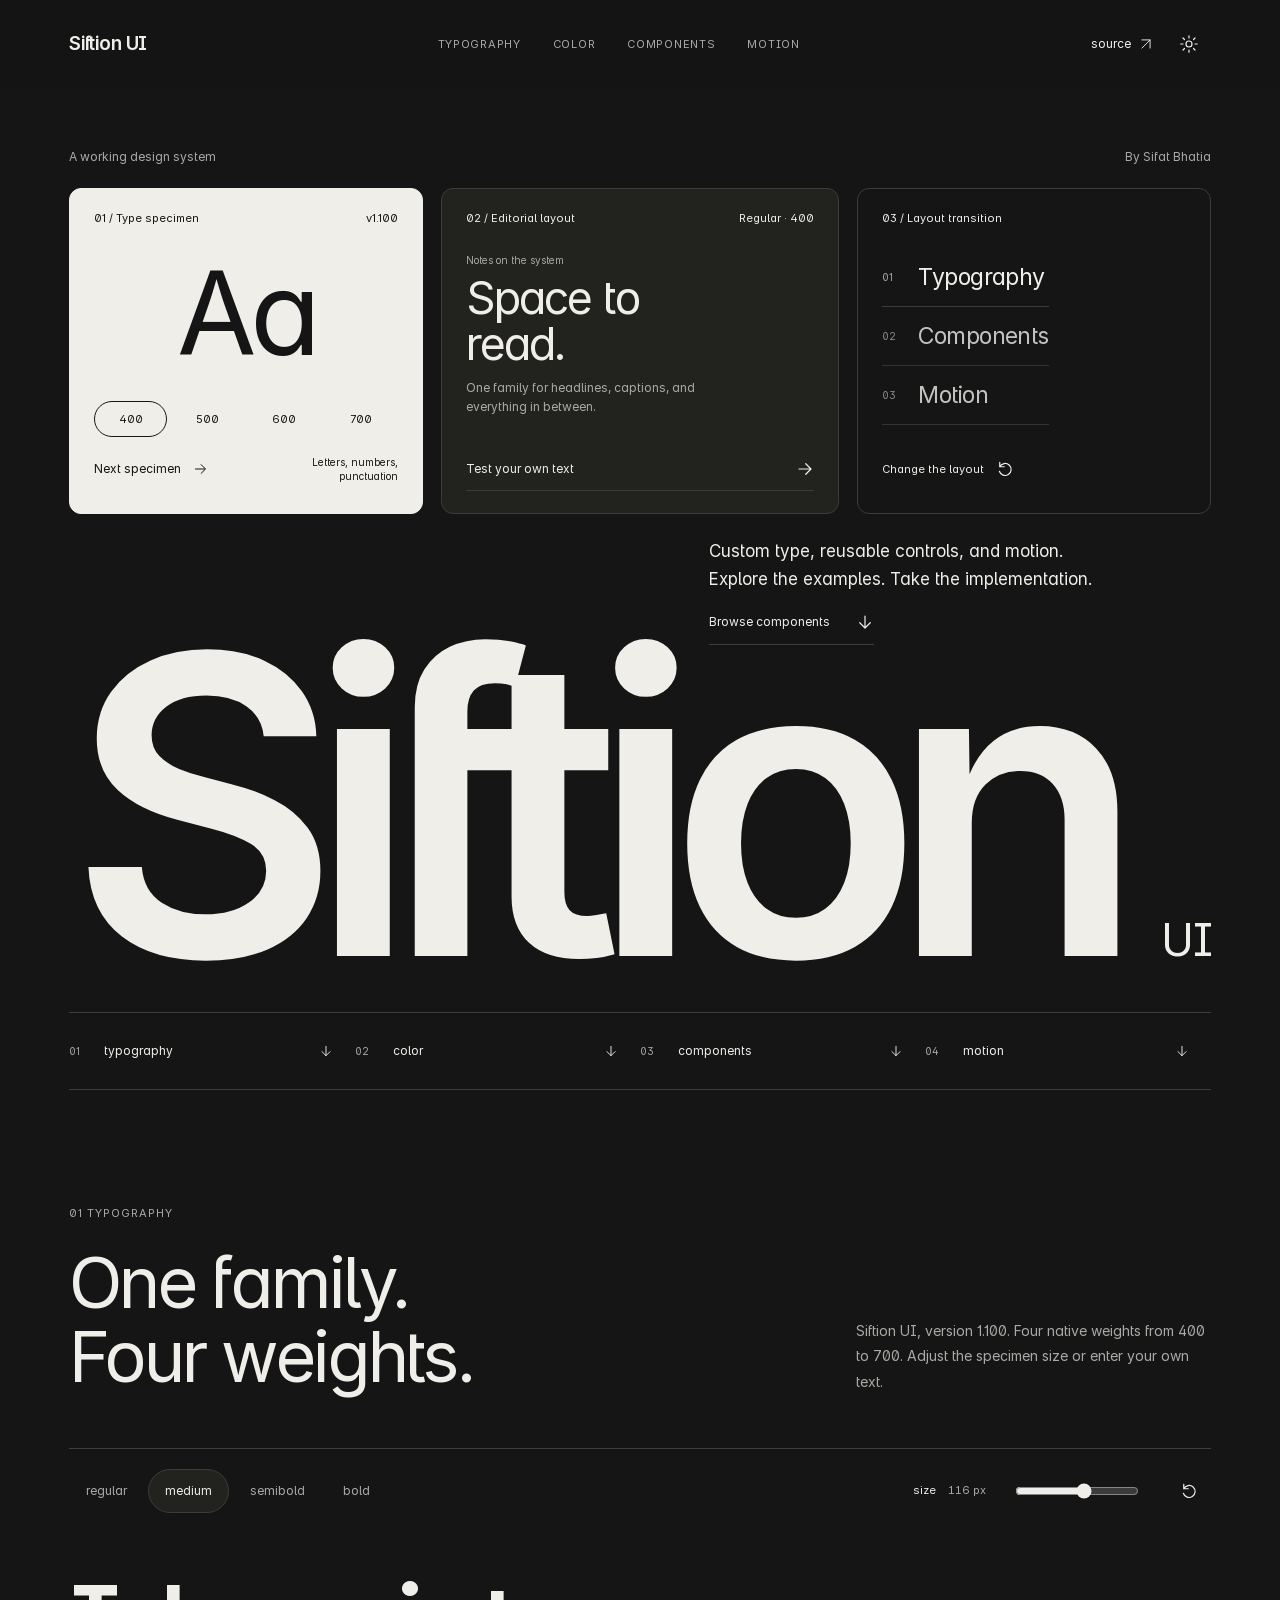
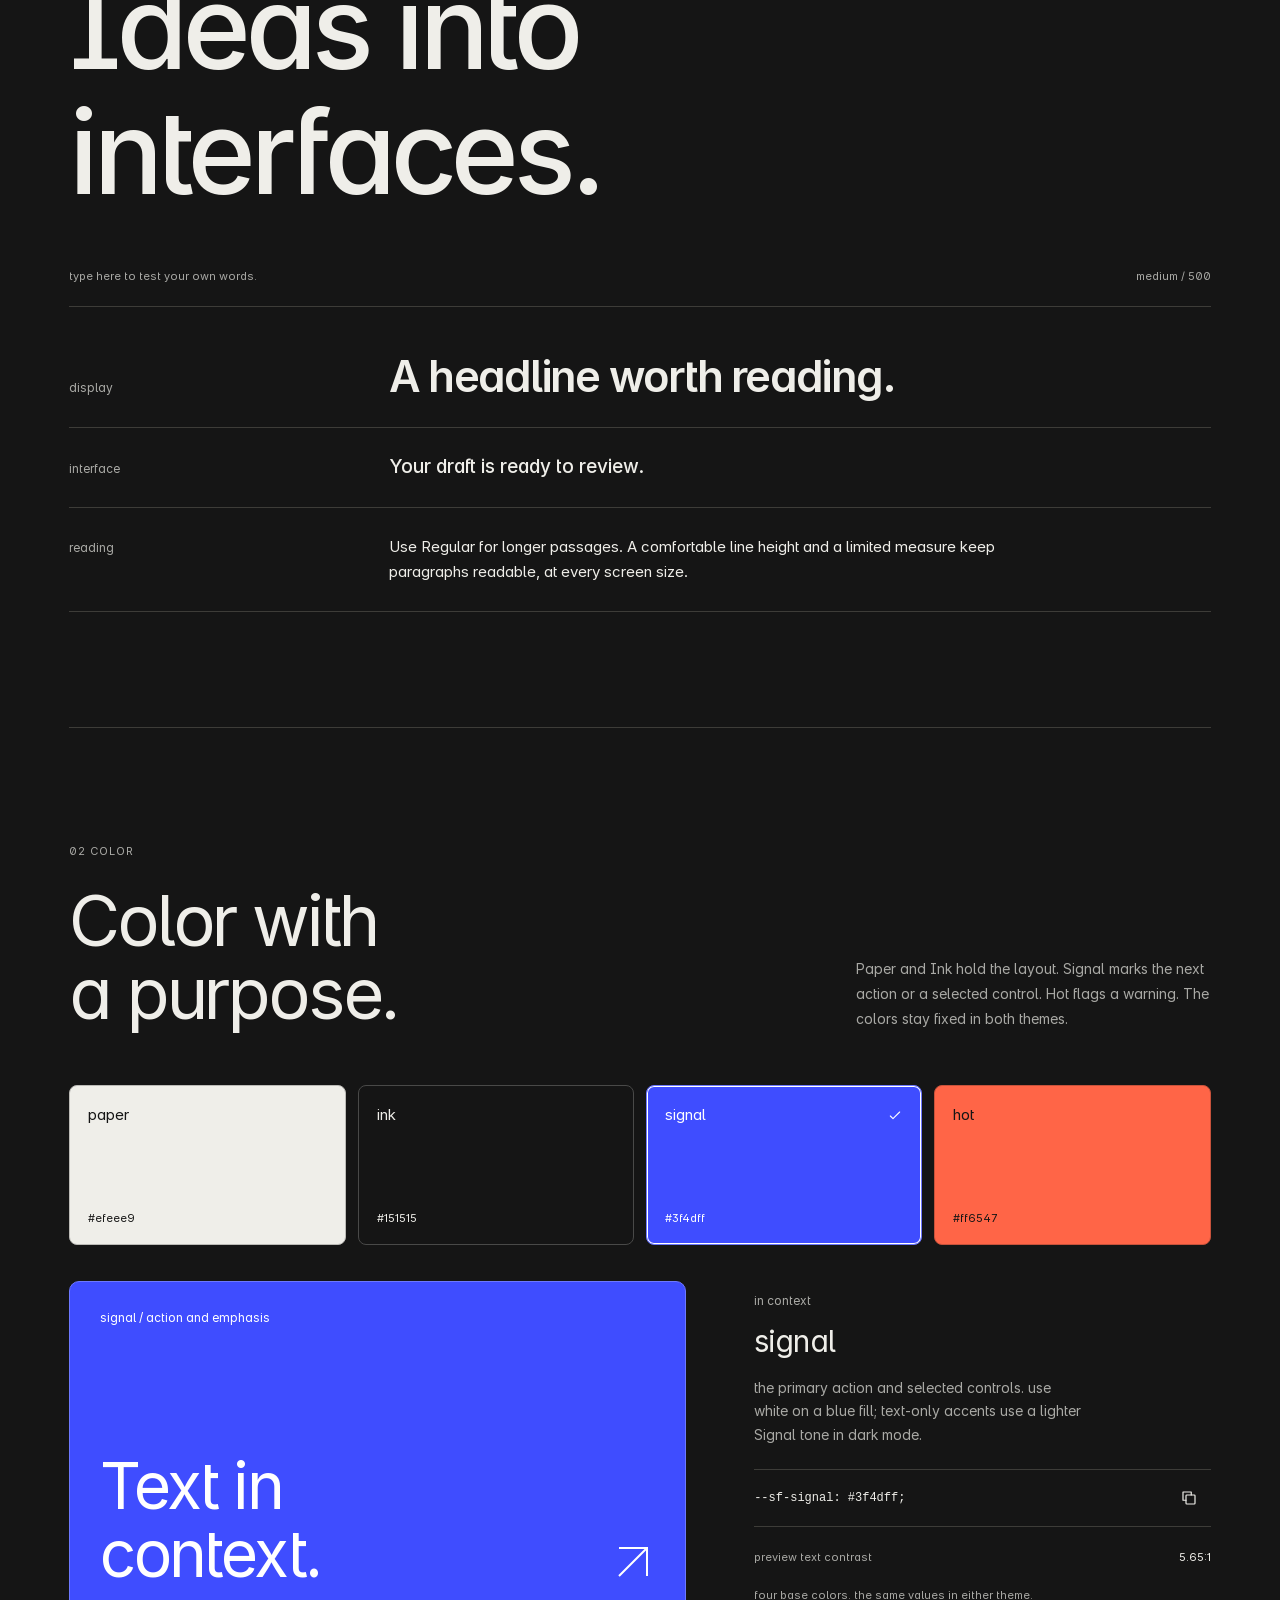
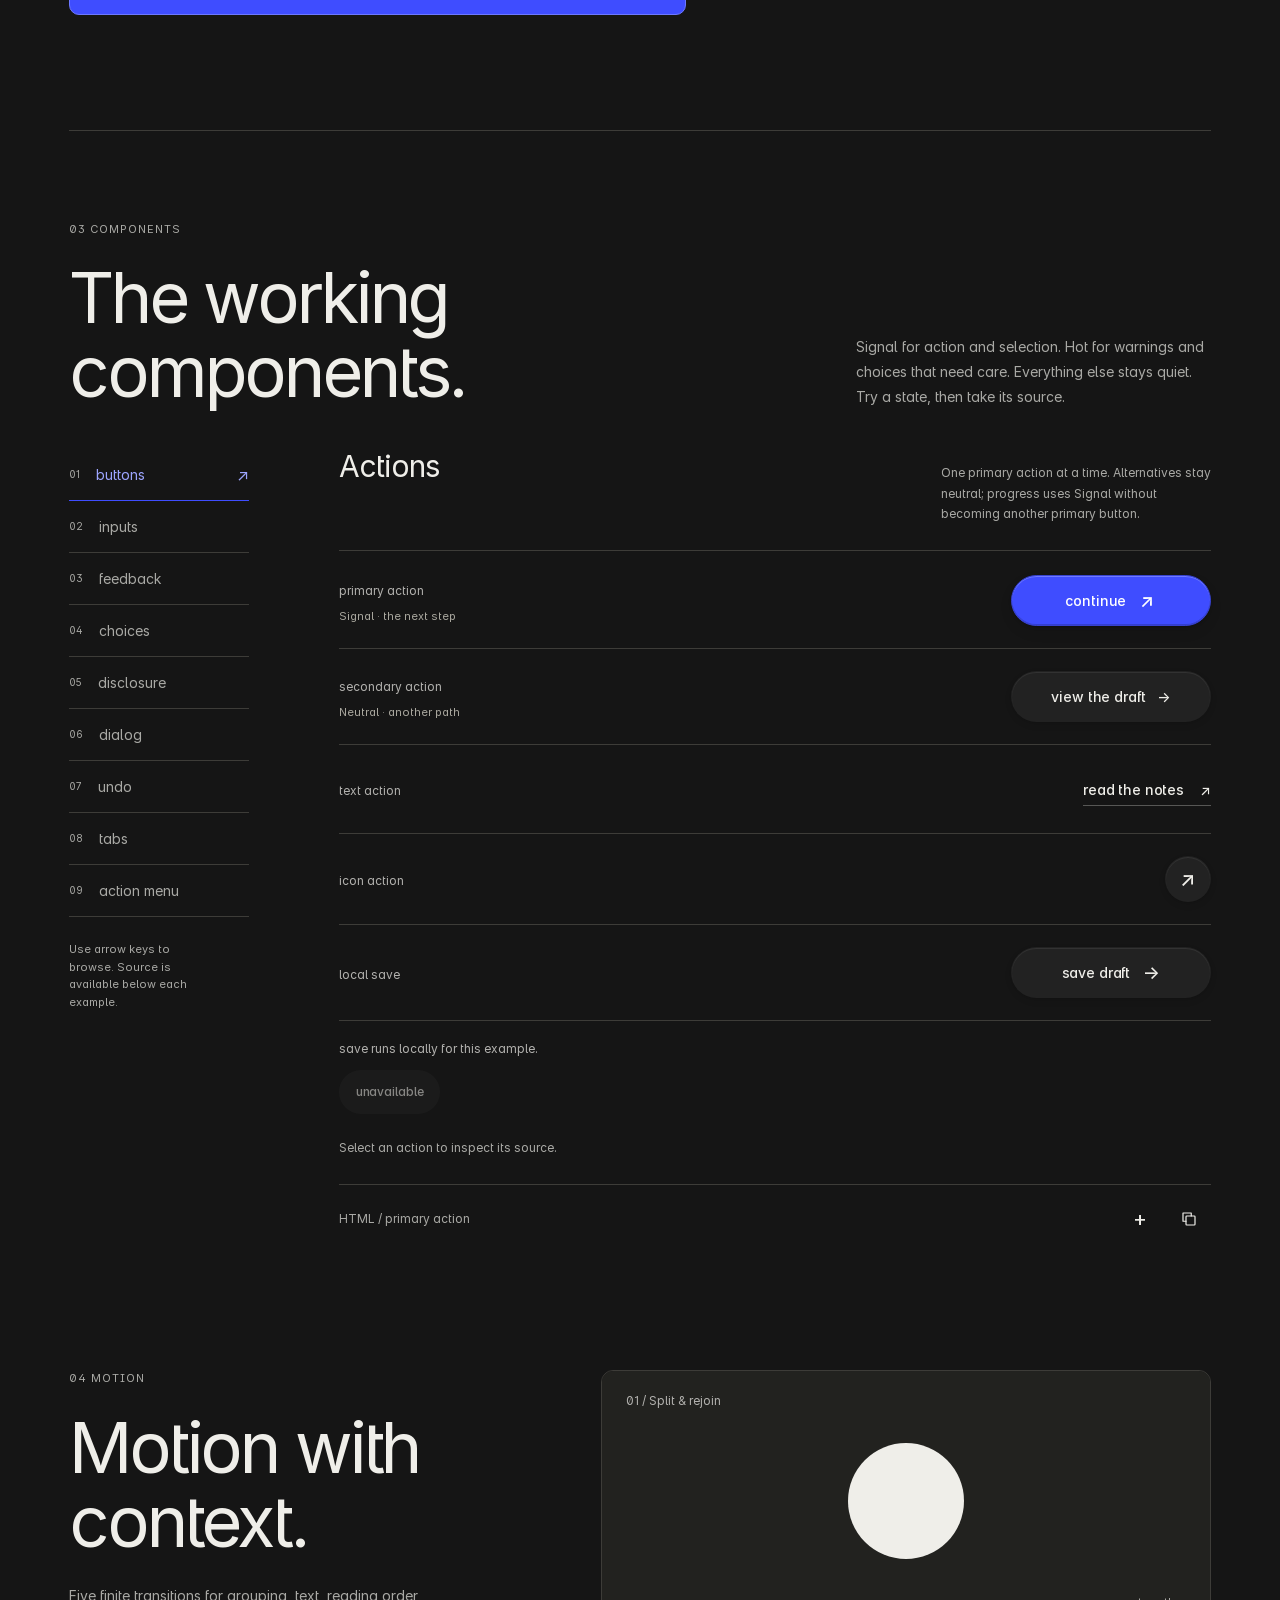
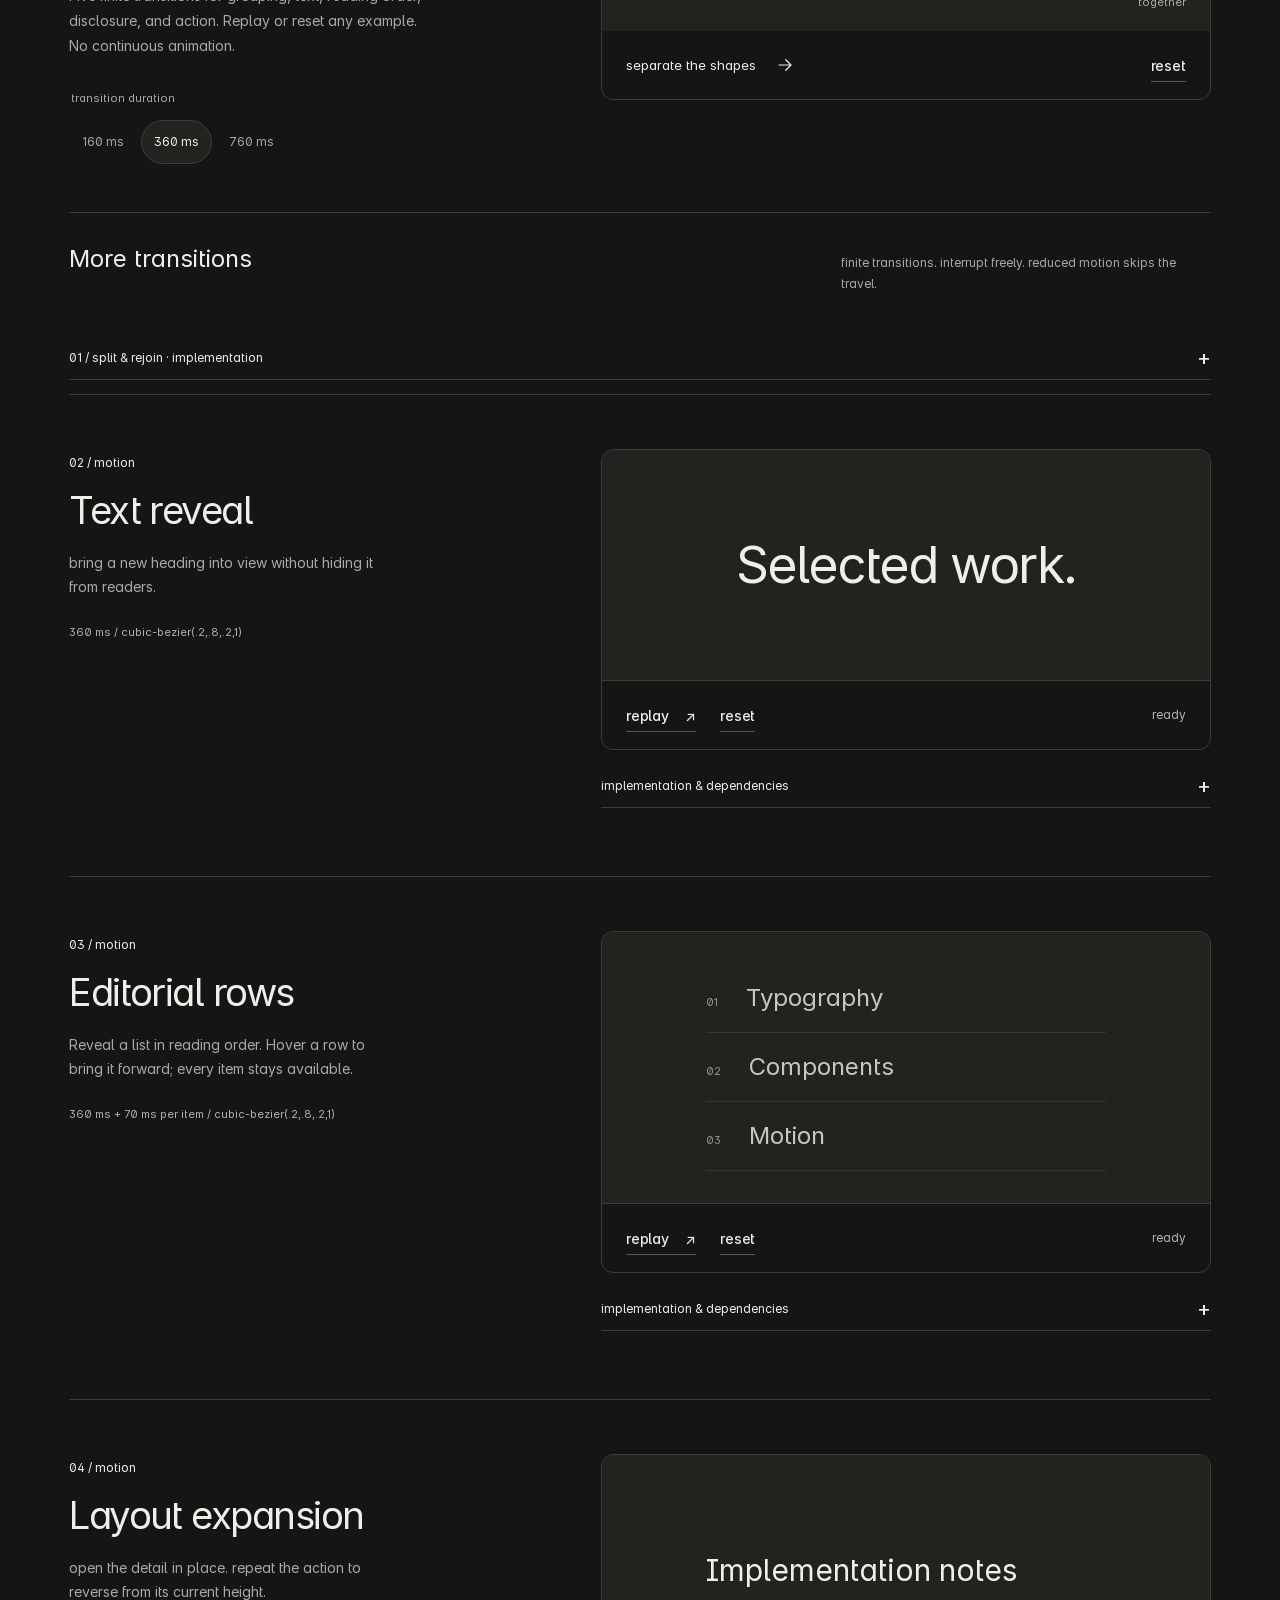
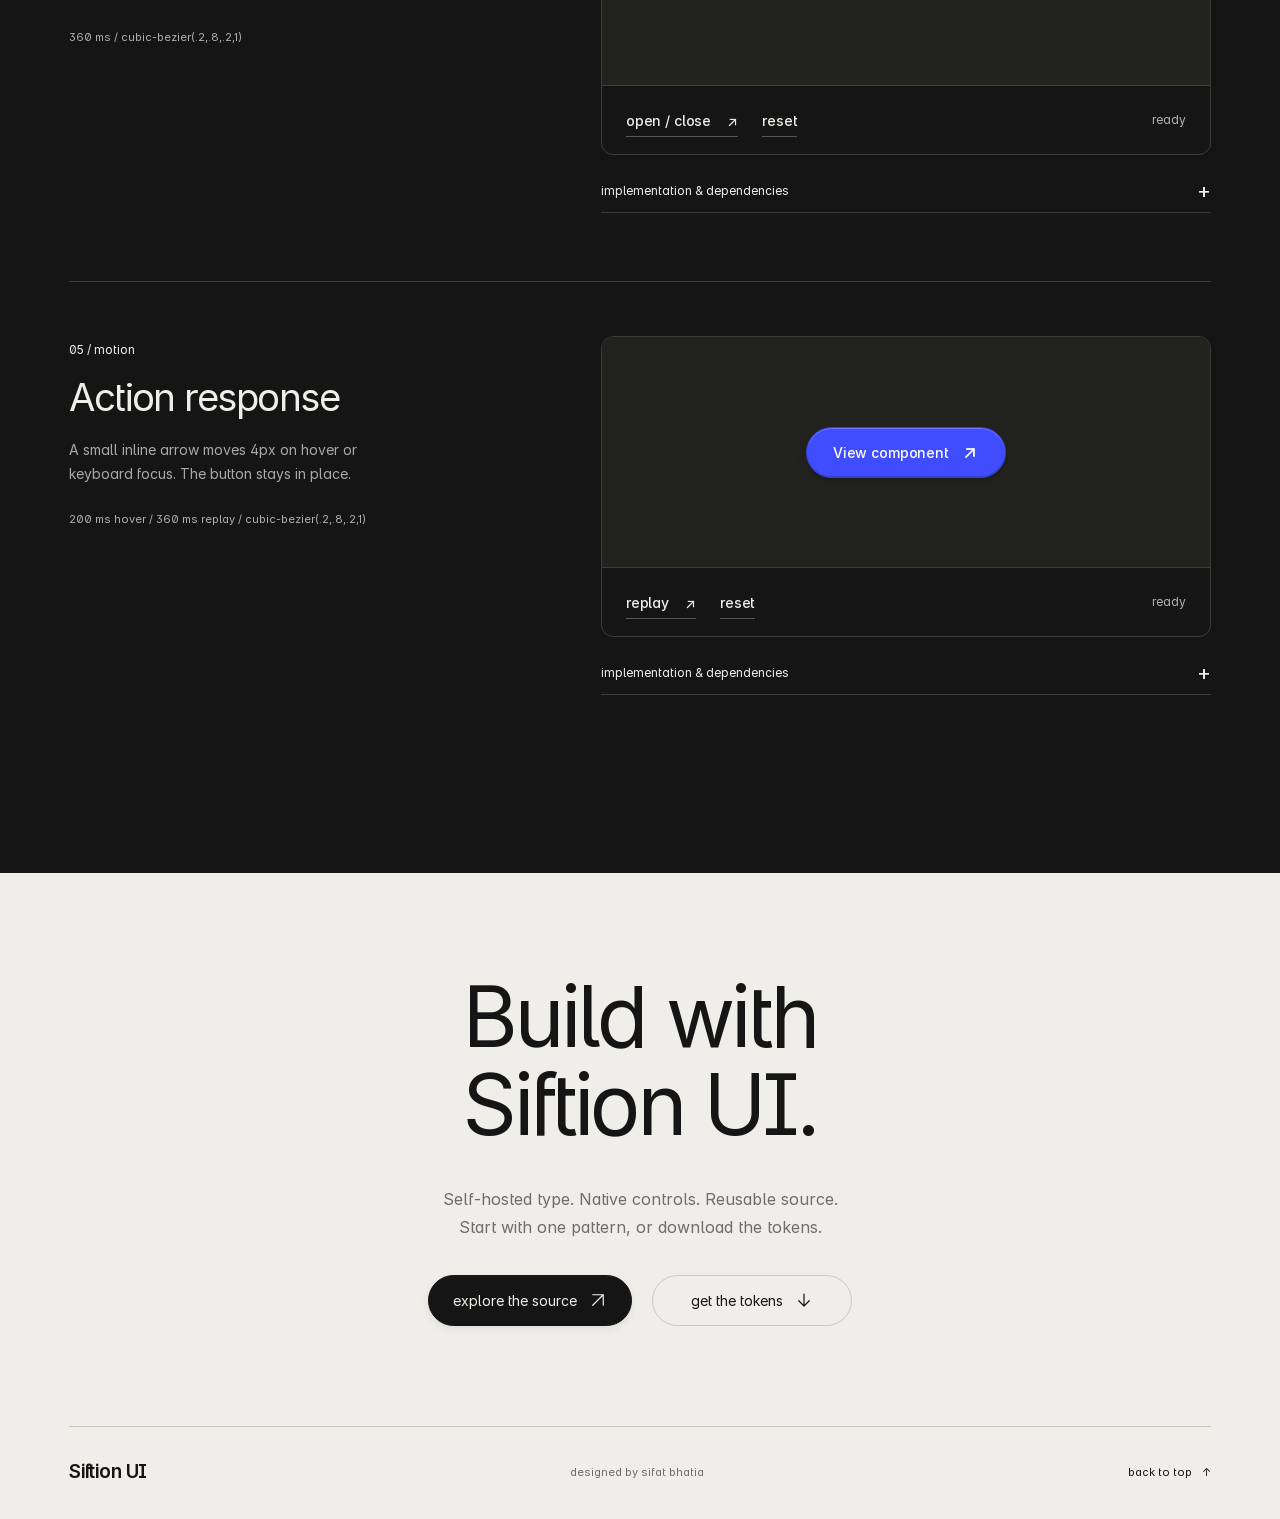
<file: index.html>
<!doctype html>
<html lang="en" data-mode="night">
  <head>
    <meta charset="utf-8" />
    <meta name="viewport" content="width=device-width, initial-scale=1" />
    <meta
      name="description"
      content="Siftion UI: custom type, four colors, and a working library of controls and motion. Try the examples and copy their implementation."
    />
    <meta name="theme-color" content="#151515" />
    <title>Siftion UI | Type, components &amp; motion</title>
    <link rel="icon" href="assets/favicon.svg" type="image/svg+xml" />
    <meta
      property="og:title"
      content="Siftion UI | Type, components &amp; motion"
    />
    <meta
      property="og:description"
      content="A working design system by Sifat Bhatia. Test the type, explore the components, and copy the source."
    />
    <meta property="og:type" content="website" />
    <meta property="og:image" content="assets/social-card.png" />
    <meta property="og:image:width" content="1200" />
    <meta property="og:image:height" content="630" />
    <meta name="twitter:card" content="summary_large_image" />
    <meta name="twitter:image" content="assets/social-card.png" />
    <script>
      (() => {
        let saved;
        try {
          saved = localStorage.getItem('siftion-showcase:mode');
        } catch (_) {
          /* Optional persistence. */
        }
        const mode = ['light', 'night'].includes(saved) ? saved : 'night';
        document.documentElement.dataset.mode = mode;
      })();
    </script>
    <link rel="stylesheet" href="styles/tokens.css" />
    <link rel="stylesheet" href="styles/components.css" />
    <link rel="stylesheet" href="styles/showcase.css" />
    <link rel="stylesheet" href="styles/library.css" />
    <link rel="stylesheet" href="styles/navigation.css" />
    <script src="scripts/library.js" defer></script>
    <script src="scripts/navigation.js" defer></script>
    <script src="scripts/showcase.js" defer></script>
  </head>
  <body class="sx-page">
    <a class="sx-skip" href="#main">skip to content</a>
    <svg
      class="sx-sprite"
      aria-hidden="true"
      xmlns="http://www.w3.org/2000/svg"
    >
      <symbol id="sx-arrow" viewBox="0 0 24 24">
        <path d="M4 12h15M13 5l7 7-7 7" />
      </symbol>
      <symbol id="sx-diagonal" viewBox="0 0 24 24">
        <path d="M5 19 19 5M5 5h14v14" />
      </symbol>
      <symbol id="sx-down" viewBox="0 0 24 24">
        <path d="M12 4v16M5 13l7 7 7-7" />
      </symbol>
      <symbol id="sx-replay" viewBox="0 0 24 24">
        <path d="M5 9a8 8 0 1 1-.5 6M5 3v6h6" />
      </symbol>
      <symbol id="sx-copy" viewBox="0 0 24 24">
        <rect x="8" y="8" width="12" height="12" rx="1" />
        <path d="M15 8V4H4v11h4" />
      </symbol>
      <symbol id="sx-check" viewBox="0 0 24 24">
        <path d="m5 12 4 4L19 6" />
      </symbol>
      <symbol id="sx-sun" viewBox="0 0 24 24">
        <circle cx="12" cy="12" r="4" />
        <path
          d="M12 1v3m0 16v3M1 12h3m16 0h3M4 4l2 2m12 12 2 2M20 4l-2 2M6 18l-2 2"
        />
      </symbol>
      <symbol id="sx-moon" viewBox="0 0 24 24">
        <path d="M20 14.5A9 9 0 0 1 9.5 4a9 9 0 1 0 10.5 10.5Z" />
      </symbol>
      <symbol id="sx-menu" viewBox="0 0 24 24">
        <g fill="currentColor" stroke="none">
          <circle cx="5" cy="5" r="1.7" />
          <circle cx="12" cy="5" r="1.7" />
          <circle cx="19" cy="5" r="1.7" />
          <circle cx="5" cy="12" r="1.7" />
          <circle cx="12" cy="12" r="1.7" />
          <circle cx="19" cy="12" r="1.7" />
          <circle cx="5" cy="19" r="1.7" />
          <circle cx="12" cy="19" r="1.7" />
          <circle cx="19" cy="19" r="1.7" />
        </g>
      </symbol>
      <symbol id="sx-close" viewBox="0 0 24 24">
        <path d="m5 5 14 14M5 19 19 5" />
      </symbol>
    </svg>

    <header class="sx-header">
      <div class="sx-shell sx-header-inner">
        <a class="sx-brand" href="#top" aria-label="Siftion UI home"
          >Siftion UI</a
        >
        <nav class="sx-nav" id="site-nav" aria-label="Main navigation">
          <a href="#typography">typography</a><a href="#color">color</a
          ><a href="#components">components</a><a href="#motion">motion</a>
        </nav>
        <div class="sx-header-actions">
          <a
            class="sx-source-link"
            href="https://github.com/sifatbhatia/sifton-design-system"
            >source
            <svg class="sx-icon" aria-hidden="true">
              <use href="#sx-diagonal" /></svg
          ></a>
          <button
            class="sx-icon-button"
            type="button"
            data-theme-toggle
            aria-label="Use dark theme"
            aria-pressed="false"
          >
            <svg class="sx-icon" aria-hidden="true">
              <use href="#sx-moon" />
            </svg>
          </button>
          <button
            class="sx-icon-button sx-menu-button"
            type="button"
            data-menu-toggle
            aria-label="Open navigation"
            aria-expanded="false"
            aria-controls="site-nav"
          >
            <svg class="sx-icon" aria-hidden="true">
              <use href="#sx-menu" />
            </svg>
          </button>
        </div>
      </div>
    </header>

    <main id="main" tabindex="-1">
      <section class="sx-shell sx-hero" id="top" aria-labelledby="hero-title">
        <div class="sx-hero-eyebrow">
          <p>A working design system</p>
          <span>By Sifat Bhatia</span>
        </div>
        <div
          class="sx-hero-specimens"
          aria-label="Interactive system specimens"
        >
          <article class="sx-glyph-tile sx-rail-item">
            <div class="sx-tile-top">
              <span>01 / Type specimen</span><span>v1.100</span>
            </div>
            <span class="sx-hero-glyph" data-hero-glyph aria-hidden="true"
              >Aa</span
            >
            <fieldset class="sx-hero-weights">
              <legend class="sx-sr-only">Hero specimen weight</legend>
              <label
                ><input
                  type="radio"
                  name="hero-weight"
                  value="400"
                  checked
                /><span>400</span></label
              >
              <label
                ><input type="radio" name="hero-weight" value="500" /><span
                  >500</span
                ></label
              >
              <label
                ><input type="radio" name="hero-weight" value="600" /><span
                  >600</span
                ></label
              >
              <label
                ><input type="radio" name="hero-weight" value="700" /><span
                  >700</span
                ></label
              >
            </fieldset>
            <div class="sx-hero-action-wrap">
              <button class="sx-specimen-next" type="button" data-hero-action>
                Next specimen
                <svg class="sx-icon" aria-hidden="true">
                  <use href="#sx-arrow" />
                </svg></button
              ><span class="sx-small" data-hero-feedback aria-live="polite"
                >Letters, numbers, punctuation</span
              >
            </div>
          </article>
          <article class="sx-reading-tile sx-rail-item">
            <div class="sx-tile-top">
              <span>02 / Editorial layout</span><span>Regular · 400</span>
            </div>
            <div class="sx-reading-preview">
              <span class="sx-small">Notes on the system</span>
              <h2>Space to<br />read.</h2>
              <p>
                One family for headlines, captions, and everything in between.
              </p>
            </div>
            <a class="sx-text-link" href="#typography"
              >Test your own text
              <svg class="sx-icon" aria-hidden="true">
                <use href="#sx-arrow" /></svg
            ></a>
          </article>
          <button
            class="sx-shape-tile sx-rail-item"
            type="button"
            data-rearrange
            aria-pressed="false"
            aria-label="Rearrange the composition"
          >
            <span class="sx-tile-top">03 / Layout transition</span>
            <span class="sx-layout-preview"
              ><span><small>01</small>Typography</span
              ><span><small>02</small>Components</span
              ><span><small>03</small>Motion</span></span
            >
            <span class="sx-tile-bottom"
              ><span data-rearrange-label>Change the layout</span
              ><svg class="sx-icon" aria-hidden="true">
                <use href="#sx-replay" /></svg
            ></span>
          </button>
        </div>
        <div class="sx-hero-intro">
          <p>
            Custom type, reusable controls, and motion.<br />Explore the
            examples. Take the implementation.
          </p>
          <a class="sx-text-link" href="#components"
            >Browse components
            <svg class="sx-icon" aria-hidden="true"><use href="#sx-down" /></svg
          ></a>
        </div>
        <div class="sx-masthead">
          <h1 id="hero-title">Siftion<span class="sx-sr-only"> UI</span></h1>
          <span class="sx-ui-stamp" aria-hidden="true">UI</span>
        </div>
        <nav class="sx-chapter-nav" aria-label="Explore the design system">
          <a href="#typography"
            ><span>01</span>typography<svg class="sx-icon" aria-hidden="true">
              <use href="#sx-down" /></svg
          ></a>
          <a href="#color"
            ><span>02</span>color<svg class="sx-icon" aria-hidden="true">
              <use href="#sx-down" /></svg
          ></a>
          <a href="#components"
            ><span>03</span>components<svg class="sx-icon" aria-hidden="true">
              <use href="#sx-down" /></svg
          ></a>
          <a href="#motion"
            ><span>04</span>motion<svg class="sx-icon" aria-hidden="true">
              <use href="#sx-down" /></svg
          ></a>
        </nav>
      </section>

      <section
        class="sx-shell sx-section sx-type-section"
        id="typography"
        aria-labelledby="type-title"
      >
        <div class="sx-section-heading">
          <div>
            <p class="sx-eyebrow">01 typography</p>
            <h2 id="type-title">One family.<br />Four weights.</h2>
          </div>
          <p class="sx-description">
            Siftion UI, version 1.100. Four native weights from 400 to 700.
            Adjust the specimen size or enter your own text.
          </p>
        </div>
        <div class="sx-type-lab">
          <div class="sx-type-toolbar">
            <fieldset class="sx-segmented">
              <legend class="sx-sr-only">specimen font weight</legend>
              <label
                ><input type="radio" name="type-weight" value="400" /><span
                  >regular</span
                ></label
              ><label
                ><input
                  type="radio"
                  name="type-weight"
                  value="500"
                  checked
                /><span>medium</span></label
              ><label
                ><input type="radio" name="type-weight" value="600" /><span
                  >semibold</span
                ></label
              ><label
                ><input type="radio" name="type-weight" value="700" /><span
                  >bold</span
                ></label
              >
            </fieldset>
            <label class="sx-size-control" for="type-size"
              ><span
                >size
                <output id="type-size-output" for="type-size"
                  >116 px</output
                ></span
              ><input
                id="type-size"
                type="range"
                min="32"
                max="180"
                value="116"
                step="1"
            /></label>
            <button
              class="sx-icon-button"
              type="button"
              data-reset-type
              aria-label="Reset the type specimen"
            >
              <svg class="sx-icon" aria-hidden="true">
                <use href="#sx-replay" />
              </svg>
            </button>
          </div>
          <label class="sx-sr-only" for="type-specimen"
            >edit the type specimen</label
          >
          <textarea
            class="sx-type-input"
            id="type-specimen"
            rows="2"
            maxlength="180"
            spellcheck="false"
            autocapitalize="off"
            aria-describedby="type-help"
          >
Ideas into
interfaces.</textarea
          >
          <div class="sx-type-baseline">
            <span id="type-help">type here to test your own words.</span
            ><span data-type-weight-label>medium / 500</span>
          </div>
        </div>
        <div class="sx-type-roles">
          <div>
            <span class="sx-small">display</span>
            <p class="sx-role-display">A headline worth reading.</p>
          </div>
          <div>
            <span class="sx-small">interface</span>
            <p class="sx-role-interface">Your draft is ready to review.</p>
          </div>
          <div>
            <span class="sx-small">reading</span>
            <p class="sx-role-reading">
              Use Regular for longer passages. A comfortable line height and a
              limited measure keep paragraphs readable, at every screen size.
            </p>
          </div>
        </div>
      </section>

      <section
        class="sx-color-section"
        id="color"
        aria-labelledby="color-title"
      >
        <div class="sx-shell sx-section">
          <div class="sx-section-heading">
            <div>
              <p class="sx-eyebrow">02 color</p>
              <h2 id="color-title">Color with<br />a purpose.</h2>
            </div>
            <p class="sx-description">
              Paper and Ink hold the layout. Signal marks the next action or a
              selected control. Hot flags a warning. The colors stay fixed in
              both themes.
            </p>
          </div>
          <fieldset class="sx-swatches">
            <legend class="sx-sr-only">
              preview a color from the base palette
            </legend>
            <label
              class="sx-swatch"
              style="--swatch: #efeee9; --swatch-ink: #151515"
              ><input type="radio" name="palette" value="paper" /><span
                class="sx-swatch-face"
                ><span
                  >paper<svg class="sx-icon" aria-hidden="true">
                    <use href="#sx-check" /></svg></span
                ><span>#efeee9</span></span
              ></label
            >
            <label
              class="sx-swatch"
              style="--swatch: #151515; --swatch-ink: #efeee9"
              ><input type="radio" name="palette" value="ink" /><span
                class="sx-swatch-face"
                ><span
                  >ink<svg class="sx-icon" aria-hidden="true">
                    <use href="#sx-check" /></svg></span
                ><span>#151515</span></span
              ></label
            >
            <label
              class="sx-swatch"
              style="--swatch: #3f4dff; --swatch-ink: #ffffff"
              ><input type="radio" name="palette" value="signal" checked /><span
                class="sx-swatch-face"
                ><span
                  >signal<svg class="sx-icon" aria-hidden="true">
                    <use href="#sx-check" /></svg></span
                ><span>#3f4dff</span></span
              ></label
            >
            <label
              class="sx-swatch"
              style="--swatch: #ff6547; --swatch-ink: #151515"
              ><input type="radio" name="palette" value="hot" /><span
                class="sx-swatch-face"
                ><span
                  >hot<svg class="sx-icon" aria-hidden="true">
                    <use href="#sx-check" /></svg></span
                ><span>#ff6547</span></span
              ></label
            >
          </fieldset>
          <div class="sx-color-context">
            <div class="sx-color-stage" data-color-stage>
              <span class="sx-small" data-color-role
                >signal / action &amp; emphasis</span
              >
              <p>Text in<br />context.</p>
              <svg class="sx-stage-arrow" aria-hidden="true">
                <use href="#sx-diagonal" />
              </svg>
            </div>
            <div class="sx-color-details">
              <div>
                <p class="sx-small">in context</p>
                <h3 data-color-name>signal</h3>
                <p data-color-description>
                  blue for the next action. pair it with white text, not ink, at
                  small sizes.
                </p>
              </div>
              <div class="sx-token-code">
                <code data-color-code>--sf-signal: #3f4dff;</code
                ><button
                  class="sx-icon-button"
                  type="button"
                  data-copy-color
                  aria-label="Copy the selected color token"
                >
                  <svg class="sx-icon" aria-hidden="true">
                    <use href="#sx-copy" />
                  </svg>
                </button>
              </div>
              <div class="sx-color-footnote">
                <span>preview text contrast</span
                ><span data-color-contrast></span>
              </div>
              <p class="sx-fine-print">
                four base colors. the same values in either theme.
              </p>
            </div>
          </div>
        </div>
      </section>

      <section
        class="sx-shell sx-section"
        id="components"
        aria-labelledby="components-title"
      >
        <div class="sx-section-heading">
          <div>
            <p class="sx-eyebrow">03 components</p>
            <h2 id="components-title">The working<br />components.</h2>
          </div>
          <p class="sx-description">
            Signal for action and selection. Hot for warnings and choices that
            need care. Everything else stays quiet. Try a state, then take its
            source.
          </p>
        </div>
        <div class="sx-component-board" data-component-workspace data-sf-tabs>
          <div class="sx-board-toolbar">
            <div
              class="sx-tabs"
              role="tablist"
              aria-label="Component examples"
              aria-orientation="vertical"
             data-sf-tablist>
              <button
                id="tab-buttons"
                type="button"
                role="tab"
                aria-selected="true"
                aria-controls="panel-buttons"
                data-tab="buttons"
               data-sf-tab>
                buttons</button
              ><button
                id="tab-inputs"
                type="button"
                role="tab"
                aria-selected="false"
                aria-controls="panel-inputs"
                tabindex="-1"
                data-tab="inputs"
               data-sf-tab>
                inputs</button
              ><button
                id="tab-states"
                type="button"
                role="tab"
                aria-selected="false"
                aria-controls="panel-states"
                tabindex="-1"
                data-tab="states"
               data-sf-tab>
                feedback</button
              ><button
                id="tab-choices"
                type="button"
                role="tab"
                aria-selected="false"
                aria-controls="panel-choices"
                tabindex="-1"
                data-tab="choices"
               data-sf-tab>
                choices</button
              ><button
                id="tab-disclosure"
                type="button"
                role="tab"
                aria-selected="false"
                aria-controls="panel-disclosure"
                tabindex="-1"
                data-tab="disclosure"
               data-sf-tab>
                disclosure</button
              ><button
                id="tab-dialog"
                type="button"
                role="tab"
                aria-selected="false"
                aria-controls="panel-dialog"
                tabindex="-1"
                data-tab="dialog"
               data-sf-tab>
                dialog</button
              ><button
                id="tab-undo"
                type="button"
                role="tab"
                aria-selected="false"
                aria-controls="panel-undo"
                tabindex="-1"
                data-tab="undo"
               data-sf-tab>
                undo
              </button>
              <button id="tab-tabs" type="button" role="tab" aria-selected="false" aria-controls="panel-tabs" tabindex="-1" data-tab="tabs" data-sf-tab>tabs</button>

              <button id="tab-menu" type="button" role="tab" aria-selected="false" aria-controls="panel-menu" tabindex="-1" data-tab="menu" data-sf-tab>action menu</button>
</div>
            <span class="sx-small sx-board-note"
              >Use arrow keys to browse. Source is available below each
              example.</span
            >
          </div>
          <div class="sx-component-body">
            <div class="sx-component-preview">
              <div
                id="panel-buttons"
                class="sx-tab-panel"
                role="tabpanel"
                aria-labelledby="tab-buttons"
                tabindex="0"
               data-sf-tabpanel>
                <div class="sx-component-intro">
                  <h3>Actions</h3>
                  <p>
                    One primary action at a time. Alternatives stay neutral;
                    progress uses Signal without becoming another primary
                    button.
                  </p>
                </div>
                <div class="sf-action-sheet" data-sf-example>
                  <div class="sf-action-row">
                    <div>
                      <span class="sf-caption">primary action</span>
                      <p class="sf-action-guidance">Signal · the next step</p>
                    </div>
                    <button
                      class="sf-button sf-button--primary"
                      type="button"
                      data-demo-button="primary"
                    >
                      <span>continue</span
                      ><span class="sf-button__cap" aria-hidden="true">↗</span>
                    </button>
                  </div>
                  <div class="sf-action-row">
                    <div>
                      <span class="sf-caption">secondary action</span>
                      <p class="sf-action-guidance">Neutral · another path</p>
                    </div>
                    <button
                      class="sf-button sf-button--secondary"
                      type="button"
                      data-demo-button="signal"
                    >
                      <span>view the draft</span
                      ><span aria-hidden="true">→</span>
                    </button>
                  </div>
                  <div class="sf-action-row">
                    <div><span class="sf-caption">text action</span></div>
                    <button
                      class="sf-button sf-button--ghost"
                      type="button"
                      data-demo-button="ghost"
                    >
                      <span>read the notes</span
                      ><span aria-hidden="true">↗</span>
                    </button>
                  </div>
                  <div class="sf-action-row">
                    <div><span class="sf-caption">icon action</span></div>
                    <button
                      class="sf-button sf-button--icon"
                      type="button"
                      data-demo-button="icon"
                      aria-label="inspect icon action"
                    >
                      <span aria-hidden="true">↗</span>
                    </button>
                  </div>
                  <div class="sf-action-row">
                    <div><span class="sf-caption">local save</span></div>
                    <button
                      class="sf-button sf-button--async"
                      type="button"
                      data-sf-async
                      data-demo-button="async"
                    >
                      <span data-sf-async-label>save draft</span
                      ><span class="sf-button__cap" aria-hidden="true">→</span>
                    </button>
                  </div>
                  <p class="sf-caption" role="status" data-sf-async-status>
                    save runs locally for this example.
                  </p>
                  <button class="sf-button" type="button" disabled>
                    unavailable
                  </button>
                </div>
                <p
                  class="sx-example-caption"
                  data-button-feedback
                  aria-live="polite"
                >
                  Select an action to inspect its source.
                </p>
              </div>
              <div
                id="panel-inputs"
                class="sx-tab-panel"
                role="tabpanel"
                aria-labelledby="tab-inputs"
                tabindex="0"
               data-sf-tabpanel>
                <div class="sx-component-intro">
                  <h3>Input</h3>
                  <p>
                    Signal shows focus. Hot marks what needs fixing, with a
                    message that explains why.
                  </p>
                </div>
                <form class="sx-example-form sf-form" data-sf-example data-sf-form data-example-form novalidate>
  <div class="sf-field">
    <label class="sf-field__label" for="example-name">draft title</label>
    <input
      id="example-name"
      name="title"
      data-sf-input
      type="text"
      placeholder="a working title"
      maxlength="64"
      aria-describedby="example-help example-error"
      required
    />
    <p id="example-help" class="sf-field__help">required. up to 64 characters.</p>
    <p id="example-error" class="sf-field__error" data-sf-error role="alert" hidden>add a title before saving this example.</p>
  </div>

  <fieldset class="sf-field-group">
    <legend>draft details</legend>
    <div class="sf-field-grid">
      <div class="sf-field">
        <label class="sf-field__label" for="example-kind">draft type</label>
        <select id="example-kind" name="kind" aria-describedby="example-kind-help">
          <option value="note">note</option>
          <option value="article">article</option>
          <option value="project">project</option>
        </select>
        <p id="example-kind-help" class="sf-field__help">choose the format that fits your draft.</p>
      </div>
      <div class="sf-field">
        <label class="sf-field__label" for="example-destination">destination <span class="sf-field__optional">read-only</span></label>
        <input id="example-destination" name="destination" type="text" value="local example" readonly aria-describedby="example-destination-help" />
        <p id="example-destination-help" class="sf-field__help">no account or server is connected.</p>
      </div>
    </div>
    <div class="sf-field">
      <label class="sf-field__label" for="example-description">description <span class="sf-field__optional">optional</span></label>
      <textarea
        id="example-description"
        name="description"
        rows="3"
        maxlength="320"
        placeholder="what is this draft about?"
        aria-describedby="example-description-help"
      ></textarea>
      <p id="example-description-help" class="sf-field__help">up to 320 characters. resize the field if you need more room.</p>
    </div>
  </fieldset>

  <div class="sf-form__footer">
    <div class="sf-controls">
      <button class="sf-button sf-button--primary" type="submit">save example <span class="sf-button__cap" aria-hidden="true">↗</span></button>
      <button class="sf-button sf-button--ghost" type="reset">reset fields</button>
    </div>
    <p class="sf-caption">local example only. nothing is sent or kept after reload.</p>
    <p data-form-feedback data-sf-form-status role="status" aria-live="polite" aria-atomic="true"></p>
  </div>
</form>
              </div>
              <div
                id="panel-states"
                class="sx-tab-panel"
                role="tabpanel"
                aria-labelledby="tab-states"
                tabindex="0"
               data-sf-tabpanel>
                <div class="sf-feedback-demo" data-sf-example data-sf-feedback>
                  <div class="sf-setting">
                    <h3>Feedback</h3>
                    <p class="sf-caption">
                      Confirmation stays neutral. Hot is reserved for a warning,
                      never a decoration.
                    </p>
                  </div>
                  <span
                    class="sf-status sx-status-example"
                    data-state-preview
                    data-sf-feedback-status
                    data-state="saved"
                    role="status"
                    >saved locally</span
                  >
                  <p class="sf-caption" data-sf-feedback-detail>
                    The local example is up to date. No further action needed.
                  </p>
                  <fieldset class="sx-segmented sx-state-options sf-segment">
                    <legend class="sx-sr-only">preview a feedback state</legend>
                    <label
                      ><input
                        type="radio"
                        name="feedback-state"
                        value="saved"
                        checked
                      /><span>saved</span></label
                    ><label
                      ><input
                        type="radio"
                        name="feedback-state"
                        value="attention"
                      /><span>attention</span></label
                    ><label
                      ><input
                        type="radio"
                        name="feedback-state"
                        value="waiting"
                      /><span>waiting</span></label
                    >
                  </fieldset>
                </div>
              </div>
              <div
                id="panel-choices"
                class="sx-tab-panel"
                role="tabpanel"
                aria-labelledby="tab-choices"
                tabindex="0"
               data-sf-tabpanel>
                <div class="sf-preferences" data-sf-example>
                  <div class="sf-setting">
                    <div>
                      <h3>reading preferences</h3>
                      <p class="sf-caption">
                        native choices. use space to toggle, arrow keys to
                        select.
                      </p>
                    </div>
                  </div>
                  <label class="sf-switch"
                    ><span>email me reading reminders</span
                    ><input type="checkbox" role="switch" /><span
                      class="sf-switch__track"
                      aria-hidden="true"
                    ></span
                  ></label>
                  <label class="sf-switch"
                    ><span
                      >team reminders
                      <small>unavailable in this demo</small></span
                    ><input type="checkbox" role="switch" disabled /><span
                      class="sf-switch__track"
                      aria-hidden="true"
                    ></span
                  ></label>
                  <fieldset class="sf-choices">
                    <legend>include in the reading list</legend>
                    <label
                      ><input type="checkbox" value="essays" checked /><span
                        >essays</span
                      ></label
                    ><label
                      ><input type="checkbox" value="notes" /><span
                        >notes</span
                      ></label
                    ><label
                      ><input type="checkbox" value="interviews" /><span
                        >interviews</span
                      ></label
                    >
                  </fieldset>
                  <fieldset class="sf-segment">
                    <legend>list density</legend>
                    <div class="sf-segment__track">
                      <label
                        ><input
                          type="radio"
                          name="density"
                          value="comfortable"
                          checked
                        /><span>comfortable</span></label
                      ><label
                        ><input
                          type="radio"
                          name="density"
                          value="compact"
                        /><span>compact</span></label
                      >
                    </div>
                  </fieldset>
                </div>
              </div>
              <div
                id="panel-disclosure"
                class="sx-tab-panel"
                role="tabpanel"
                aria-labelledby="tab-disclosure"
                tabindex="0"
               data-sf-tabpanel>
                <div class="sf-disclosures" data-sf-example>
                  <details class="sf-disclosure" open>
                    <summary>what comes with a pattern?</summary>
                    <div>
                      <p>
                        the markup in this panel, shared styles, and a small
                        initializer for behaviors that need javascript. native
                        choices and disclosures need no script.
                      </p>
                    </div>
                  </details>
                  <details class="sf-disclosure">
                    <summary>can i use more than one?</summary>
                    <div>
                      <p>
                        yes. give each instance unique ids and radio names. call
                        SiftionUI.init(container) after adding it. existing
                        controls will not bind twice.
                      </p>
                    </div>
                  </details>
                  <details class="sf-disclosure">
                    <summary>what happens without motion?</summary>
                    <div>
                      <p>
                        the same state change, without the travel. no
                        information depends on an animation finishing.
                      </p>
                    </div>
                  </details>
                </div>
              </div>
              <div
                id="panel-dialog"
                class="sx-tab-panel"
                role="tabpanel"
                aria-labelledby="tab-dialog"
                tabindex="0"
               data-sf-tabpanel>
                <div
                  class="sf-dialog-demo"
                  data-sf-example
                  data-sf-dialog-group
                >
                  <h3>review before closing</h3>
                  <p class="sf-caption">
                    a native modal keeps focus inside. escape closes it and
                    returns you here.
                  </p>
                  <button
                    class="sf-button sf-button--primary"
                    type="button"
                    data-sf-dialog-open
                  >
                    <span>review draft</span
                    ><span class="sf-button__cap" aria-hidden="true">↗</span>
                  </button>
                  <dialog
                    class="sf-dialog"
                    aria-labelledby="draft-dialog-title"
                  >
                    <form method="dialog">
                      <span class="sf-caption">local example</span>
                      <h2 id="draft-dialog-title">leave this draft?</h2>
                      <p>
                        this only closes the preview. your field example stays
                        as it is.
                      </p>
                      <div class="sf-controls">
                        <button
                          class="sf-button sf-button--primary"
                          value="keep"
                          autofocus
                        >
                          keep editing</button
                        ><button
                          class="sf-button sf-button--ghost"
                          value="close"
                        >
                          close preview
                        </button>
                      </div>
                    </form>
                  </dialog>
                </div>
              </div>
              <div
                id="panel-undo"
                class="sx-tab-panel"
                role="tabpanel"
                aria-labelledby="tab-undo"
                tabindex="0"
               data-sf-tabpanel>
                <div class="sx-component-intro">
                  <h3>Reversible removal</h3>
                  <p>Remove a note, then bring it back. Undo stays available until you dismiss the receipt. Nothing changes outside this example.</p>
                </div>
                <div class="sf-undo-demo" data-sf-example data-sf-undo>
  <article class="sf-undo__row" data-sf-undo-item aria-labelledby="undo-entry-title">
    <div class="sf-undo__content">
      <p class="sf-undo__eyebrow">reading list / 01</p>
      <h3 id="undo-entry-title" class="sf-undo__title" data-sf-undo-title>a note on spacing</h3>
      <p class="sf-undo__meta"><span>design notes</span><span>saved in this example</span></p>
    </div>
    <div class="sf-undo__actions">
      <button class="sf-button sf-button--ghost sf-undo__remove" type="button" data-sf-remove aria-label="remove a note on spacing">remove</button>
    </div>
  </article>

  <div class="sf-undo__receipt" data-sf-receipt hidden>
    <div class="sf-undo__content">
      <p class="sf-undo__eyebrow">removed from reading list</p>
      <h3 class="sf-undo__title">a note on spacing</h3>
      <p class="sf-undo__meta">undo stays available until you restore the entry or dismiss this receipt.</p>
    </div>
    <div class="sf-undo__actions">
      <button class="sf-button sf-button--primary" type="button" data-sf-restore aria-label="undo removal of a note on spacing">undo removal</button>
      <button class="sf-button sf-button--ghost sf-undo__dismiss" type="button" data-sf-dismiss>dismiss receipt</button>
    </div>
  </div>

  <div class="sf-undo__empty" data-sf-undo-empty hidden>
    <p>the reading list is empty.</p>
    <p>the entry is still removed. reset the example to bring it back.</p>
  </div>

  <div class="sf-undo__footer">
    <p data-sf-undo-status role="status" aria-live="polite" aria-atomic="true"></p>
    <button class="sf-button sf-button--ghost" type="button" data-sf-undo-reset hidden>reset example</button>
  </div>
  <p class="sf-caption">this only changes the example. your files and saved reading lists are not affected.</p>
</div>
              </div>
              <div id="panel-tabs" class="sx-tab-panel" role="tabpanel" aria-labelledby="tab-tabs" tabindex="0" data-sf-tabpanel>
                <div class="sx-component-intro"><h3>Content tabs</h3><p>Keep related content together. Each section has its own keyboard-accessible tab; without JavaScript, every section remains readable.</p></div>
                <!-- standalone component fragment, not a page shell.
load styles/tokens.css and styles/navigation.css.
load scripts/navigation.js, then call SiftionNavigation.init(root).
no showcase assets required. give every copied instance unique ids. -->
<div class="sf-tabs" data-sf-example data-sf-tabs>
  <div class="sf-tabs__list" data-sf-tablist role="tablist" aria-label="draft details" aria-orientation="horizontal">
    <button class="sf-tabs__tab" id="draft-tab-overview" type="button" role="tab" data-sf-tab="overview" aria-controls="draft-panel-overview" aria-selected="true">overview</button>
    <button class="sf-tabs__tab" id="draft-tab-notes" type="button" role="tab" data-sf-tab="notes" aria-controls="draft-panel-notes" aria-selected="false">notes</button>
    <button class="sf-tabs__tab" id="draft-tab-history" type="button" role="tab" data-sf-tab="history" aria-controls="draft-panel-history" aria-selected="false">history</button>
  </div>
  <section class="sf-tabs__panel" id="draft-panel-overview" data-sf-tabpanel="overview" role="tabpanel" aria-labelledby="draft-tab-overview" tabindex="0">
    <h3>a note on spacing</h3>
    <p>an example draft with its supporting notes and revision history. switch sections without leaving the draft.</p>
    <ul class="sf-nav-rows">
      <li><span>working title</span><small>a note on spacing</small></li>
      <li><span>format</span><small>short essay</small></li>
    </ul>
  </section>
  <section class="sf-tabs__panel" id="draft-panel-notes" data-sf-tabpanel="notes" role="tabpanel" aria-labelledby="draft-tab-notes" tabindex="0">
    <h3>notes for the next revision</h3>
    <p>these are sample notes, not a connected editing service.</p>
    <ul class="sf-nav-rows">
      <li><span>shorten the opening paragraph</span><small>writing</small></li>
      <li><span>keep the reading measure consistent</span><small>layout</small></li>
    </ul>
  </section>
  <section class="sf-tabs__panel" id="draft-panel-history" data-sf-tabpanel="history" role="tabpanel" aria-labelledby="draft-tab-history" tabindex="0">
    <h3>example revision history</h3>
    <p>illustrative entries for this draft. no edits are recorded here.</p>
    <ol class="sf-nav-rows">
      <li><span>first outline</span><small>revision 01</small></li>
      <li><span>reading notes added</span><small>revision 02</small></li>
    </ol>
  </section>
  <p class="sf-navigation-note">left and right arrow keys select a section. home and end select the first and last. without javascript, all sections remain readable.</p>
</div>
              </div>

              <div id="panel-menu" class="sx-tab-panel" role="tabpanel" aria-labelledby="tab-menu" tabindex="0" data-sf-tabpanel>
                <div class="sx-component-intro"><h3>Action menu</h3><p>Contextual actions for an example reading list. Duplicate, archive, and restore change this local list only.</p></div>
                <!-- standalone component fragment, not a page shell.
load styles/tokens.css and styles/navigation.css.
load scripts/navigation.js, then call SiftionNavigation.init(root).
no showcase assets required. data-sf-menu-local opts into this DOM-only demo.
give every copied instance unique ids. -->
<div class="sf-menu" data-sf-example data-sf-menu data-sf-menu-local>
  <div class="sf-menu__heading">
    <h3>reading list actions</h3>
    <p>duplicate or archive the original note in this example list. restore brings it back. nothing is sent or kept after reload.</p>
  </div>
  <details class="sf-menu__disclosure" data-sf-menu-disclosure>
    <summary class="sf-menu__trigger" id="reading-menu-trigger" data-sf-menu-trigger aria-haspopup="menu" aria-controls="reading-menu-panel">note actions <span aria-hidden="true">↓</span></summary>
    <div class="sf-menu__panel" id="reading-menu-panel" data-sf-menu-panel role="menu" aria-labelledby="reading-menu-trigger" tabindex="-1">
      <button class="sf-menu__item" type="button" role="menuitem" data-sf-menu-item="duplicate">duplicate original</button>
      <button class="sf-menu__item sf-menu__item--caution" type="button" role="menuitem" data-sf-menu-item="archive">archive original</button>
      <button class="sf-menu__item" type="button" role="menuitem" data-sf-menu-item="restore" aria-disabled="true">restore original</button>
      <hr class="sf-menu__separator" role="separator" />
      <button class="sf-menu__item" type="button" role="menuitem" data-sf-menu-item="share" aria-disabled="true">share note <small>not connected in this local example</small></button>
    </div>
  </details>
  <ul class="sf-nav-rows" data-sf-menu-list aria-label="example reading list">
    <li data-sf-menu-record><span data-sf-menu-record-title>a note on spacing</span><small>example draft</small></li>
  </ul>
  <p class="sf-menu__status" role="status" aria-live="polite" aria-atomic="true" data-sf-menu-status>changes affect this example list only.</p>
  <button class="sf-menu__reset" type="button" data-sf-menu-reset>reset example list <span aria-hidden="true">↺</span></button>
  <p class="sf-navigation-note">arrow keys browse available actions. escape closes the menu. without javascript, note actions opens as a disclosure; list changes require javascript.</p>
</div>
              </div>
</div>
            <div class="sx-code-panel">
              <div class="sx-source-toolbar">
                <details class="sx-component-source">
                  <summary>
                    <span class="sx-small" data-snippet-label
                      >html / primary button</span
                    ><span aria-hidden="true">+</span>
                  </summary>
                  <pre><code data-component-code></code></pre>
                  <p class="sx-small" data-component-dependencies>
                    load tokens.css, components.css, library.css, and library.js. initialize with SiftionUI.init(root).
                  </p>
                </details>
                <button
                  class="sx-icon-button"
                  type="button"
                  data-copy-component
                  aria-label="Copy component HTML"
                >
                  <svg class="sx-icon" aria-hidden="true">
                    <use href="#sx-copy" />
                  </svg>
                </button>
              </div>
            </div>
          </div>
        </div>
      </section>

      <section
        class="sx-shell sx-motion-section"
        id="motion"
        aria-labelledby="motion-title"
      >
        <div class="sx-motion-copy">
          <p class="sx-eyebrow">04 motion</p>
          <h2 id="motion-title">Motion with<br />context.</h2>
          <p class="sx-description">
            Five finite transitions for grouping, text, reading order,
            disclosure, and action. Replay or reset any example. No continuous
            animation.
          </p>
          <fieldset class="sx-segmented sx-motion-speeds">
            <legend class="sx-small">transition duration</legend>
            <label
              ><input type="radio" name="motion-speed" value="fast" /><span
                >160 ms</span
              ></label
            ><label
              ><input
                type="radio"
                name="motion-speed"
                value="base"
                checked
              /><span>360 ms</span></label
            ><label
              ><input type="radio" name="motion-speed" value="slow" /><span
                >760 ms</span
              ></label
            >
          </fieldset>
          <p class="sx-small sx-reduced-note">
            reduced motion is on. changes are immediate.
          </p>
        </div>
        <div
          class="sx-motion-demo sf-split"
          data-motion-demo
          data-sf-split
          data-sf-example
        >
          <div class="sx-motion-stage">
            <span class="sf-caption sf-split__label"
              >01 / Split &amp; rejoin</span
            ><span class="sx-motion-shapes sf-split__shapes" aria-hidden="true"
              ><i></i><i></i><i></i><i></i></span
            ><span class="sx-small sx-motion-state" data-motion-state
              >together</span
            >
          </div>
          <div class="sx-motion-footer">
            <button
              class="sx-motion-trigger"
              type="button"
              data-motion-toggle
              data-sf-split-toggle
              aria-pressed="false"
            >
              <span data-motion-label>separate the shapes</span
              ><svg class="sx-icon" aria-hidden="true">
                <use href="#sx-arrow" />
              </svg></button
            ><button
              class="sf-button sf-button--ghost"
              type="button"
              data-sf-split-reset
            >
              reset
            </button>
          </div>
        </div>
      </section>

      <div class="sx-shell sx-motion-notebook">
        <div class="sx-notebook-heading">
          <h3>More transitions</h3>
          <p>
            finite transitions. interrupt freely. reduced motion skips the
            travel.
          </p>
        </div>
        <details class="sx-recipe-source" data-split-source>
          <summary>01 / split &amp; rejoin · implementation</summary>
          <p class="sf-caption">
            160 / 360 / 760 ms · cubic-bezier(.2,.8,.2,1). the toggle reverses
            the current transition; reset returns to the joined state.
          </p>
          <pre><code></code></pre>
          <button
            class="sf-button sf-button--ghost"
            type="button"
            data-copy-recipe
          >
            copy implementation
          </button>
        </details>
        <article class="sx-recipe" data-recipe="reveal">
          <div class="sx-recipe-caption">
            <span class="sx-small">02 / motion</span>
            <h3>Text reveal</h3>
            <p>bring a new heading into view without hiding it from readers.</p>
            <span class="sf-caption">360 ms / cubic-bezier(.2,.8,.2,1)</span>
          </div>
          <div class="sx-recipe-work">
            <div
              class="sf-motion-recipe"
              data-sf-example
              data-sf-motion="reveal"
            >
              <div class="sf-motion-surface">
                <p class="sf-reveal-line">
                  <span data-sf-motion-item>Selected work.</span>
                </p>
              </div>
              <div class="sf-motion-controls">
                <button
                  class="sf-button sf-button--ghost"
                  type="button"
                  data-sf-play
                >
                  replay <span aria-hidden="true">↗</span></button
                ><button
                  class="sf-button sf-button--ghost"
                  type="button"
                  data-sf-reset
                >
                  reset</button
                ><span class="sf-caption" role="status" data-sf-motion-status
                  >ready</span
                >
              </div>
            </div>
            <details class="sx-recipe-source">
              <summary>implementation &amp; dependencies</summary>
              <p class="sf-caption">
                load tokens.css, components.css, library.css, and library.js.
                call SiftionUI.init(root). copied markup includes the controls.
              </p>
              <pre><code></code></pre>
              <button
                class="sf-button sf-button--ghost"
                type="button"
                data-copy-recipe
              >
                copy implementation
              </button>
            </details>
          </div>
        </article>
        <article class="sx-recipe" data-recipe="stagger">
          <div class="sx-recipe-caption">
            <span class="sx-small">03 / motion</span>
            <h3>Editorial rows</h3>
            <p>
              Reveal a list in reading order. Hover a row to bring it forward;
              every item stays available.
            </p>
            <span class="sf-caption"
              >360 ms + 70 ms per item / cubic-bezier(.2,.8,.2,1)</span
            >
          </div>
          <div class="sx-recipe-work">
            <div
              class="sf-motion-recipe"
              data-sf-example
              data-sf-motion="stagger"
            >
              <div class="sf-motion-surface">
                <ol class="sf-motion-list">
                  <li data-sf-motion-item><span>01</span>Typography</li>
                  <li data-sf-motion-item><span>02</span>Components</li>
                  <li data-sf-motion-item><span>03</span>Motion</li>
                </ol>
              </div>
              <div class="sf-motion-controls">
                <button
                  class="sf-button sf-button--ghost"
                  type="button"
                  data-sf-play
                >
                  replay <span aria-hidden="true">↗</span></button
                ><button
                  class="sf-button sf-button--ghost"
                  type="button"
                  data-sf-reset
                >
                  reset</button
                ><span class="sf-caption" role="status" data-sf-motion-status
                  >ready</span
                >
              </div>
            </div>
            <details class="sx-recipe-source">
              <summary>implementation &amp; dependencies</summary>
              <p class="sf-caption">
                load tokens.css, components.css, library.css, and library.js.
                call SiftionUI.init(root). copied markup includes the controls.
              </p>
              <pre><code></code></pre>
              <button
                class="sf-button sf-button--ghost"
                type="button"
                data-copy-recipe
              >
                copy implementation
              </button>
            </details>
          </div>
        </article>
        <article class="sx-recipe" data-recipe="expand">
          <div class="sx-recipe-caption">
            <span class="sx-small">04 / motion</span>
            <h3>Layout expansion</h3>
            <p>
              open the detail in place. repeat the action to reverse from its
              current height.
            </p>
            <span class="sf-caption">360 ms / cubic-bezier(.2,.8,.2,1)</span>
          </div>
          <div class="sx-recipe-work">
            <div
              class="sf-motion-recipe"
              data-sf-example
              data-sf-motion="expand"
            >
              <div class="sf-motion-surface">
                <div class="sf-expand">
                  <h3>Implementation notes</h3>
                  <div data-sf-expand-body id="motion-expanded-note" hidden>
                    <p>
                      The panel measures its content before opening. Activate
                      the control again to reverse from the current height.
                    </p>
                  </div>
                </div>
              </div>
              <div class="sf-motion-controls">
                <button
                  class="sf-button sf-button--ghost"
                  type="button"
                  data-sf-play
                  aria-expanded="false"
                  aria-controls="motion-expanded-note"
                >
                  open / close <span aria-hidden="true">↗</span></button
                ><button
                  class="sf-button sf-button--ghost"
                  type="button"
                  data-sf-reset
                >
                  reset</button
                ><span class="sf-caption" role="status" data-sf-motion-status
                  >ready</span
                >
              </div>
            </div>
            <details class="sx-recipe-source">
              <summary>implementation &amp; dependencies</summary>
              <p class="sf-caption">
                load tokens.css, components.css, library.css, and library.js.
                call SiftionUI.init(root). copied markup includes the controls.
              </p>
              <pre><code></code></pre>
              <button
                class="sf-button sf-button--ghost"
                type="button"
                data-copy-recipe
              >
                copy implementation
              </button>
            </details>
          </div>
        </article>
        <article class="sx-recipe" data-recipe="direction">
          <div class="sx-recipe-caption">
            <span class="sx-small">05 / motion</span>
            <h3>Action response</h3>
            <p>
              A small inline arrow moves 4px on hover or keyboard focus. The
              button stays in place.
            </p>
            <span class="sf-caption"
              >200 ms hover / 360 ms replay / cubic-bezier(.2,.8,.2,1)</span
            >
          </div>
          <div class="sx-recipe-work">
            <div
              class="sf-motion-recipe"
              data-sf-example
              data-sf-motion="direction"
            >
              <div class="sf-motion-surface">
                <button
                  class="sf-button sf-button--primary"
                  type="button"
                  data-sf-motion-item
                >
                  <span>View component</span
                  ><span class="sf-button__cap" aria-hidden="true">↗</span>
                </button>
              </div>
              <div class="sf-motion-controls">
                <button
                  class="sf-button sf-button--ghost"
                  type="button"
                  data-sf-play
                >
                  replay <span aria-hidden="true">↗</span></button
                ><button
                  class="sf-button sf-button--ghost"
                  type="button"
                  data-sf-reset
                >
                  reset</button
                ><span class="sf-caption" role="status" data-sf-motion-status
                  >ready</span
                >
              </div>
            </div>
            <details class="sx-recipe-source">
              <summary>implementation &amp; dependencies</summary>
              <p class="sf-caption">
                load tokens.css, components.css, library.css, and library.js.
                call SiftionUI.init(root). copied markup includes the controls.
              </p>
              <pre><code></code></pre>
              <button
                class="sf-button sf-button--ghost"
                type="button"
                data-copy-recipe
              >
                copy implementation
              </button>
            </details>
          </div>
        </article>
      </div>
      <footer class="sx-footer">
        <div class="sx-shell">
          <div class="sx-footer-main">
            <h2>Build with<br />Siftion UI.</h2>
            <div>
              <p>
                Self-hosted type. Native controls. Reusable source.<br />Start
                with one pattern, or download the tokens.
              </p>
              <a
                class="sx-text-link"
                href="https://github.com/sifatbhatia/sifton-design-system"
                >explore the source
                <svg class="sx-icon" aria-hidden="true">
                  <use href="#sx-diagonal" /></svg></a
              ><a class="sx-text-link" href="tokens.json" download
                >get the tokens
                <svg class="sx-icon" aria-hidden="true">
                  <use href="#sx-down" /></svg
              ></a>
            </div>
          </div>
          <div class="sx-footer-bottom">
            <a class="sx-brand" href="#top">Siftion UI</a
            ><span>designed by sifat bhatia</span
            ><a href="#top"
              >back to top <span aria-hidden="true">&#8593;</span></a
            >
          </div>
        </div>
      </footer>
    </main>

    <div
      class="sx-toast"
      role="status"
      aria-live="polite"
      aria-atomic="true"
      data-toast
    ></div>
    <dialog
      class="sx-copy-dialog"
      data-copy-dialog
      aria-labelledby="copy-dialog-title"
    >
      <div>
        <h2 id="copy-dialog-title">copy this snippet</h2>
        <button
          class="sx-icon-button"
          type="button"
          data-close-dialog
          aria-label="Close copy dialog"
        >
          <svg class="sx-icon" aria-hidden="true"><use href="#sx-close" /></svg>
        </button>
      </div>
      <p>clipboard access is unavailable. select and copy the text below.</p>
      <label class="sx-sr-only" for="manual-copy">snippet to copy</label
      ><textarea id="manual-copy" rows="8" readonly></textarea
      ><button
        class="sf-button sf-button--primary"
        type="button"
        data-close-dialog
      >
        done
      </button>
    </dialog>
    <noscript
      ><p class="sx-noscript">
        the specimens and native choices work without scripts. enable javascript
        for validation, dialogs, replay, and copying.
      </p></noscript
    >
  </body>
</html>
</file>
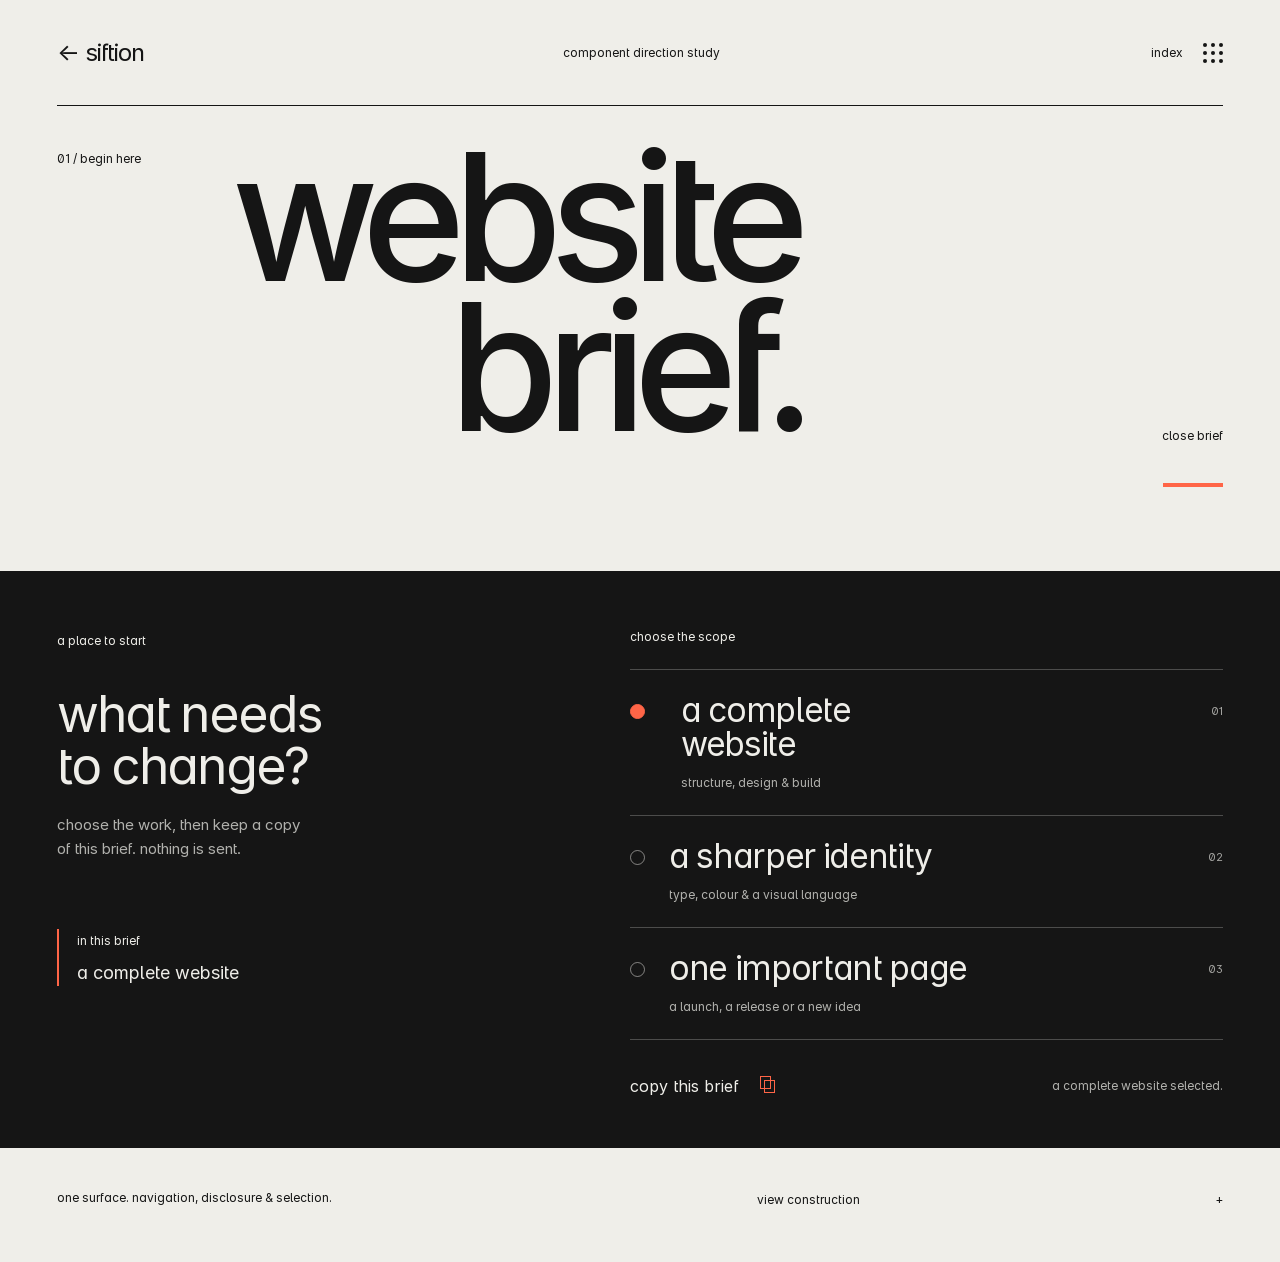
<file: component-direction.html>
<!doctype html>
<html lang="en">
<head><meta charset="utf-8"><meta name="viewport" content="width=device-width, initial-scale=1"><title>component direction | siftion</title><link rel="stylesheet" href="styles/component-direction.css"><script src="scripts/component-direction.js" defer></script></head>
<body>
<header class="masthead"><a href="index.html" class="back">← siftion</a><span class="study">component direction study</span><details class="index"><summary aria-label="page index"><span class="index-label">index</span><span class="dots" aria-hidden="true"><i></i><i></i><i></i><i></i><i></i><i></i><i></i><i></i><i></i></span></summary><nav aria-label="page index"><a href="#brief">the brief <span>01</span></a><a href="#scope">the scope <span>02</span></a><a href="#construction">the construction <span>03</span></a></nav></details></header>
<main>
<details class="brief" id="brief" open>
<summary class="hero-action"><span class="side-note">01 / begin here</span><h1>website<br><span class="second-line">brief.</span></h1><span class="action-end"><span class="action-label"><span class="closed-copy">open brief</span><span class="open-copy">close brief</span></span><span class="cross" aria-hidden="true"></span></span></summary>
<div class="brief-body" id="scope">
<div class="brief-context"><span class="small-label">a place to start</span><h2>what needs<br>to change?</h2><p>choose the work, then keep a copy of this brief. nothing is sent.</p><div class="selected-note"><span class="small-label">in this brief</span><output id="selection">a complete website</output></div></div>
<form class="scope-form">
<fieldset><legend>choose the scope</legend>
<label class="scope-row"><input type="radio" name="scope" value="a complete website" checked><span class="choice-mark" aria-hidden="true"></span><span class="choice-text">a complete<br>website<small>structure, design & build</small></span><span class="row-number" aria-hidden="true">01</span></label>
<label class="scope-row"><input type="radio" name="scope" value="a sharper identity"><span class="choice-mark" aria-hidden="true"></span><span class="choice-text">a sharper identity<small>type, colour & a visual language</small></span><span class="row-number" aria-hidden="true">02</span></label>
<label class="scope-row"><input type="radio" name="scope" value="one important page"><span class="choice-mark" aria-hidden="true"></span><span class="choice-text">one important page<small>a launch, a release or a new idea</small></span><span class="row-number" aria-hidden="true">03</span></label>
</fieldset>
<div class="brief-bottom"><button type="button" id="copy" hidden>copy this brief <span class="copy-icon" aria-hidden="true"></span></button><p role="status" id="status">a complete website selected.</p></div>
<noscript><style>.selected-note,#status{display:none}</style><p>your selection stays on this page. copy the scope text to keep it.</p></noscript>
</form>
</div></details>
<footer id="construction"><p>one surface. navigation, disclosure & selection.</p><details class="construction"><summary>view construction <span aria-hidden="true">+</span></summary><div><p>native details and radio inputs. one local clipboard action. no account, no submission.</p><a href="styles/component-direction.css">stylesheet ↗</a><a href="scripts/component-direction.js">interaction source ↗</a><pre><code>&lt;details open&gt;
  &lt;summary&gt;website brief.&lt;/summary&gt;
  &lt;fieldset&gt;
    &lt;legend&gt;choose the scope&lt;/legend&gt;
    &lt;label&gt;
      &lt;input type="radio" name="scope"&gt;
      a complete website
    &lt;/label&gt;
  &lt;/fieldset&gt;
&lt;/details&gt;</code></pre></div></details></footer>
</main>
</body></html>
</file>
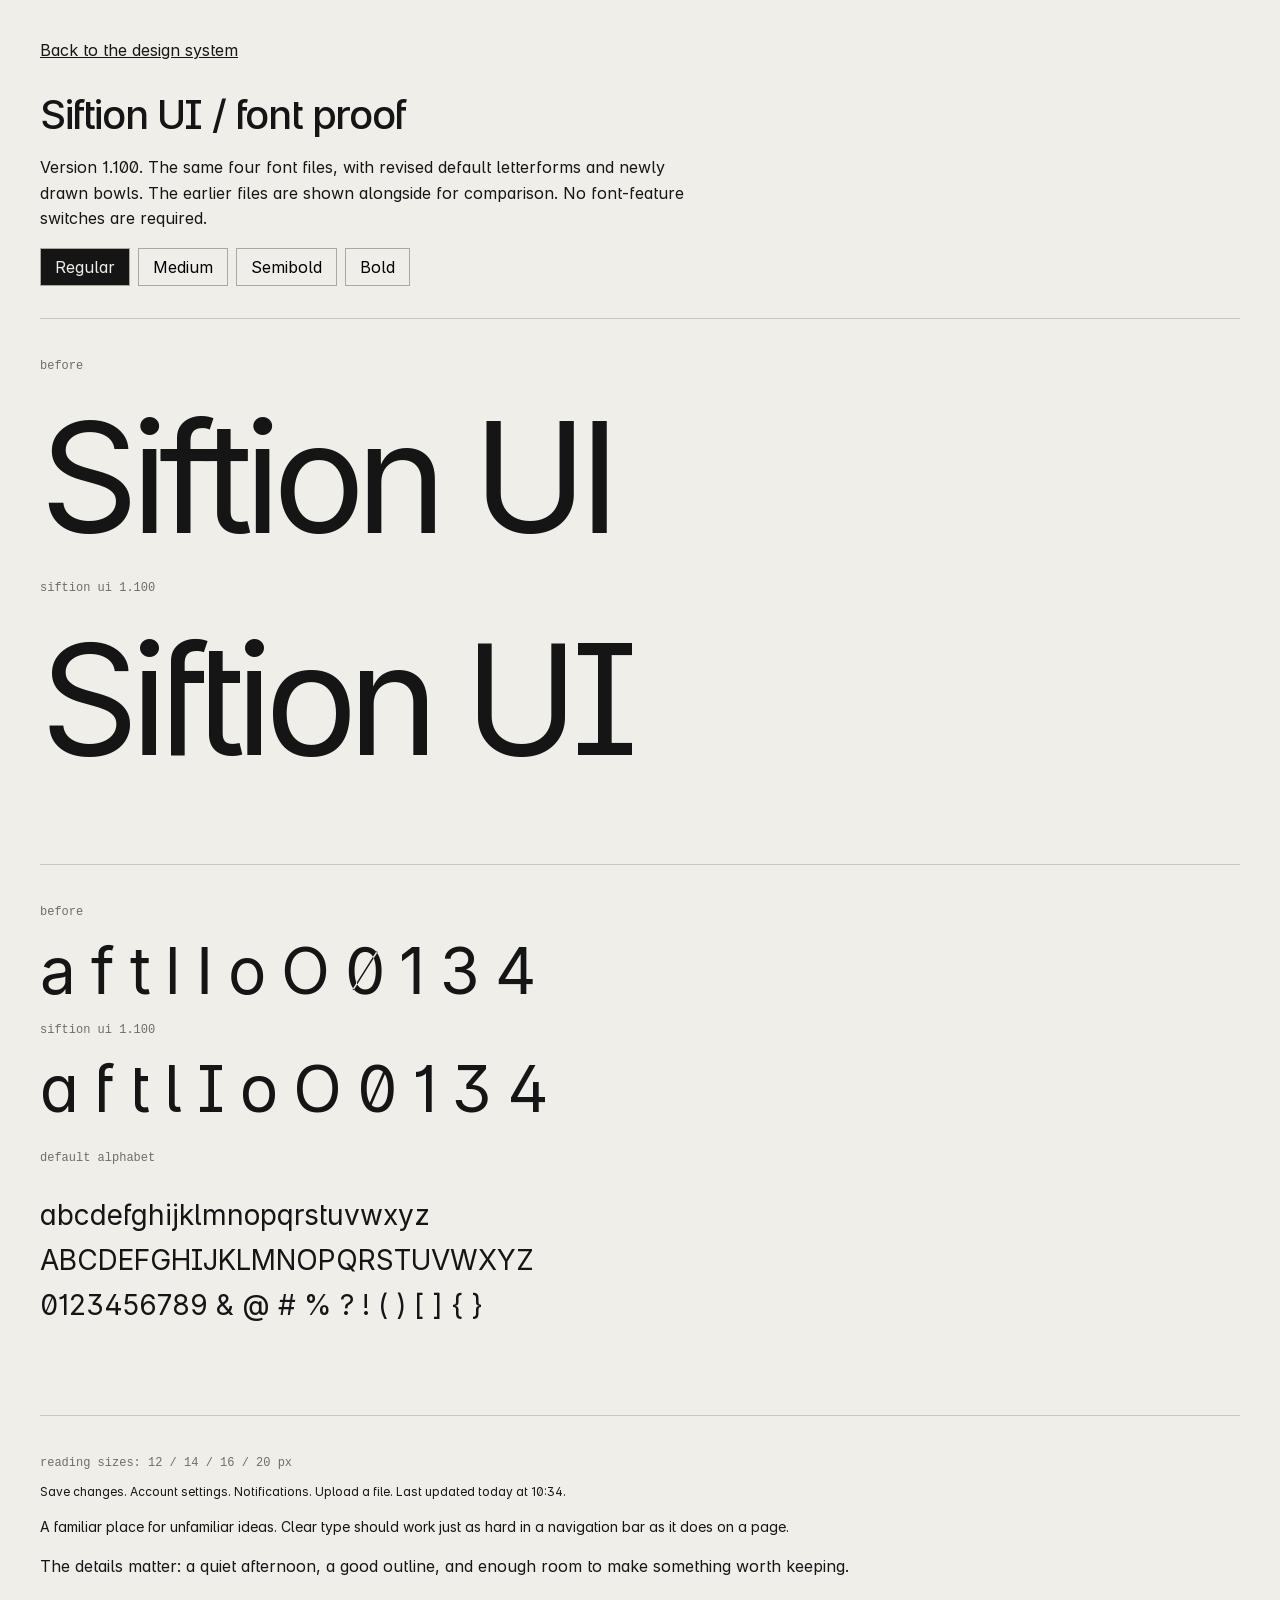
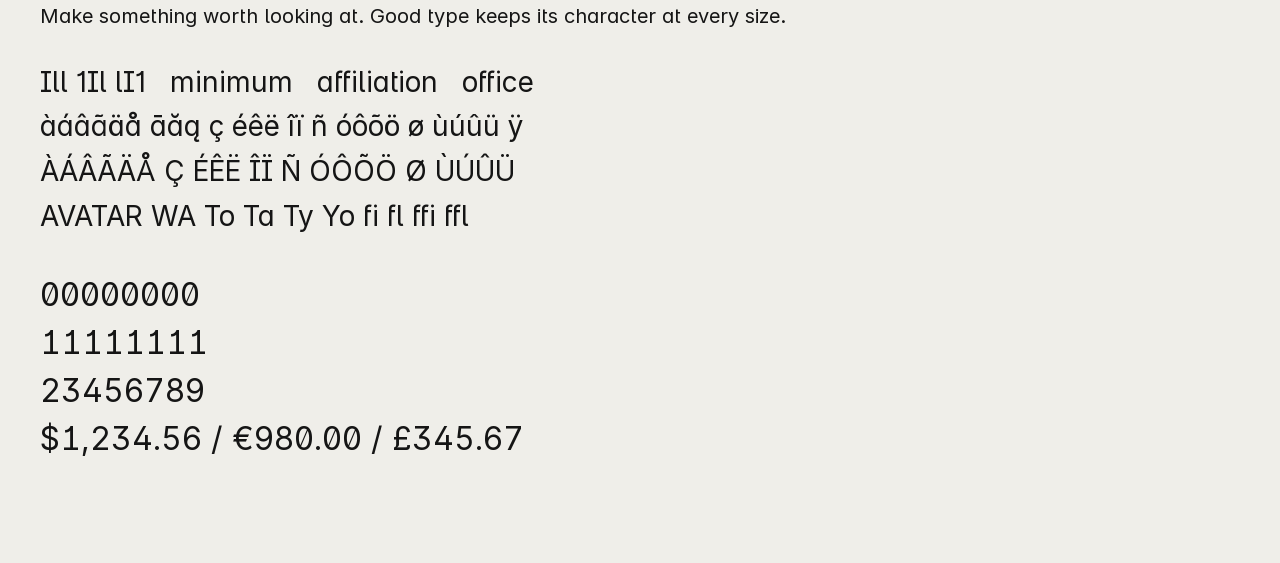
<file: font-proof.html>
<!doctype html>
<html lang="en"><head><meta charset="utf-8"><meta name="viewport" content="width=device-width,initial-scale=1"><title>Siftion UI font proof</title><link rel="stylesheet" href="styles/tokens.css"><style>
@font-face{font-family:Before;src:url('font-src/baseline/SiftionUI-Regular.woff2');font-weight:400}
@font-face{font-family:Before;src:url('font-src/baseline/SiftionUI-Medium.woff2');font-weight:500}
@font-face{font-family:Before;src:url('font-src/baseline/SiftionUI-Semibold.woff2');font-weight:600}
@font-face{font-family:Before;src:url('font-src/baseline/SiftionUI-Bold.woff2');font-weight:700}
*{box-sizing:border-box}body{margin:0;background:#efeee9;color:#151515;font-family:'Siftion UI',sans-serif;padding:40px; font-synthesis:none}main{max-width:1440px;margin:auto}a{color:inherit}h1{font-size:40px;font-weight:500;letter-spacing:-.035em;margin:30px 0 10px}header p{max-width:650px;line-height:1.6}section{padding:28px 0;border-top:1px solid #c9c7be;margin-top:32px}.label{font:12px Consolas,monospace;color:#6e6d68;margin:12px 0}.line{font-size:clamp(36px,5vw,76px);line-height:1.25;letter-spacing:-.025em;overflow-wrap:anywhere;margin:0}.before{font-family:Before,sans-serif}.after{font-family:'Siftion UI',sans-serif}.pair{margin-bottom:22px}.small{line-height:1.6;max-width:820px}.accent{font-size:28px;line-height:1.6;overflow-wrap:anywhere}.numbers{font-size:32px;line-height:1.5;font-variant-numeric:tabular-nums}.word{font-size:clamp(70px,12vw,180px);letter-spacing:-.055em;line-height:1.15;margin:16px 0}button{font:inherit;background:none;border:1px solid #aaa89f;padding:8px 14px;cursor:pointer}button[aria-pressed=true]{background:#151515;color:#efeee9}.controls{display:flex;gap:8px;flex-wrap:wrap}@media(max-width:600px){body{padding:20px}.accent,.numbers{font-size:21px}}
</style></head><body><main><header><a href="index.html">Back to the design system</a><h1>Siftion UI / font proof</h1><p>Version 1.100. The same four font files, with revised default letterforms and newly drawn bowls. The earlier files are shown alongside for comparison. No font-feature switches are required.</p><div class="controls" aria-label="Font weight"><button data-weight="400" aria-pressed="true">Regular</button><button data-weight="500" aria-pressed="false">Medium</button><button data-weight="600" aria-pressed="false">Semibold</button><button data-weight="700" aria-pressed="false">Bold</button></div></header><div id="samples">
<section><div class="label">before</div><p class="word before">Siftion UI</p><div class="label">siftion ui 1.100</div><p class="word after">Siftion UI</p></section>
<section><div class="pair"><div class="label">before</div><p class="line before">a f t l I o O 0 1 3 4</p><div class="label">siftion ui 1.100</div><p class="line after">a f t l I o O 0 1 3 4</p></div><div class="label">default alphabet</div><p class="accent after">abcdefghijklmnopqrstuvwxyz<br>ABCDEFGHIJKLMNOPQRSTUVWXYZ<br>0123456789 &amp; @ # % ? ! ( ) [ ] { }</p></section>
<section><div class="label">reading sizes: 12 / 14 / 16 / 20 px</div><p class="small after" style="font-size:12px">Save changes. Account settings. Notifications. Upload a file. Last updated today at 10:34.</p><p class="small after" style="font-size:14px">A familiar place for unfamiliar ideas. Clear type should work just as hard in a navigation bar as it does on a page.</p><p class="small after" style="font-size:16px">The details matter: a quiet afternoon, a good outline, and enough room to make something worth keeping.</p><p class="small after" style="font-size:20px">Make something worth looking at. Good type keeps its character at every size.</p><p class="accent after">Ill 1Il lI1 &nbsp; minimum &nbsp; affiliation &nbsp; office<br>àáâãäå āăą ç éêë îï ñ óôõö ø ùúûü ÿ<br>ÀÁÂÃÄÅ Ç ÉÊË ÎÏ Ñ ÓÔÕÖ Ø ÙÚÛÜ<br>AVATAR WA To Ta Ty Yo fi fl ffi ffl</p><p class="numbers after">00000000<br>11111111<br>23456789<br>$1,234.56 / €980.00 / £345.67</p></section></div></main><script>
document.querySelectorAll('[data-weight]').forEach(button=>button.addEventListener('click',()=>{document.querySelector('#samples').style.fontWeight=button.dataset.weight;document.querySelectorAll('[data-weight]').forEach(b=>b.setAttribute('aria-pressed',String(b===button)));}));
</script></body></html>
</file>
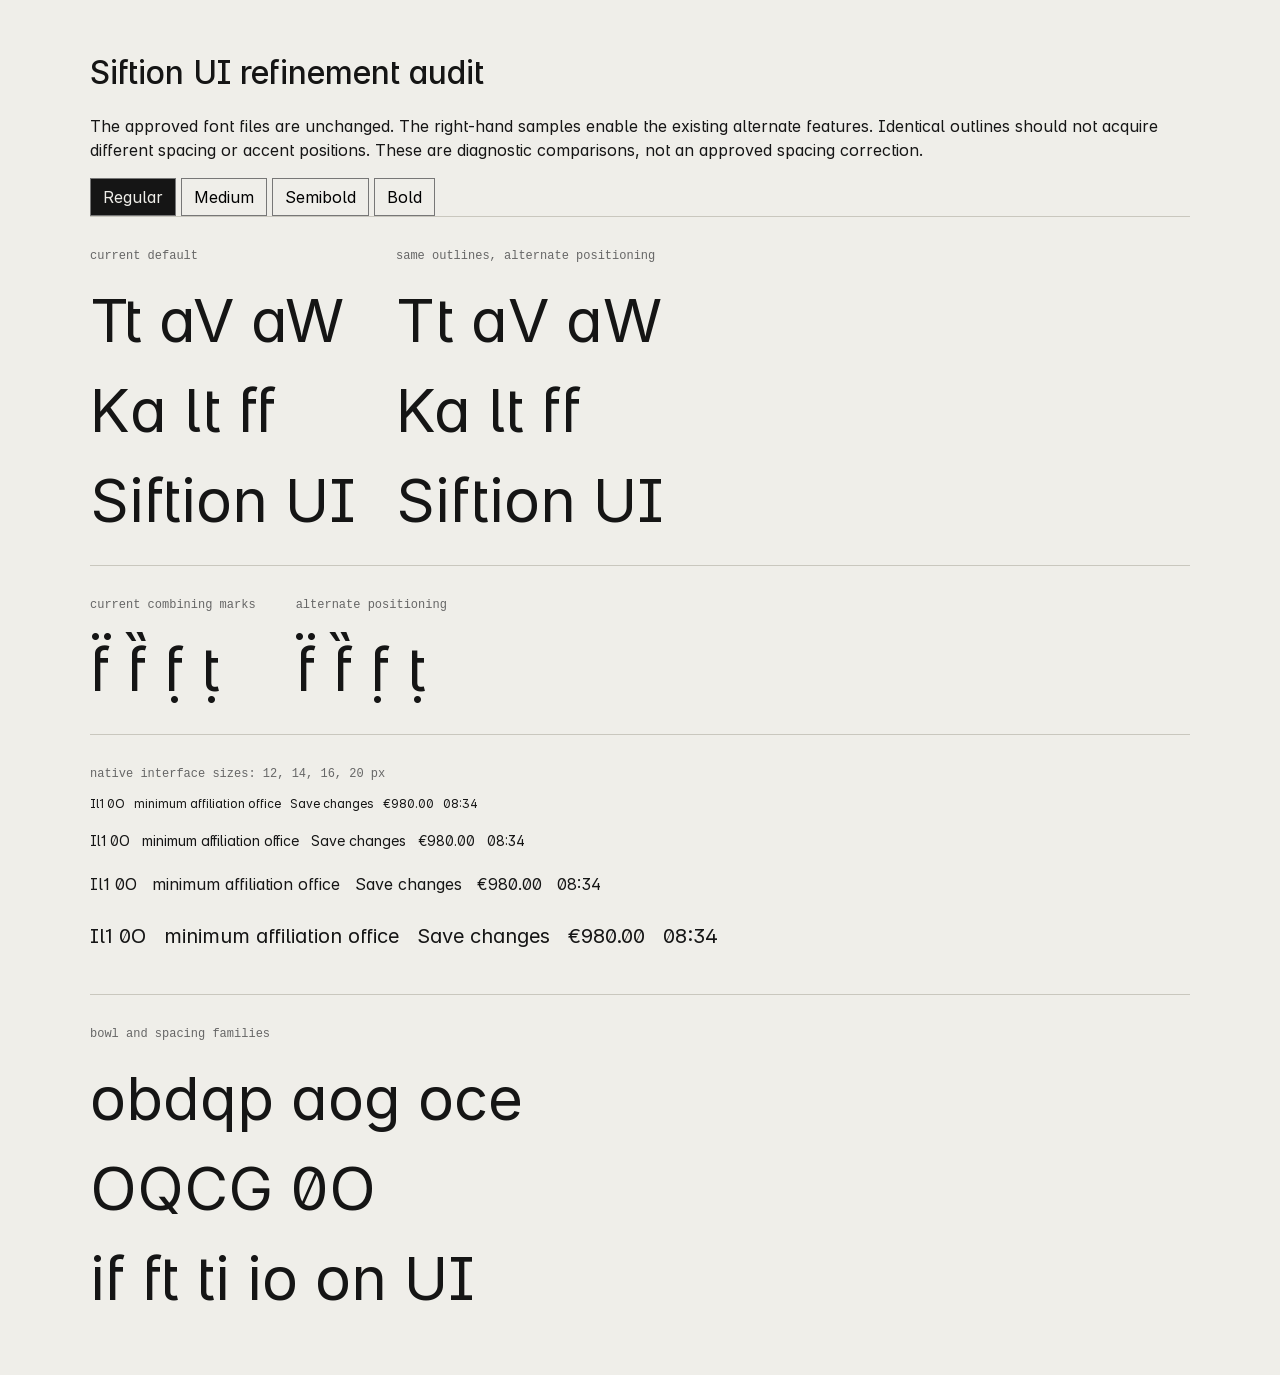
<file: font-src/refinement-audit/inspection.html>
<!doctype html><html lang="en"><head><meta charset="utf-8"><meta name="viewport" content="width=device-width,initial-scale=1"><title>Siftion UI refinement audit</title><link rel="stylesheet" href="../../styles/tokens.css"><style>*{box-sizing:border-box}body{background:#efeee9;color:#151515;margin:0;padding:32px;font-family:'Siftion UI',sans-serif}main{max-width:1100px;margin:auto}h1{font-weight:500;font-size:32px}p{line-height:1.5}section{border-top:1px solid #c9c7be;padding:20px 0}.label{font:12px Consolas,monospace;color:#666}.pair{display:flex;gap:40px;flex-wrap:wrap}.sample{font-size:60px;line-height:1.5;white-space:pre-wrap;font-kerning:normal;letter-spacing:0}.small{line-height:1.8}.features{font-feature-settings:'cv11' 1,'cv05' 1,'cv08' 1,'cv12' 1,'cv13' 1,'cv01' 1,'cv02' 1,'cv09' 1,'zero' 1}button{font:inherit;padding:8px 12px;border:1px solid #777;background:transparent;cursor:pointer}button[aria-pressed=true]{background:#151515;color:#efeee9}</style></head><body><main><h1>Siftion UI refinement audit</h1><p>The approved font files are unchanged. The right-hand samples enable the existing alternate features. Identical outlines should not acquire different spacing or accent positions. These are diagnostic comparisons, not an approved spacing correction.</p><nav><button data-weight="400" aria-pressed="true">Regular</button> <button data-weight="500">Medium</button> <button data-weight="600">Semibold</button> <button data-weight="700">Bold</button></nav><div id="samples"><section class="pair"><div><p class="label">current default</p><div class="sample">Tt aV aW<br>Ka lt ff<br>Siftion UI</div></div><div><p class="label">same outlines, alternate positioning</p><div class="sample features">Tt aV aW<br>Ka lt ff<br>Siftion UI</div></div></section><section class="pair"><div><p class="label">current combining marks</p><div class="sample">f̈ f̏ f̣ ṭ</div></div><div><p class="label">alternate positioning</p><div class="sample features">f̈ f̏ f̣ ṭ</div></div></section><section><p class="label">native interface sizes: 12, 14, 16, 20 px</p><p class="small" style="font-size:12px">Il1 0O &nbsp; minimum affiliation office &nbsp; Save changes &nbsp; €980.00 &nbsp; 08:34</p><p class="small" style="font-size:14px">Il1 0O &nbsp; minimum affiliation office &nbsp; Save changes &nbsp; €980.00 &nbsp; 08:34</p><p class="small" style="font-size:16px">Il1 0O &nbsp; minimum affiliation office &nbsp; Save changes &nbsp; €980.00 &nbsp; 08:34</p><p class="small" style="font-size:20px">Il1 0O &nbsp; minimum affiliation office &nbsp; Save changes &nbsp; €980.00 &nbsp; 08:34</p></section><section><p class="label">bowl and spacing families</p><div class="sample">obdqp aog oce<br>OQCG 0O<br>if ft ti io on UI</div></section></div></main><script>document.querySelectorAll('button').forEach(b=>b.addEventListener('click',()=>{document.querySelector('#samples').style.fontWeight=b.dataset.weight;document.querySelectorAll('button').forEach(x=>x.setAttribute('aria-pressed',String(x===b)));}));</script></body></html>
</file>
<file: styles/tokens.css>
/* Generated from tokens.json. Edit the JSON, then run
   python scripts/build-tokens.py. Do not edit this file. */

@font-face {
  font-family: "Siftion UI";
  src: url("../assets/SiftionUI-Regular.woff2?v=1.100") format("woff2");
  font-style: normal;
  font-weight: 400;
  font-display: swap;
}

@font-face {
  font-family: "Siftion UI";
  src: url("../assets/SiftionUI-Medium.woff2?v=1.100") format("woff2");
  font-style: normal;
  font-weight: 500;
  font-display: swap;
}

@font-face {
  font-family: "Siftion UI";
  src: url("../assets/SiftionUI-Semibold.woff2?v=1.100") format("woff2");
  font-style: normal;
  font-weight: 600;
  font-display: swap;
}

@font-face {
  font-family: "Siftion UI";
  src: url("../assets/SiftionUI-Bold.woff2?v=1.100") format("woff2");
  font-style: normal;
  font-weight: 700;
  font-display: swap;
}

:root {
  color-scheme: light;
  --sf-paper: #efeee9;
  --sf-ink: #151515;
  --sf-hero: #050505;
  --sf-hero-ink: #efeee9;
  --sf-on-signal: #ffffff;
  --sf-on-hot: #151515;
  --sf-signal-text: #3f4dff;
  --sf-warning-text: #a83620;
  --sf-action-primary: var(--sf-signal);
  --sf-feedback-warning: var(--sf-hot);
  --sf-surface-raised: var(--sf-panel);
  --sf-muted: #6e6d68;
  --sf-faint: #a5a39b;
  --sf-line: #c9c7be;
  --sf-panel: #e3e1d9;
  --sf-signal: #3f4dff;
  --sf-hot: #ff6547;
  /* Reserved accent, not part of the active showcase palette. */
  --sf-violet: #cdbbff;
  --sf-white: #ffffff;
  --sf-focus: var(--sf-signal-text);
  --sf-font: "Siftion UI", ui-sans-serif, system-ui, sans-serif;
  --sf-mono: "SFMono-Regular", Consolas, "Liberation Mono", monospace;
  --sf-gutter: clamp(1.25rem, 4vw, 4.5rem);
  --sf-max: 1440px;
  --sf-unit: clamp(.35rem, .7vw, .75rem);
  --sf-section: clamp(5rem, 12vw, 11rem);
  --sf-columns: 12;
  --sf-radius-control: .25rem;
  --sf-radius-panel: 0;
  --sf-tracking-body: 0.01em;
  --sf-tracking-display: -0.005em;
  --sf-tracking-kicker: 0.08em;
  --sf-radius-button: 999px;
  --sf-radius-button-ghost: 0;
  --sf-radius-button-icon: 50%;
  --sf-radius-switch-track: 99px;
  --sf-radius-switch-thumb: 50%;
  --sf-radius-choice: 99px;
  --sf-radius-segment-track: 11px;
  --sf-radius-segment-option: 7px;
  --sf-radius-dialog: 18px;
  --sf-radius-toast: 12px;
  --sf-radius-field: 9px;
  --sf-radius-feedback: 10px;
  --sf-radius-motion-recipe: 12px;
  --sf-radius-split: 12px;
  --sf-ease: cubic-bezier(.2, .8, .2, 1);
  --sf-fast: 160ms;
  --sf-base: 360ms;
  --sf-slow: 760ms;
  --sf-duration-interactive: 200ms;
  --sf-duration-field: 180ms;
  --sf-duration-async: 900ms;
  --sf-duration-list: 500ms;
  --sf-ease-async: linear;
}

[data-mode="night"] {
  color-scheme: dark;
  --sf-paper: #151515;
  --sf-ink: #efeee9;
  --sf-hero: #050505;
  --sf-hero-ink: #efeee9;
  --sf-on-signal: #ffffff;
  --sf-on-hot: #151515;
  --sf-signal-text: #9da5ff;
  --sf-warning-text: #ff6547;
  --sf-action-primary: var(--sf-signal);
  --sf-feedback-warning: var(--sf-hot);
  --sf-surface-raised: var(--sf-panel);
  --sf-muted: #aaa89f;
  --sf-faint: #74736c;
  --sf-line: #3d3c38;
  --sf-panel: #22221f;
  --sf-signal: #3f4dff;
  --sf-hot: #ff6547;
  /* Reserved accent, not part of the active showcase palette. */
  --sf-violet: #cdbbff;
  --sf-white: #f6f5f0;
  --sf-focus: var(--sf-signal-text);
}

@media (prefers-reduced-motion: reduce) {
  :root {
    --sf-fast: 0ms;
    --sf-base: 0ms;
    --sf-slow: 0ms;
    --sf-duration-interactive: 0ms;
    --sf-duration-field: 0ms;
    --sf-duration-async: 0ms;
    --sf-duration-list: 0ms;
  }
}
</file>
<file: styles/components.css>
/* Foundation, type helpers and retained legacy sf-* layout patterns.
   Reusable sf-button, sf-controls, sf-field and sf-status rules live in library.css.
   Legacy layouts that include those controls must also load library.css. */
* {
  box-sizing: border-box;
}
[hidden] {
  display: none !important;
}
html {
  background: var(--sf-paper);
  color: var(--sf-ink);
  scroll-behavior: smooth;
}
body {
  margin: 0;
  min-width: 320px;
  background: var(--sf-paper);
  color: var(--sf-ink);
  font-family: var(--sf-font);
  font-size: 1rem;
  line-height: 1.5;
  letter-spacing: 0.01em;
  word-spacing: 0.02em;
  -webkit-font-smoothing: antialiased;
  text-rendering: optimizeLegibility;
  font-synthesis: none;
}
::selection {
  background: var(--sf-signal);
  color: #ffffff;
}
button,
input,
select,
textarea {
  color: inherit;
  font: inherit;
}
button {
  cursor: pointer;
}
a {
  color: inherit;
}
button:focus-visible,
a:focus-visible,
input:focus-visible,
select:focus-visible,
textarea:focus-visible {
  outline: 2px solid var(--sf-signal);
  outline-offset: 4px;
}

.sf-shell {
  width: min(calc(100% - 2 * var(--sf-gutter)), var(--sf-max));
  margin-inline: auto;
}
.sf-grid {
  display: grid;
  grid-template-columns: repeat(12, minmax(0, 1fr));
  column-gap: clamp(1.5rem, 3vw, 3.5rem);
  row-gap: clamp(1.5rem, 3vw, 3.5rem);
}
.sf-kicker {
  margin: 0;
  color: var(--sf-muted);
  font-family: var(--sf-mono);
  font-size: 0.68rem;
  letter-spacing: 0.08em;
  line-height: 1.3;
  text-transform: uppercase;
}
.sf-title {
  margin: 0;
  font-size: clamp(2.2rem, 5.2vw, 5.75rem);
  font-weight: 600;
  letter-spacing: -0.005em;
  line-height: 1.04;
  word-spacing: 0.035em;
}
.sf-copy {
  max-width: 32rem;
  margin: 0;
  color: var(--sf-muted);
  font-size: clamp(0.95rem, 1.4vw, 1.15rem);
  line-height: 1.65;
  word-spacing: 0.025em;
}
.sf-mono {
  font-family: var(--sf-mono);
  font-size: 0.68rem;
  letter-spacing: 0;
}
.sf-rule {
  height: 1px;
  border: 0;
  margin: 0;
  background: var(--sf-line);
}

.sf-topbar {
  border-bottom: 1px solid var(--sf-line);
}
.sf-topbar__inner {
  min-height: 4rem;
  display: flex;
  align-items: center;
  justify-content: space-between;
  gap: 1rem;
}
.sf-logo {
  display: inline-flex;
  align-items: center;
  gap: 0.6rem;
  font-size: 0.9rem;
  font-weight: 600;
  letter-spacing: -0.02em;
  text-decoration: none;
}
.sf-logo::before {
  width: 0.75rem;
  height: 0.75rem;
  background: var(--sf-signal);
  content: '';
}
.sf-topbar__meta {
  display: flex;
  align-items: center;
  gap: 1.5rem;
  color: var(--sf-muted);
  font-family: var(--sf-mono);
  font-size: 0.65rem;
}
.sf-mode {
  padding: 0.25rem 0;
  border: 0;
  border-bottom: 1px solid currentColor;
  background: transparent;
  color: inherit;
  font-family: var(--sf-mono);
  font-size: 0.65rem;
}

.sf-hero {
  position: relative;
  min-height: min(850px, calc(100svh - 4rem));
  display: grid;
  align-items: center;
  overflow: hidden;
  background: var(--sf-hero);
  color: var(--sf-hero-ink);
}
.sf-hero::before {
  position: absolute;
  inset: 0;
  background-image:
    radial-gradient(
      circle at 72% 28%,
      rgb(255 255 255 / 10%) 0,
      transparent 24rem
    ),
    linear-gradient(rgb(255 255 255 / 5%) 1px, transparent 1px),
    linear-gradient(90deg, rgb(255 255 255 / 5%) 1px, transparent 1px);
  background-size:
    auto,
    4rem 4rem,
    4rem 4rem;
  content: '';
  mask-image: linear-gradient(to bottom, black, transparent 85%);
  pointer-events: none;
}
.sf-hero__content {
  position: relative;
  z-index: 1;
  padding-block: 7rem;
}
.sf-hero__eyebrow {
  display: flex;
  align-items: center;
  justify-content: space-between;
  gap: 1rem;
  margin-bottom: clamp(4rem, 13vh, 10rem);
  color: rgb(239 238 233 / 55%);
}
.sf-hero__headline {
  max-width: 11ch;
  margin: 0;
  font-size: clamp(4rem, 12vw, 12.5rem);
  font-weight: 600;
  letter-spacing: -0.015em;
  line-height: 0.92;
  word-spacing: 0.035em;
}
.sf-hero__headline em {
  color: var(--sf-action-primary);
  font-style: normal;
}
.sf-hero__bottom {
  display: flex;
  align-items: end;
  justify-content: space-between;
  gap: 2rem;
  margin-top: 5rem;
}
.sf-hero__bottom .sf-copy {
  color: rgb(239 238 233 / 62%);
}
.sf-crosshair {
  width: 5rem;
  height: 5rem;
  border: 1px solid rgb(239 238 233 / 45%);
  border-radius: 50%;
  position: relative;
}
.sf-crosshair::before,
.sf-crosshair::after {
  position: absolute;
  background: var(--sf-signal);
  content: '';
}
.sf-crosshair::before {
  top: 50%;
  left: -1rem;
  width: 7rem;
  height: 1px;
}
.sf-crosshair::after {
  top: -1rem;
  left: 50%;
  width: 1px;
  height: 7rem;
}

.sf-section {
  padding-block: var(--sf-section);
}
.sf-section__label {
  grid-column: 1 / span 4;
  padding-inline-start: clamp(0.75rem, 2vw, 2rem);
}
.sf-section__label .sf-title {
  margin-top: 1.25rem;
}
.sf-section__body,
.sf-section__body--wide {
  grid-column: 6 / -1;
}

.sf-signal-bar {
  display: flex;
  min-height: 3.5rem;
  align-items: center;
  overflow: hidden;
  border-block: 1px solid var(--sf-ink);
  background: var(--sf-signal);
  color: var(--sf-ink);
}
.sf-signal-bar__track {
  display: flex;
  width: 100%;
  justify-content: space-between;
  gap: 2.5rem;
  padding-inline: var(--sf-gutter);
  font-family: var(--sf-mono);
  font-size: 0.72rem;
  letter-spacing: 0.08em;
  text-transform: uppercase;
}
.sf-signal-bar__track span + span::before {
  margin-right: 2.5rem;
  content: '/';
}

.sf-palette {
  display: grid;
  grid-template-columns: repeat(4, 1fr);
  gap: 0.5rem;
  margin-top: 3.5rem;
}
.sf-swatch {
  min-height: 12rem;
  display: flex;
  flex-direction: column;
  justify-content: space-between;
  padding: 1rem;
  border: 1px solid var(--sf-line);
  background: var(--sf-panel);
}
.sf-swatch:nth-child(2) {
  min-height: 14rem;
}
.sf-swatch:nth-child(4) {
  min-height: 10rem;
  align-self: end;
}
.sf-swatch__color {
  width: 2rem;
  height: 2rem;
}
.sf-swatch__name {
  font-weight: 600;
}
.sf-swatch__hex {
  color: var(--sf-muted);
  font-family: var(--sf-mono);
  font-size: 0.65rem;
}
.sf-swatch--paper .sf-swatch__color {
  background: var(--sf-paper);
  border: 1px solid var(--sf-line);
}
.sf-swatch--ink .sf-swatch__color {
  background: var(--sf-ink);
}
.sf-swatch--signal .sf-swatch__color {
  background: var(--sf-signal);
}
.sf-swatch--hot .sf-swatch__color {
  background: var(--sf-hot);
}

.sf-type-specimen {
  display: grid;
  gap: 5rem;
  margin-top: 4rem;
}
.sf-type-line {
  display: grid;
  grid-template-columns: 8rem 1fr;
  gap: 1rem;
  padding-top: 1rem;
  border-top: 1px solid var(--sf-line);
}
.sf-type-line__label {
  color: var(--sf-muted);
  font-family: var(--sf-mono);
  font-size: 0.68rem;
}
.sf-type-line__sample {
  margin: 0;
  font-size: clamp(2.5rem, 7vw, 8rem);
  font-weight: 400;
  letter-spacing: -0.01em;
  line-height: 1.02;
  word-spacing: 0.03em;
}
.sf-type-line__sample--tight {
  font-weight: 700;
}
.sf-type-line__sample--small {
  max-width: 34rem;
  font-size: clamp(1rem, 2vw, 1.5rem);
  letter-spacing: 0;
  line-height: 1.55;
  word-spacing: 0.025em;
}

.sf-demo {
  padding: clamp(1.25rem, 3vw, 2.5rem);
  border: 1px solid var(--sf-line);
  border-radius: var(--sf-radius-panel);
  background: var(--sf-surface-raised);
}
.sf-demo__top {
  display: flex;
  align-items: center;
  justify-content: space-between;
  gap: 1rem;
  margin-bottom: 3rem;
}
.sf-demo__dots {
  display: flex;
  gap: 0.35rem;
}
.sf-demo__dots i {
  width: 0.5rem;
  height: 0.5rem;
  background: var(--sf-action-primary);
}
.sf-control-row {
  display: grid;
  grid-template-columns: 1fr 1fr;
  gap: 2rem;
}

.sf-module-grid {
  display: grid;
  grid-template-columns: 1fr 1fr;
  gap: 1rem;
  margin-top: 1rem;
}
.sf-module {
  min-height: 12rem;
  align-self: start;
  display: flex;
  flex-direction: column;
  justify-content: space-between;
  padding: 1.25rem;
  border: 1px solid var(--sf-line);
  background: var(--sf-paper);
}
.sf-module--blue {
  min-height: 15rem;
  background: var(--sf-signal);
  color: var(--sf-ink);
}
.sf-module--black {
  min-height: 11rem;
  margin-top: 4rem;
  background: #151515;
  color: #efeee9;
}
.sf-module__value {
  margin: 1rem 0 0;
  font-size: clamp(2.5rem, 5vw, 5rem);
  font-weight: 600;
  letter-spacing: 0;
  line-height: 0.95;
}
.sf-module__caption {
  color: var(--sf-muted);
  font-family: var(--sf-mono);
  font-size: 0.65rem;
}
.sf-module--black .sf-module__caption {
  color: rgb(239 238 233 / 60%);
}
.sf-list {
  margin-top: 1rem;
  border-top: 1px solid var(--sf-line);
}
.sf-list__item {
  display: grid;
  grid-template-columns: 3rem 1fr auto;
  gap: 1rem;
  align-items: center;
  padding: 1rem 0;
  border-bottom: 1px solid var(--sf-line);
}
.sf-list__index,
.sf-list__meta {
  color: var(--sf-muted);
  font-family: var(--sf-mono);
  font-size: 0.68rem;
}
.sf-list__title {
  font-size: 1rem;
  font-weight: 500;
}

.sf-motion {
  width: 100%;
  min-height: 18rem;
  position: relative;
  display: grid;
  place-items: center;
  overflow: hidden;
  margin-top: 3rem;
  border: 1px solid var(--sf-line);
  background: var(--sf-hero);
  color: var(--sf-hero-ink);
  font: inherit;
  text-align: left;
  cursor: pointer;
}
.sf-motion::before {
  position: absolute;
  width: 20rem;
  height: 20rem;
  border: 1px solid rgb(239 238 233 / 30%);
  border-radius: 50%;
  content: '';
}
.sf-motion__orb {
  width: 5rem;
  height: 5rem;
  background: var(--sf-hot);
  transition:
    transform var(--sf-slow) var(--sf-ease),
    border-radius var(--sf-slow) var(--sf-ease);
}
.sf-motion:hover .sf-motion__orb,
.sf-motion.is-active .sf-motion__orb {
  border-radius: 50%;
  transform: translate(4rem, -3rem) rotate(135deg) scale(1.45);
}
.sf-motion:focus-visible {
  outline-color: var(--sf-hot);
}
.sf-motion__label {
  position: absolute;
  right: 1rem;
  bottom: 1rem;
  color: rgb(239 238 233 / 55%);
  font-family: var(--sf-mono);
  font-size: 0.65rem;
}

.sf-footer {
  padding-block: 2rem;
  border-top: 1px solid var(--sf-line);
}
.sf-footer__inner {
  display: flex;
  justify-content: space-between;
  gap: 1rem;
  color: var(--sf-muted);
  font-family: var(--sf-mono);
  font-size: 0.65rem;
}
@media (max-width: 760px) {
  .sf-topbar__meta span:first-child {
    display: none;
  }
  .sf-hero__eyebrow,
  .sf-hero__bottom {
    align-items: flex-start;
    flex-direction: column;
  }
  .sf-hero__bottom {
    margin-top: 4rem;
  }
  .sf-section__label,
  .sf-section__body,
  .sf-section__body--wide {
    grid-column: 1 / -1;
  }
  .sf-section__label {
    padding-inline-start: 0;
  }
  .sf-section__body {
    margin-top: 1rem;
  }
  .sf-signal-bar__track {
    justify-content: flex-start;
    padding-block: 0.75rem;
    overflow: hidden;
    white-space: nowrap;
  }
  .sf-signal-bar__track span:nth-child(n + 3) {
    display: none;
  }
  .sf-palette {
    grid-template-columns: repeat(2, 1fr);
  }
  .sf-swatch,
  .sf-swatch:nth-child(2),
  .sf-swatch:nth-child(4) {
    min-height: 9rem;
    align-self: auto;
  }
  .sf-type-line {
    grid-template-columns: 1fr;
    gap: 1.5rem;
  }
  .sf-module-grid {
    grid-template-columns: 1fr;
  }
  .sf-control-row {
    grid-template-columns: 1fr;
    gap: 1.5rem;
  }
}

@media (prefers-reduced-motion: reduce) {
  .sf-motion:hover .sf-motion__orb {
    transform: none;
  }
  .sf-motion.is-active .sf-motion__orb {
    transform: none;
  }
}
</file>
<file: styles/showcase.css>
/* Siftion UI showcase. Portfolio-led composition; reusable controls in library.css. */
.sx-page {
  --sx-max: 1512px;
  --sx-space: clamp(20px, 5.4vw, 88px);
  --sx-rule: var(--sf-line);
  --sx-muted: color-mix(in srgb, var(--sf-ink) 68%, var(--sf-paper));
  letter-spacing: 0;
  word-spacing: normal;
}
.sx-page :where(h1, h2, h3, p, figure) {
  margin: 0;
}
.sx-page :where(button, input, textarea, select) {
  font-family: var(--sf-font);
}
.sx-page :where(button, a, input, select, textarea, summary):focus-visible {
  outline: 2px solid var(--sf-ink);
  outline-offset: 5px;
}
.sx-page fieldset {
  min-width: 0;
  padding: 0;
  margin: 0;
  border: 0;
}
.sx-shell {
  width: calc(100% - var(--sx-space) * 2);
  max-width: var(--sx-max);
  margin-inline: auto;
}
.sx-sprite {
  position: absolute;
  width: 0;
  height: 0;
  overflow: hidden;
}
.sx-icon {
  flex: 0 0 auto;
  width: 18px;
  height: 18px;
  fill: none;
  stroke: currentColor;
  stroke-width: 1.6;
  stroke-linecap: round;
  stroke-linejoin: round;
  vertical-align: middle;
}
.sx-small {
  font-size: 12px;
  line-height: 1.6;
}
.sx-sr-only {
  position: absolute !important;
  width: 1px;
  height: 1px;
  padding: 0;
  margin: -1px;
  overflow: hidden;
  clip-path: inset(50%);
  white-space: nowrap;
  border: 0;
}
.sx-skip {
  position: fixed;
  top: -100px;
  left: 20px;
  z-index: 100;
  padding: 12px 18px;
  background: var(--sf-ink);
  color: var(--sf-paper);
}
.sx-skip:focus {
  top: 10px;
}
/* Understated header; compact anchored navigation on small screens. */
.sx-header {
  position: sticky;
  top: 0;
  z-index: 30;
  background: color-mix(in srgb, var(--sf-paper) 94%, transparent);
  -webkit-backdrop-filter: blur(16px);
  backdrop-filter: blur(16px);
}
.sx-header-inner {
  position: relative;
  display: flex;
  align-items: center;
  justify-content: space-between;
  min-height: 88px;
  gap: 32px;
}
.sx-brand {
  display: inline-flex;
  align-items: center;
  gap: 10px;
  flex: 0 0 auto;
  font-size: 19px;
  font-weight: 600;
  letter-spacing: -0.03em;
  text-decoration: none;
}

.sx-nav {
  display: flex;
  align-items: center;
  gap: 32px;
}
.sx-nav a {
  padding-block: 18px;
  color: var(--sx-muted);
  text-decoration: none;
  font-size: 11px;
  letter-spacing: 0.065em;
  text-transform: uppercase;
  transition: color 200ms;
}
.sx-nav a:hover,
.sx-nav a[aria-current='location'] {
  color: var(--sf-ink);
}
.sx-nav a[aria-current='location'] {
  text-decoration: underline;
  text-underline-offset: 7px;
}
.sx-header-actions {
  display: flex;
  align-items: center;
  gap: 14px;
}
.sx-source-link {
  display: inline-flex;
  align-items: center;
  gap: 8px;
  min-height: 44px;
  font-size: 12px;
  text-decoration: none;
}
.sx-source-link .sx-icon {
  width: 14px;
  height: 14px;
}
.sx-source-link:hover {
  text-decoration: underline;
  text-underline-offset: 4px;
}
.sx-icon-button {
  display: inline-flex;
  align-items: center;
  justify-content: center;
  flex: 0 0 auto;
  width: 44px;
  height: 44px;
  padding: 0;
  border: 1px solid transparent;
  border-radius: 50%;
  background: transparent;
  color: inherit;
  transition:
    background 200ms,
    border-color 200ms;
}
.sx-icon-button:hover {
  background: var(--sf-panel);
  border-color: var(--sf-line);
}
.sx-menu-button {
  display: none;
  border-radius: 12px;
}
/* Live specimens form a responsive rail, before the oversized desktop wordmark. */
.sx-hero {
  display: flex;
  flex-direction: column;
  padding-top: 60px;
  scroll-margin-top: 100px;
}
.sx-hero-eyebrow {
  display: flex;
  justify-content: space-between;
  gap: 20px;
  margin-bottom: 22px;
  color: var(--sx-muted);
  font-size: 12px;
}
.sx-hero-specimens {
  display: flex;
  gap: 18px;
  align-items: stretch;
}
.sx-rail-item {
  flex: 1 1 0;
  min-width: 0;
  min-height: 310px;
  display: flex;
  flex-direction: column;
  padding: 22px 24px;
  border: 1px solid var(--sf-line);
  border-radius: 12px;
  overflow: hidden;
  transition:
    flex-grow 600ms cubic-bezier(0.2, 0.8, 0.2, 1),
    border-color 500ms;
}
.sx-rail-item:hover,
.sx-rail-item:focus-within {
  flex-grow: 1.35;
  border-color: var(--sx-muted);
}
.sx-tile-top,
.sx-tile-bottom {
  display: flex;
  align-items: center;
  justify-content: space-between;
  gap: 12px;
  font-size: 11px;
  line-height: 1.4;
}
.sx-glyph-tile {
  background: #efeee9;
  color: #151515;
  border-color: #efeee9;
}
.sx-glyph-tile :where(button, input):focus-visible {
  outline-color: #151515;
}
.sx-hero-glyph {
  display: block;
  flex: 1;
  align-content: center;
  text-align: center;
  padding-block: 12px;
  font-size: clamp(90px, 9vw, 160px);
  font-weight: 400;
  line-height: 1;
  letter-spacing: -0.05em;
}
.sx-hero-weights {
  display: flex;
  gap: 4px;
}
.sx-hero-weights label {
  position: relative;
  cursor: pointer;
  flex: 1;
}
.sx-hero-weights input,
.sx-segmented input {
  position: absolute;
  inset: 0;
  width: 100%;
  height: 100%;
  opacity: 0;
  z-index: 2;
  margin: 0;
  cursor: pointer;
}
.sx-hero-weights label > span {
  display: grid;
  min-height: 36px;
  place-items: center;
  border: 1px solid transparent;
  border-radius: 99px;
  font-size: 11px;
}
.sx-hero-weights input:checked + span {
  border-color: #151515;
}
.sx-hero-weights input:focus-visible + span {
  outline: 2px solid #151515;
  outline-offset: 2px;
}
.sx-hero-action-wrap {
  display: flex;
  align-items: center;
  justify-content: space-between;
  gap: 12px;
  margin-top: 10px;
}
.sx-hero-action-wrap > .sx-small {
  max-width: 105px;
  font-size: 10px;
  line-height: 1.4;
  text-align: right;
}
.sx-specimen-next {
  display: flex;
  align-items: center;
  gap: 12px;
  min-height: 44px;
  padding: 0;
  background: none;
  color: inherit;
  border: 0;
  font-size: 12px;
  white-space: nowrap;
}
.sx-specimen-next .sx-icon {
  width: 15px;
  transition: transform 200ms;
}
.sx-specimen-next:is(:hover, :focus-visible) .sx-icon {
  transform: translateX(4px);
}
.sx-reading-tile {
  flex-grow: 1.15;
  background: var(--sf-panel);
}
.sx-reading-preview {
  flex: 1;
  padding-block: 20px 16px;
}
.sx-reading-preview .sx-small {
  color: var(--sx-muted);
  font-size: 10px;
}
.sx-reading-preview h2 {
  margin-block: 6px 10px;
  font-size: clamp(38px, 3.5vw, 58px);
  font-weight: 400;
  line-height: 1.02;
  letter-spacing: -0.04em;
}
.sx-reading-preview p {
  max-width: 230px;
  color: var(--sx-muted);
  font-size: 12px;
  line-height: 1.6;
}
.sx-reading-tile .sx-text-link {
  width: 100%;
}
.sx-shape-tile {
  text-align: left;
  background: transparent;
  color: var(--sf-ink);
}
.sx-layout-preview {
  position: relative;
  display: flex;
  flex-direction: column;
  justify-content: center;
  flex: 1;
  padding-block: 22px;
}
.sx-layout-preview > span {
  display: flex;
  gap: 16px;
  height: 59px;
  padding-block: 0;
  align-items: center;
  border-bottom: 1px solid var(--sf-line);
  font-size: clamp(18px, 1.8vw, 28px);
  letter-spacing: -0.025em;
  transition:
    transform 600ms var(--sf-ease),
    opacity 500ms;
}
.sx-layout-preview small {
  width: 20px;
  font-size: 10px;
  color: var(--sx-muted);
}
.sx-layout-preview > span:nth-child(2) {
  opacity: 0.8;
}
.sx-layout-preview > span:nth-child(3) {
  opacity: 0.8;
}
.sx-shape-tile.is-open .sx-layout-preview > span:first-child {
  transform: translateY(118px);
  opacity: 0.58;
}
.sx-shape-tile.is-open .sx-layout-preview > span:nth-child(2) {
  transform: translateY(-59px);
  opacity: 1;
}
.sx-shape-tile.is-open .sx-layout-preview > span:nth-child(3) {
  transform: translateY(-59px);
  opacity: 1;
}
.sx-shape-tile .sx-tile-bottom {
  min-height: 44px;
}
.sx-hero-intro {
  display: flex;
  flex-direction: column;
  align-items: flex-start;
  align-self: flex-end;
  max-width: 510px;
  width: 44%;
  gap: 8px;
  padding-block: 24px 8px;
}
.sx-hero-intro > p {
  font-size: 17px;
  line-height: 1.6;
}
.sx-text-link {
  display: inline-flex;
  align-items: center;
  justify-content: space-between;
  gap: 26px;
  min-height: 44px;
  padding-block: 8px;
  border-bottom: 1px solid var(--sf-line);
  text-decoration: none;
  font-size: 12px;
}
.sx-text-link .sx-icon {
  transition: transform 200ms;
}
.sx-text-link:is(:hover, :focus-visible) .sx-icon {
  transform: translateX(4px);
}
.sx-masthead {
  display: flex;
  align-items: baseline;
  justify-content: space-between;
  gap: 16px;
  margin-top: -35px;
  padding-bottom: 20px;
}
.sx-masthead h1 {
  font-size: clamp(100px, 32.5vw, 546px);
  line-height: 0.9;
  font-weight: 600;
  letter-spacing: -0.075em;
}
.sx-ui-stamp {
  font-size: clamp(24px, 3.5vw, 56px);
  font-weight: 400;
  letter-spacing: -0.04em;
}
.sx-chapter-nav {
  display: grid;
  grid-template-columns: repeat(4, minmax(0, 1fr));
  border-block: 1px solid var(--sx-rule);
}
.sx-chapter-nav a {
  display: flex;
  align-items: center;
  gap: 24px;
  min-height: 76px;
  padding: 12px 22px 12px 0;
  text-decoration: none;
  font-size: 12px;
}
.sx-chapter-nav a > span {
  color: var(--sx-muted);
  font-size: 10px;
}
.sx-chapter-nav .sx-icon {
  margin-left: auto;
  width: 14px;
  transition: transform 200ms;
}
.sx-chapter-nav a:hover .sx-icon {
  transform: translateY(4px);
}
/* Open editorial sections. Scale and rules, not stacked frames, do the grouping. */
.sx-section {
  padding-block: clamp(80px, 9vw, 140px);
  scroll-margin-top: 88px;
}
.sx-section-heading {
  display: flex;
  justify-content: space-between;
  align-items: flex-end;
  gap: 48px;
  margin-bottom: 54px;
}
.sx-eyebrow {
  margin-bottom: 24px !important;
  color: var(--sx-muted);
  font-size: 11px;
  letter-spacing: 0.09em;
  text-transform: uppercase;
}
.sx-section h2,
.sx-motion-section h2 {
  font-size: clamp(42px, 5.5vw, 86px);
  font-weight: 400;
  letter-spacing: -0.045em;
  line-height: 1.05;
}
.sx-description {
  max-width: 355px;
  color: var(--sx-muted);
  font-size: 14px;
  line-height: 1.8;
}
.sx-type-lab {
  border-block: 1px solid var(--sf-line);
}
.sx-type-toolbar {
  display: flex;
  justify-content: space-between;
  align-items: center;
  gap: 28px;
  padding-block: 20px;
}
.sx-segmented {
  display: flex;
  align-items: center;
  gap: 4px;
}
.sx-segmented label {
  position: relative;
  cursor: pointer;
}
.sx-segmented label > span {
  display: flex;
  align-items: center;
  justify-content: center;
  min-height: 44px;
  padding: 8px 16px;
  color: var(--sx-muted);
  border: 1px solid transparent;
  border-radius: 99px;
  font-size: 12px;
  white-space: nowrap;
}
.sx-segmented input:checked + span {
  border-color: var(--sf-line);
  color: var(--sf-ink);
  background: var(--sf-panel);
}
.sx-segmented input:focus-visible + span {
  outline: 2px solid var(--sf-ink);
  outline-offset: 3px;
}
.sx-size-control {
  display: flex;
  align-items: center;
  gap: 20px;
  margin-left: auto;
  font-size: 11px;
}
.sx-size-control > span {
  display: flex;
  align-items: center;
  gap: 12px;
}
.sx-size-control output {
  min-width: 47px;
  color: var(--sx-muted);
  font-variant-numeric: tabular-nums;
}
.sx-size-control input {
  width: 124px;
  height: 24px;
  margin: 0;
  accent-color: var(--sf-ink);
  cursor: pointer;
}
.sx-type-input {
  display: block;
  width: 100%;
  height: 310px;
  min-height: 210px;
  max-height: 640px;
  padding: 32px 0 40px;
  border: 0;
  border-radius: 0;
  resize: none;
  background: transparent;
  color: var(--sf-ink);
  font-size: var(--sx-type-size, 116px);
  font-weight: var(--sx-type-weight, 500);
  line-height: 1.08;
  letter-spacing: -0.045em;
  overflow-wrap: anywhere;
}
.sx-type-input:focus-visible {
  outline-offset: -2px !important;
}
.sx-type-baseline {
  display: flex;
  justify-content: space-between;
  gap: 20px;
  padding-block: 12px 22px;
  color: var(--sx-muted);
  font-size: 11px;
}
.sx-type-roles {
  padding-top: 20px;
}
.sx-type-roles > div {
  display: grid;
  grid-template-columns: 0.35fr 1fr;
  align-items: baseline;
  gap: 32px;
  padding: 26px 0;
  border-bottom: 1px solid var(--sx-rule);
}
.sx-type-roles .sx-small {
  color: var(--sx-muted);
}
.sx-type-roles p {
  max-width: 610px;
}
.sx-role-display {
  font-size: clamp(30px, 3.4vw, 50px);
  font-weight: 600;
  line-height: 1.1;
  letter-spacing: -0.04em;
}
.sx-role-interface {
  font-size: 19px;
  font-weight: 500;
  line-height: 1.4;
}
.sx-role-reading {
  font-size: 15px;
  line-height: 1.7;
}
.sx-color-section {
  scroll-margin-top: 88px;
}
.sx-color-section > .sx-section {
  border-top: 1px solid var(--sf-line);
}
.sx-swatches {
  display: grid;
  grid-template-columns: repeat(4, minmax(0, 1fr));
  gap: 12px;
}
.sx-swatch {
  position: relative;
  min-width: 0;
  cursor: pointer;
}
.sx-swatch input {
  position: absolute;
  inset: 0;
  width: 100%;
  height: 100%;
  opacity: 0;
  z-index: 2;
  margin: 0;
  cursor: pointer;
}
.sx-swatch-face {
  display: flex;
  flex-direction: column;
  justify-content: space-between;
  min-height: 160px;
  padding: 18px;
  background: var(--swatch);
  color: var(--swatch-ink);
  border: 1px solid color-mix(in srgb, var(--swatch-ink) 24%, var(--swatch));
  border-radius: 8px;
  transition: transform 500ms var(--sf-ease);
}
.sx-swatch-face > span:first-child {
  display: flex;
  justify-content: space-between;
  align-items: center;
  font-size: 15px;
}
.sx-swatch-face > span:last-child {
  font-size: 11px;
}
.sx-swatch-face .sx-icon {
  width: 16px;
  opacity: 0;
}
.sx-swatch input:checked + .sx-swatch-face .sx-icon {
  opacity: 1;
}
.sx-swatch input:checked + .sx-swatch-face {
  box-shadow: inset 0 0 0 1px var(--swatch-ink);
}
.sx-swatch input:focus-visible + .sx-swatch-face {
  outline: 2px solid var(--sf-ink);
  outline-offset: 4px;
}
.sx-swatch:hover .sx-swatch-face {
  transform: translateY(-4px);
}
.sx-color-context {
  display: grid;
  grid-template-columns: 1.35fr 1fr;
  gap: 6%;
  margin-top: 36px;
}
.sx-color-stage {
  --sx-preview: #3f4dff;
  --sx-preview-ink: #fff;
  position: relative;
  display: flex;
  flex-direction: column;
  justify-content: space-between;
  min-height: 290px;
  padding: 26px 30px;
  background: var(--sx-preview);
  color: var(--sx-preview-ink);
  border: 1px solid
    color-mix(in srgb, var(--sx-preview-ink) 24%, var(--sx-preview));
  border-radius: 10px;
  overflow: hidden;
}
.sx-color-stage > p {
  margin-top: 32px;
  font-size: clamp(44px, 5vw, 78px);
  font-weight: 400;
  line-height: 1.06;
  letter-spacing: -0.04em;
}
.sx-stage-arrow {
  position: absolute;
  bottom: 28px;
  right: 28px;
  width: 48px;
  height: 48px;
  fill: none;
  stroke: currentColor;
  stroke-width: 1;
}
.sx-color-details {
  display: flex;
  flex-direction: column;
  justify-content: space-between;
  gap: 22px;
  padding-block: 10px;
}
.sx-color-details .sx-small,
.sx-color-details [data-color-description] {
  color: var(--sx-muted);
}
.sx-color-details h3 {
  margin-block: 8px 12px;
  font-size: 30px;
  font-weight: 400;
  letter-spacing: -0.03em;
}
.sx-color-details [data-color-description] {
  max-width: 330px;
  font-size: 14px;
  line-height: 1.7;
}
.sx-token-code {
  display: flex;
  align-items: center;
  justify-content: space-between;
  gap: 12px;
  padding-block: 6px;
  border-block: 1px solid var(--sf-line);
}
.sx-token-code code {
  font: 12px var(--sf-mono);
  overflow-wrap: anywhere;
}
.sx-color-footnote {
  display: flex;
  justify-content: space-between;
  gap: 18px;
  font-size: 11px;
  color: var(--sx-muted);
}
.sx-color-footnote [data-color-contrast] {
  color: var(--sf-ink);
}
.sx-fine-print {
  color: var(--sx-muted);
  font-size: 11px;
  line-height: 1.6;
}
/* Component index + working examples. Source opens only on request. */
#components {
  border-top: 1px solid var(--sf-line);
  padding-block: clamp(64px, 7vw, 100px);
}
#components .sx-section-heading {
  margin-bottom: 40px;
}

.sx-component-board {
  display: grid;
  grid-template-columns: 180px minmax(0, 1fr);
  gap: clamp(36px, 7vw, 110px);
}
.sx-tabs {
  display: flex;
  flex-direction: column;
  counter-reset: component;
}
.sx-tabs button {
  counter-increment: component;
  display: flex;
  align-items: center;
  gap: 16px;
  min-height: 52px;
  padding: 0;
  border: 0;
  border-bottom: 1px solid var(--sf-line);
  background: transparent;
  text-align: left;
  color: var(--sx-muted);
  font-size: 14px;
  transition: color 200ms;
}
.sx-tabs button::before {
  content: counter(component, decimal-leading-zero);
  font-size: 10px;
  color: var(--sx-muted);
}
.sx-tabs button[aria-selected='true'] {
  color: var(--sf-signal-text);
  border-bottom-color: var(--sf-signal);
}
.sx-tabs button[aria-selected='true']::after {
  content: '↗';
  margin-left: auto;
  font-size: 16px;
}
.sx-tabs button:hover {
  color: var(--sf-ink);
}
.sx-tabs button:focus-visible {
  outline-offset: 3px;
  border-radius: 3px;
}
.sx-board-note {
  display: block;
  max-width: 145px;
  margin-top: 24px;
  color: var(--sx-muted);
  font-size: 11px;
}
.sx-component-body,
.sx-component-preview {
  min-width: 0;
}
.sx-tab-panel {
  display: flex;
  flex-direction: column;
  align-items: flex-start;
  gap: 24px;
  min-height: 485px;
}
.sx-tab-panel:focus-visible {
  outline: 2px solid var(--sf-ink);
  outline-offset: 8px;
}
.sx-example-caption {
  min-height: 22px;
  color: var(--sx-muted);
  font-size: 12px;
  line-height: 1.6;
}
.sx-component-intro {
  display: flex;
  justify-content: space-between;
  align-items: baseline;
  gap: 28px;
  width: 100%;
  padding-bottom: 26px;
  border-bottom: 1px solid var(--sf-line);
}
.sx-component-intro h3 {
  font-size: 30px;
  line-height: 1.15;
  font-weight: 400;
  letter-spacing: -0.03em;
}
.sx-component-intro p {
  max-width: 270px;
  color: var(--sx-muted);
  font-size: 12px;
  line-height: 1.7;
}
.sx-code-panel {
  margin-top: 24px;
  border-top: 1px solid var(--sf-line);
}
.sx-source-toolbar {
  display: flex;
  align-items: flex-start;
  gap: 20px;
  padding-top: 12px;
}
.sx-component-source {
  flex: 1;
  min-width: 0;
}
.sx-component-source summary {
  display: flex;
  align-items: center;
  justify-content: space-between;
  gap: 20px;
  min-height: 44px;
  cursor: pointer;
  list-style: none;
}
.sx-component-source summary::-webkit-details-marker {
  display: none;
}
.sx-component-source summary > .sx-small {
  color: var(--sx-muted);
  font-size: 12px;
}
.sx-component-source summary > span:last-child {
  font-size: 22px;
  transition: transform 200ms;
}
.sx-component-source[open] summary > span:last-child {
  transform: rotate(45deg);
}
.sx-component-source pre {
  max-height: 400px;
  padding: 22px;
  margin: 18px 0;
  background: var(--sf-panel);
  color: var(--sf-ink);
  border-radius: 8px;
  overflow: auto;
  white-space: pre-wrap;
  overflow-wrap: anywhere;
  font: 12px/1.8 var(--sf-mono);
}
.sx-component-source > p {
  color: var(--sx-muted);
}
/* Page-only type scale and placeholder contrast; field states live in library.css. */
.sx-page .sf-field :is(input, select, textarea)::placeholder {
  color: var(--sx-muted);
}
#components :where(button, a, input, select, textarea, summary):focus-visible {
  outline-color: var(--sf-focus);
}
.sx-state-options {
  flex-wrap: wrap;
}
.sx-page .sf-preferences :is(.sf-choices, .sf-segment) {
  margin-top: 26px;
}
/* Motion stays finite and connected to text, rows and disclosure. */
.sx-motion-section {
  display: grid;
  grid-template-columns: 1fr 1.35fr;
  gap: 7%;
  padding-block: 40px 48px;
  scroll-margin-top: 112px;
}
.sx-motion-copy h2 {
  margin-bottom: 24px;
}
.sx-motion-speeds {
  position: relative;
  margin-top: 32px !important;
  padding-top: 30px !important;
  width: fit-content;
}
.sx-motion-speeds legend {
  position: absolute;
  top: 0;
  color: var(--sx-muted);
  font-size: 11px;
}
.sx-motion-speeds label > span {
  padding-inline: 12px;
}
.sx-reduced-note {
  display: none;
  margin-top: 16px !important;
  color: var(--sx-muted);
}
.sx-motion-demo {
  align-self: start;
}
.sx-motion-shapes {
  display: grid;
}
.sx-motion-state {
  position: absolute;
  bottom: 20px;
  right: 24px;
  font-size: 11px;
  color: var(--sx-muted);
}
.sx-motion-notebook {
  padding-bottom: 110px;
}
.sx-notebook-heading {
  display: flex;
  align-items: baseline;
  justify-content: space-between;
  gap: 32px;
  padding: 28px 0;
  border-top: 1px solid var(--sf-line);
}
.sx-notebook-heading h3 {
  font-size: 24px;
  font-weight: 400;
}
.sx-notebook-heading p {
  max-width: 370px;
  font-size: 12px;
  line-height: 1.7;
  color: var(--sx-muted);
}
.sx-recipe {
  display: grid;
  grid-template-columns: 1fr 1.35fr;
  gap: 7%;
  padding: 54px 0;
  border-top: 1px solid var(--sf-line);
}
.sx-recipe-caption h3 {
  margin: 16px 0 20px;
  font-size: clamp(28px, 3vw, 44px);
  font-weight: 400;
  letter-spacing: -0.04em;
  line-height: 1.1;
}
.sx-recipe-caption > p {
  max-width: 315px;
  margin-bottom: 24px;
  color: var(--sx-muted);
  font-size: 14px;
  line-height: 1.7;
}
.sx-recipe-caption > .sf-caption {
  display: block;
  max-width: 315px;
  font-size: 11px;
}
.sx-recipe-work {
  min-width: 0;
}
.sx-recipe-source {
  padding: 14px 0;
  font-size: 12px;
}
.sx-recipe-source summary {
  display: flex;
  align-items: center;
  justify-content: space-between;
  gap: 18px;
  min-height: 44px;
  border-bottom: 1px solid var(--sf-line);
  cursor: pointer;
  list-style: none;
}
.sx-recipe-source summary::-webkit-details-marker {
  display: none;
}
.sx-recipe-source summary::after {
  content: '+';
  font-size: 22px;
}
.sx-recipe-source[open] summary::after {
  content: '−';
}
.sx-recipe-source > p {
  padding-top: 18px;
}
.sx-recipe-source pre {
  padding: 24px;
  max-height: 400px;
  overflow: auto;
  border-radius: 8px;
  background: var(--sf-panel);
  white-space: pre-wrap;
  overflow-wrap: anywhere;
}
.sx-recipe-source code {
  font: 12px/1.8 var(--sf-mono);
}
/* Deliberate light closing panel, independent of the selected preview theme. */
.sx-footer {
  --sf-paper: #efeee9;
  --sf-ink: #151515;
  --sf-line: #c9c7be;
  --sf-panel: #e3e1d9;
  --sx-muted: #6e6d68;
  background: var(--sf-paper);
  color: var(--sf-ink);
  padding-top: 100px;
}
.sx-footer-main {
  display: flex;
  flex-direction: column;
  align-items: center;
  text-align: center;
  gap: 36px;
  padding-bottom: 100px;
}
.sx-footer-main h2 {
  max-width: 850px;
  font-size: clamp(44px, 6.6vw, 100px);
  font-weight: 400;
  letter-spacing: -0.045em;
  line-height: 1.04;
}
.sx-footer-main > div {
  max-width: 540px;
  display: flex;
  flex-wrap: wrap;
  justify-content: center;
  gap: 20px;
}
.sx-footer-main p {
  width: 100%;
  margin-bottom: 14px;
  color: var(--sx-muted);
  font-size: 16px;
  line-height: 1.75;
}
.sx-footer-main .sx-text-link {
  justify-content: center;
  min-width: 200px;
  gap: 12px;
  min-height: 51px;
  padding: 12px 24px;
  border: 1px solid var(--sf-line);
  border-radius: 99px;
  font-size: 14px;
  transition: background 200ms;
}
.sx-footer-main .sx-text-link:first-of-type {
  color: var(--sf-paper);
  background: var(--sf-ink);
  border-color: var(--sf-ink);
  box-shadow: 0 3px 8px #00000012;
}
.sx-footer-main .sx-text-link:hover {
  background: var(--sf-panel);
  color: var(--sf-ink);
}
.sx-footer-main .sx-text-link:first-of-type:hover {
  background: #282821;
  color: #efeee9;
}
.sx-footer-bottom {
  display: flex;
  align-items: center;
  justify-content: space-between;
  gap: 20px;
  padding-block: 24px;
  border-top: 1px solid var(--sf-line);
}
.sx-footer-bottom > span {
  color: var(--sx-muted);
  font-size: 11px;
}
.sx-footer-bottom > a:last-child {
  display: inline-flex;
  align-items: center;
  gap: 10px;
  min-height: 44px;
  text-decoration: none;
  font-size: 11px;
}
.sx-toast {
  position: fixed;
  z-index: 60;
  left: 50%;
  bottom: 24px;
  width: max-content;
  max-width: calc(100% - 32px);
  padding: 14px 20px;
  border: 1px solid var(--sf-line);
  border-radius: 12px;
  background: var(--sf-ink);
  color: var(--sf-paper);
  font-size: 12px;
  opacity: 0;
  transform: translate(-50%, 12px);
  pointer-events: none;
  transition:
    opacity 200ms,
    transform 200ms;
}
.sx-toast.is-visible {
  opacity: 1;
  transform: translate(-50%, 0);
}
.sx-copy-dialog {
  width: min(600px, calc(100% - 32px));
  max-height: calc(100svh - 40px);
  padding: 24px;
  border: 1px solid var(--sf-line);
  border-radius: 14px;
  background: var(--sf-paper);
  color: var(--sf-ink);
}
.sx-copy-dialog::backdrop {
  background: #0009;
}
.sx-copy-dialog > div {
  display: flex;
  align-items: center;
  justify-content: space-between;
  gap: 20px;
}
.sx-copy-dialog h2 {
  font-size: 24px;
  font-weight: 400;
}
.sx-copy-dialog > p {
  margin-block: 16px;
  color: var(--sx-muted);
  font-size: 13px;
}
.sx-copy-dialog textarea {
  display: block;
  width: 100%;
  padding: 14px;
  margin-bottom: 18px;
  border: 1px solid var(--sf-line);
  border-radius: 8px;
  resize: vertical;
  background: var(--sf-panel);
  color: var(--sf-ink);
  font: 12px/1.7 var(--sf-mono);
}
.sx-noscript {
  padding: 18px;
  border-top: 1px solid var(--sf-line);
  font-size: 13px;
  text-align: center;
}
html:not(.sx-enhanced) .sx-tab-panel[hidden] {
  display: flex !important;
  margin-top: 48px;
}
html:not(.sx-enhanced) .sx-tabs,
html:not(.sx-enhanced) .sx-code-panel {
  display: none;
}
html:not(.sx-enhanced) .sx-component-board {
  grid-template-columns: 1fr;
}
@media (max-width: 1100px) {
  .sx-nav {
    gap: 18px;
  }
  .sx-header-inner {
    gap: 20px;
  }
  .sx-source-link {
    display: none;
  }
  .sx-rail-item {
    padding: 18px;
    min-height: 320px;
  }
  .sx-tile-top > span:last-child {
    display: none;
  }
  .sx-hero-action-wrap > .sx-small {
    display: none;
  }
  .sx-reading-preview h2 {
    font-size: 42px;
  }
  .sx-hero-intro {
    width: 55%;
  }
  .sx-component-board {
    grid-template-columns: 145px minmax(0, 1fr);
    gap: 40px;
  }
  .sx-type-toolbar {
    gap: 12px;
  }
  .sx-segmented label > span {
    padding-inline: 12px;
  }
  .sx-size-control {
    gap: 10px;
  }
  .sx-size-control input {
    width: 90px;
  }
}
@media (max-width: 767px) {
  .sx-header-inner {
    min-height: 72px;
    gap: 10px;
  }
  .sx-brand {
    font-size: 18px;
  }
  .sx-header-actions {
    margin-left: auto;
    gap: 8px;
  }
  .sx-menu-button {
    display: inline-flex;
  }
  .sx-nav {
    display: none;
    position: absolute;
    top: 64px;
    right: 0;
    width: 260px;
    max-width: calc(100vw - 40px);
    padding: 20px;
    border: 1px solid var(--sf-line);
    border-radius: 18px;
    background: color-mix(in srgb, var(--sf-paper) 96%, transparent);
    -webkit-backdrop-filter: blur(18px);
    backdrop-filter: blur(18px);
    box-shadow: 0 12px 32px #0002;
  }
  .sx-nav.is-open {
    display: flex;
    flex-direction: column;
    align-items: stretch;
    gap: 0;
    animation: sx-menu-in 240ms var(--sf-ease);
    transform-origin: top right;
  }
  .sx-nav a {
    padding: 14px 6px;
    font-size: 12px;
  }
  @keyframes sx-menu-in {
    from {
      transform: scale(0.92);
      opacity: 0;
    }
    to {
      transform: scale(1);
      opacity: 1;
    }
  }
  .sx-hero {
    padding-top: 30px;
  }
  .sx-hero-eyebrow {
    font-size: 11px;
    margin-bottom: 24px;
  }
  .sx-hero-eyebrow > span {
    display: none;
  }
  .sx-masthead {
    order: -1;
    justify-content: flex-start;
    gap: 12px;
    padding-bottom: 20px;
  }
  .sx-masthead h1 {
    font-size: 23vw;
  }
  .sx-ui-stamp {
    font-size: 24px;
  }
  .sx-hero-specimens {
    flex-direction: column;
    gap: 16px;
  }
  .sx-rail-item {
    flex: auto;
    min-height: 300px;
    padding: 22px;
  }
  .sx-rail-item:hover,
  .sx-rail-item:focus-within {
    flex-grow: 0;
  }
  .sx-glyph-tile {
    min-height: 330px;
  }
  .sx-hero-glyph {
    font-size: 132px;
  }
  .sx-tile-top > span:last-child {
    display: inline;
  }
  .sx-hero-action-wrap > .sx-small {
    display: block;
  }
  .sx-reading-preview {
    display: grid;
    grid-template-columns: 1fr 1fr;
    gap: 16px;
    align-items: end;
    padding-block: 24px;
  }
  .sx-reading-preview > .sx-small {
    grid-column: 1/-1;
  }
  .sx-reading-preview h2 {
    margin: 0;
    font-size: 40px;
  }
  .sx-reading-preview p {
    font-size: 12px;
  }
  .sx-shape-tile {
    min-height: 285px;
  }
  .sx-layout-preview > span {
    height: 59px;
    font-size: 24px;
  }
  .sx-hero-intro {
    width: 100%;
    max-width: none;
    padding-block: 28px 32px;
  }
  .sx-hero-intro > p {
    font-size: 15px;
  }
  .sx-chapter-nav {
    grid-template-columns: 1fr 1fr;
  }
  .sx-chapter-nav a {
    min-height: 58px;
    gap: 16px;
    padding-right: 12px;
  }
  .sx-chapter-nav a:nth-child(even) {
    padding-left: 18px;
  }
  .sx-chapter-nav a:nth-child(n + 3) {
    border-top: 1px solid var(--sf-line);
  }
  .sx-section {
    padding-block: 70px;
    scroll-margin-top: 84px;
  }
  .sx-section-heading {
    align-items: flex-start;
    flex-direction: column;
    gap: 24px;
    margin-bottom: 34px;
  }
  .sx-section h2,
  .sx-motion-section h2 {
    font-size: clamp(40px, 10.5vw, 62px);
  }
  .sx-description {
    max-width: 440px;
    font-size: 13px;
  }
  .sx-eyebrow {
    margin-bottom: 18px !important;
    font-size: 10px;
  }
  .sx-type-toolbar {
    flex-wrap: wrap;
    gap: 12px;
    padding-block: 14px;
  }
  .sx-type-toolbar .sx-segmented {
    width: 100%;
    display: grid;
    grid-template-columns: repeat(4, 1fr);
  }
  .sx-type-toolbar .sx-segmented label > span {
    padding-inline: 3px;
    font-size: 11px;
  }
  .sx-size-control {
    flex: 1;
    justify-content: space-between;
    margin-left: 0;
  }
  .sx-size-control input {
    width: min(40vw, 220px);
  }
  .sx-type-input {
    min-height: 150px;
    max-height: 460px;
    height: 220px;
    padding-block: 28px;
    font-size: var(--sx-type-size, 48px);
  }
  .sx-type-baseline {
    font-size: 10px;
    gap: 12px;
  }
  .sx-type-roles > div {
    grid-template-columns: 65px 1fr;
    gap: 18px;
    padding-block: 24px;
  }
  .sx-role-display {
    font-size: 28px;
  }
  .sx-role-interface {
    font-size: 17px;
  }
  .sx-role-reading {
    font-size: 13px;
  }
  .sx-color-section {
    scroll-margin-top: 72px;
  }
  .sx-swatches {
    grid-template-columns: repeat(2, minmax(0, 1fr));
    gap: 8px;
  }
  .sx-swatch-face {
    min-height: 130px;
    padding: 14px;
  }
  .sx-swatch-face > span:first-child {
    font-size: 13px;
  }
  .sx-color-context {
    grid-template-columns: 1fr;
    gap: 24px;
    margin-top: 24px;
  }
  .sx-color-stage {
    min-height: 270px;
    padding: 24px;
  }
  .sx-component-board {
    grid-template-columns: 1fr;
    gap: 32px;
  }
  .sx-tabs {
    display: grid;
    grid-template-columns: repeat(2, minmax(0, 1fr));
    column-gap: 24px;
  }
  .sx-tabs button {
    min-height: 44px;
    font-size: 13px;
    gap: 12px;
  }
  .sx-board-note {
    display: none;
  }
  .sx-tab-panel {
    min-height: 390px;
  }
  .sx-component-intro {
    flex-direction: column;
    gap: 14px;
    padding-bottom: 24px;
  }
  .sx-component-intro h3 {
    font-size: 28px;
  }
  .sx-component-intro p {
    max-width: 100%;
  }
  .sx-component-source pre {
    padding: 16px;
    font-size: 11px;
  }
  .sx-motion-section {
    grid-template-columns: 1fr;
    gap: 32px;
    padding-block: 20px 36px;
    scroll-margin-top: 94px;
  }
  .sx-motion-notebook {
    padding-bottom: 60px;
  }
  .sx-notebook-heading {
    flex-direction: column;
    gap: 14px;
  }
  .sx-recipe {
    grid-template-columns: 1fr;
    gap: 28px;
    padding-block: 36px;
  }
  .sx-recipe-caption > p {
    max-width: 100%;
    margin-bottom: 16px;
  }
  .sx-recipe-caption h3 {
    margin-block: 12px 16px;
  }
  .sx-footer {
    padding-top: 70px;
  }
  .sx-footer-main {
    padding-bottom: 70px;
    gap: 28px;
  }
  .sx-footer-main h2 {
    font-size: clamp(40px, 11vw, 62px);
  }
  .sx-footer-main p {
    font-size: 14px;
  }
  .sx-footer-main > div {
    gap: 14px;
  }
  .sx-footer-bottom {
    flex-wrap: wrap;
    gap: 12px;
  }
  .sx-footer-bottom > span {
    order: 3;
    width: 100%;
  }
  .sx-footer-bottom > a:last-child {
    margin-left: auto;
  }
  html:not(.sx-enhanced) .sx-nav {
    display: flex;
    position: static;
    width: 100%;
    max-width: none;
    border: 0;
    padding: 12px 0;
    background: none;
    flex-wrap: wrap;
  }
  html:not(.sx-enhanced) .sx-header-inner {
    flex-wrap: wrap;
  }
  html:not(.sx-enhanced) .sx-header {
    position: static;
  }
  html:not(.sx-enhanced) .sx-menu-button {
    display: none;
  }
}
@media (prefers-reduced-motion: reduce) {
  html {
    scroll-behavior: auto;
  }
  .sx-page *,
  .sx-page *::before,
  .sx-page *::after {
    transition-duration: 0ms !important;
    animation-duration: 0ms !important;
  }
  .sx-reduced-note {
    display: block;
  }
}
@media print {
  .sx-header {
    position: static;
  }
  .sx-header-actions,
  .sx-toast,
  .sx-copy-dialog,
  .sx-skip {
    display: none;
  }
  .sx-page {
    print-color-adjust: exact;
    -webkit-print-color-adjust: exact;
  }
}
</file>
<file: styles/library.css>
/* Siftion UI reusable controls. Load after tokens.css and components.css.
   Compact contact actions and open editorial rows, drawn from the portfolio.
   sf-controls, sf-field and sf-status retain the exported API formerly in
   components.css; sf-button--signal remains a primary-action alias. */
.sf-caption {
  color: color-mix(in srgb, var(--sf-ink) 72%, var(--sf-paper));
  font-size: 12px;
  line-height: 1.7;
}
.sf-controls {
  display: flex;
  flex-wrap: wrap;
  align-items: center;
  gap: 0.75rem;
}
.sf-button {
  display: inline-flex;
  position: relative;
  align-items: center;
  justify-content: center;
  min-height: 51px;
  gap: 12px;
  padding: 13px 24px;
  border: 1px solid transparent;
  border-radius: var(--sf-radius-button, 999px);
  background: color-mix(in srgb, var(--sf-paper) 94%, var(--sf-ink));
  color: var(--sf-ink);
  font-size: 14px;
  font-weight: 500;
  line-height: 1.5;
  letter-spacing: -0.01em;
  text-decoration: none;
  box-shadow:
    inset 0 1px 0 #ffffff12,
    0 1px 2px #00000018,
    0 3px 8px #0000000d;
  transition:
    background 200ms var(--sf-ease),
    color 200ms var(--sf-ease),
    border-color 200ms var(--sf-ease),
    box-shadow 200ms var(--sf-ease);
}
.sf-button:hover {
  transform: none;
  background: var(--sf-panel);
  border-color: transparent;
}
.sf-button:active:not(:disabled) {
  transform: translateY(1px);
  box-shadow:
    inset 0 2px 4px #00000030,
    0 1px 0 #ffffff08;
}
.sf-button:focus-visible {
  outline: 2px solid var(--sf-focus);
  outline-offset: 5px;
}
.sf-button--primary,
.sf-button--signal {
  min-width: 200px;
  background: var(--sf-signal);
  color: var(--sf-on-signal);
  border-color: color-mix(in srgb, var(--sf-signal) 80%, #151515);
  box-shadow:
    inset 0 1px 0 #ffffff40,
    inset 0 -1px 0 #00000030,
    0 2px 3px #00000024,
    0 6px 14px #00000012;
}
.sf-button--primary:is(:hover, :focus-visible),
.sf-button--signal:is(:hover, :focus-visible) {
  background: color-mix(in srgb, var(--sf-signal) 86%, #151515);
  color: var(--sf-on-signal);
  border-color: var(--sf-signal);
  box-shadow:
    inset 0 1px 0 #ffffff4a,
    inset 0 -1px 0 #00000030,
    0 2px 4px #00000026,
    0 7px 18px #0000001a;
}
.sf-button__cap {
  display: inline-block;
  flex: 0 0 18px;
  width: 18px;
  font-size: 18px;
  line-height: 1;
  background: none;
  color: inherit;
  transition: transform 200ms var(--sf-ease);
}
.sf-button:is(:hover, :focus-visible) .sf-button__cap,
.sf-button:is(:hover, :focus-visible) > [aria-hidden='true'] {
  transform: translateX(4px);
}
.sf-button > [aria-hidden='true'] {
  transition: transform 200ms var(--sf-ease);
}
.sf-button--secondary {
  min-width: 200px;
  background: color-mix(in srgb, var(--sf-paper) 94%, var(--sf-ink));
  color: var(--sf-ink);
  border-color: transparent;
}
.sf-button--secondary:is(:hover, :focus-visible) {
  background: var(--sf-panel);
  color: var(--sf-ink);
  border-color: transparent;
}
.sf-button--caution {
  color: var(--sf-warning-text);
  border-color: var(--sf-hot);
}
.sf-button--caution:is(:hover, :focus-visible) {
  background: var(--sf-hot);
  color: var(--sf-on-hot);
  border-color: var(--sf-hot);
}
.sf-button--ghost {
  min-height: 44px;
  padding: 10px 0;
  border: 0;
  border-radius: var(--sf-radius-button-ghost, 0);
  background: transparent;
  color: var(--sf-ink);
  gap: 16px;
  box-shadow: none;
}
.sf-button--ghost:active:not(:disabled) {
  box-shadow: none;
}
.sf-button--ghost::after {
  content: '';
  position: absolute;
  bottom: 5px;
  left: 0;
  right: 0;
  height: 1px;
  background: currentColor;
  opacity: 0.3;
  transition: opacity 200ms;
}
.sf-button--ghost:is(:hover, :focus-visible) {
  background: transparent;
  color: var(--sf-ink);
}
.sf-button--ghost:is(:hover, :focus-visible)::after {
  opacity: 1;
}
/* Compatibility for older copied text actions, including verification/library/reuse.html. */
.sf-roll {
  display: inline-grid;
  height: 1.5em;
  overflow: hidden;
}
.sf-roll > span {
  display: block;
}
.sf-roll > span[aria-hidden] {
  display: none;
}
.sf-button--icon {
  width: 46px;
  height: 46px;
  min-width: 46px;
  min-height: 46px;
  padding: 0;
  border-radius: var(--sf-radius-button-icon, 50%);
  font-size: 20px;
}
.sf-button--icon:is(:hover, :focus-visible) {
  background: var(--sf-panel);
  color: var(--sf-ink);
  border-color: transparent;
}
.sf-button--caution.sf-button--icon:is(:hover, :focus-visible) {
  background: var(--sf-hot);
  color: var(--sf-on-hot);
  border-color: var(--sf-hot);
}
.sf-button--async {
  min-width: 200px;
  overflow: hidden;
}
.sf-button--async::before {
  content: '';
  position: absolute;
  bottom: 0;
  left: 24px;
  right: 24px;
  height: 2px;
  background: var(--sf-signal);
  transform: scaleX(0);
  transform-origin: left;
  transition: transform 900ms linear;
}
.sf-button--async[aria-busy='true']::before {
  transform: scaleX(1);
}
.sf-button--async[aria-busy='true'] {
  opacity: 1;
  cursor: progress;
}
.sf-button--async[data-state='saved'] {
  border-color: var(--sf-signal);
}
.sf-button--async:is([aria-busy='true'], [data-state='saved']) .sf-button__cap {
  color: var(--sf-signal-text);
}
.sf-button:disabled {
  cursor: not-allowed;
  opacity: 0.52;
  transform: none;
  box-shadow: none;
}
.sf-button:disabled:hover {
  background: transparent;
  border-color: transparent;
}
.sf-action-sheet,
.sf-preferences,
.sf-disclosures,
.sf-dialog-demo,
.sf-undo-demo,
.sf-feedback-demo {
  width: 100%;
}
.sf-action-row {
  display: flex;
  align-items: center;
  justify-content: space-between;
  gap: 28px;
  padding: 22px 0;
  border-bottom: 1px solid var(--sf-line);
}
.sf-action-row:first-child {
  padding-top: 0;
}
.sf-action-row p {
  font-size: 14px;
  margin: 6px 0 0;
}
.sf-action-row .sf-action-guidance {
  font-size: 11px;
  color: var(--sf-muted);
  line-height: 1.5;
}
.sf-feedback-demo .sf-setting h3 {
  margin: 0 0 12px;
  font-size: 28px;
  font-weight: 400;
  letter-spacing: -0.025em;
}
.sf-form [aria-invalid='true']:focus-visible {
  outline-color: var(--sf-hot);
}
.sf-action-sheet > .sf-caption {
  margin: 18px 0 10px;
}
.sf-action-sheet > .sf-button:disabled {
  min-height: 44px;
  padding: 8px 16px;
  font-size: 12px;
}
.sf-setting {
  padding-bottom: 24px;
  border-bottom: 1px solid var(--sf-line);
}
.sf-preferences h3,
.sf-dialog-demo h3,
.sf-undo-demo h3 {
  font-size: 28px;
  line-height: 1.2;
  font-weight: 400;
  letter-spacing: -0.025em;
  margin: 0 0 14px;
}
.sf-switch {
  position: relative;
  display: flex;
  align-items: center;
  justify-content: space-between;
  gap: 22px;
  min-height: 78px;
  border-bottom: 1px solid var(--sf-line);
  cursor: pointer;
  font-size: 14px;
}
.sf-switch small {
  display: block;
  color: color-mix(in srgb, var(--sf-ink) 72%, var(--sf-paper));
  font-size: 11px;
}
.sf-switch input {
  position: absolute;
  z-index: 2;
  inset: 0;
  opacity: 0;
  width: 100%;
  height: 100%;
  margin: 0;
  cursor: pointer;
}
.sf-switch__track {
  position: relative;
  flex: 0 0 46px;
  width: 46px;
  height: 26px;
  border: 1px solid var(--sf-line);
  border-radius: var(--sf-radius-switch-track, 99px);
  background: color-mix(in srgb, var(--sf-paper) 96%, #000);
  box-shadow:
    inset 0 2px 4px #00000032,
    0 1px 0 #ffffff08;
  transition:
    background 200ms var(--sf-ease),
    box-shadow 200ms var(--sf-ease);
}
.sf-switch__track::after {
  content: '';
  position: absolute;
  left: 3px;
  top: 3px;
  width: 18px;
  height: 18px;
  border-radius: var(--sf-radius-switch-thumb, 50%);
  background: var(--sf-ink);
  box-shadow:
    0 1px 3px #00000065,
    inset 0 1px 0 #ffffff50;
  transition:
    transform 200ms var(--sf-ease),
    background 200ms var(--sf-ease);
}
.sf-switch input:checked + .sf-switch__track {
  background: var(--sf-signal);
  border-color: var(--sf-signal);
}
.sf-switch input:checked + .sf-switch__track::after {
  transform: translateX(20px);
  background: var(--sf-on-signal);
}
.sf-switch input:focus-visible + .sf-switch__track,
.sf-choices input:focus-visible + span,
.sf-segment input:focus-visible + span {
  outline: 2px solid var(--sf-focus);
  outline-offset: 4px;
}
.sf-switch:has(input:disabled) {
  opacity: 0.62;
}
.sf-switch input:disabled {
  cursor: not-allowed;
}
.sf-choices,
.sf-segment {
  display: flex;
  flex-wrap: wrap;
  gap: 8px;
  padding: 0;
  border: 0;
  margin: 24px 0 0;
  min-width: 0;
}
.sf-choices legend,
.sf-segment legend {
  margin-bottom: 12px;
  font-size: 12px;
}
.sf-choices label,
.sf-segment label {
  position: relative;
  cursor: pointer;
}
.sf-choices input,
.sf-segment input {
  position: absolute;
  z-index: 2;
  inset: 0;
  width: 100%;
  height: 100%;
  opacity: 0;
  margin: 0;
  cursor: pointer;
}
.sf-choices label > span {
  display: flex;
  gap: 10px;
  align-items: center;
  padding: 10px 16px;
  min-height: 44px;
  border: 1px solid var(--sf-line);
  border-radius: var(--sf-radius-choice, 99px);
  font-size: 13px;
}
.sf-choices label > span::before {
  content: '+';
  width: 12px;
}
.sf-choices input:checked + span {
  background: color-mix(in srgb, var(--sf-signal) 10%, var(--sf-paper));
  color: var(--sf-signal-text);
  border-color: var(--sf-signal);
  box-shadow:
    inset 0 1px 0 #ffffff12,
    0 2px 5px #00000012;
}
.sf-choices input:checked + span::before {
  content: '✓';
}
.sf-segment {
  gap: 4px;
}
.sf-segment__track {
  display: inline-flex;
  flex-wrap: wrap;
  gap: 4px;
  padding: 4px;
  border: 1px solid var(--sf-line);
  border-radius: var(--sf-radius-segment-track, 11px);
  background: color-mix(in srgb, var(--sf-paper) 97%, #000);
  box-shadow: inset 0 1px 3px #00000022;
}
.sf-segment .sf-segment__track input:checked + span {
  background: var(--sf-panel);
  border-color: color-mix(in srgb, var(--sf-signal) 55%, var(--sf-line));
  box-shadow:
    inset 0 1px 0 #ffffff15,
    0 1px 4px #00000025;
}
.sf-segment label > span {
  display: block;
  min-height: 44px;
  padding: 11px 16px;
  border: 1px solid transparent;
  border-radius: var(--sf-radius-segment-option, 7px);
  font-size: 13px;
  transition:
    border-color 200ms,
    background 200ms,
    box-shadow 200ms;
}
.sf-segment input:checked + span {
  border-color: var(--sf-signal);
  background: color-mix(in srgb, var(--sf-signal) 8%, var(--sf-paper));
  color: var(--sf-signal-text);
  box-shadow:
    inset 0 1px 0 #ffffff12,
    0 1px 3px #00000014;
}
.sf-disclosure {
  border-bottom: 1px solid var(--sf-line);
}
.sf-disclosure summary {
  display: flex;
  align-items: center;
  justify-content: space-between;
  gap: 20px;
  padding: 24px 0;
  font-size: 20px;
  line-height: 1.35;
  cursor: pointer;
  list-style: none;
  letter-spacing: -0.02em;
}
.sf-disclosure summary::-webkit-details-marker {
  display: none;
}
.sf-disclosure summary::after {
  content: '+';
  display: grid;
  place-items: center;
  flex: 0 0 32px;
  width: 32px;
  height: 32px;
  border: 1px solid var(--sf-line);
  border-radius: 50%;
  font-size: 20px;
  transition:
    background 200ms,
    color 200ms;
}
.sf-disclosure summary:hover::after,
.sf-disclosure summary:focus-visible::after {
  background: var(--sf-panel);
}
.sf-disclosure[open] summary::after {
  content: '−';
  color: var(--sf-signal-text);
  border-color: color-mix(in srgb, var(--sf-signal) 45%, var(--sf-line));
  background: color-mix(in srgb, var(--sf-signal) 6%, var(--sf-paper));
}
.sf-disclosure summary:focus-visible {
  outline: 2px solid var(--sf-focus);
  outline-offset: 4px;
}
.sf-disclosure > div {
  max-width: 620px;
  padding: 0 32px 28px 0;
  font-size: 14px;
  line-height: 1.8;
  color: color-mix(in srgb, var(--sf-ink) 72%, var(--sf-paper));
}
.sf-dialog-demo > .sf-button {
  margin-top: 28px;
}
.sf-dialog {
  width: min(560px, calc(100% - 32px));
  max-height: calc(100svh - 40px);
  padding: clamp(24px, 5vw, 48px);
  border: 1px solid var(--sf-line);
  border-radius: var(--sf-radius-dialog, 18px);
  background: var(--sf-paper);
  color: var(--sf-ink);
  box-shadow:
    inset 0 1px 0 #ffffff15,
    0 24px 80px #00000055,
    0 8px 24px #00000026;
}
.sf-dialog::backdrop {
  background: #151515b3;
}
.sf-dialog h2 {
  margin: 18px 0;
  font-size: 44px;
  line-height: 1.05;
  font-weight: 400;
  letter-spacing: -0.04em;
}
.sf-dialog p {
  margin: 0 0 32px;
  color: color-mix(in srgb, var(--sf-ink) 72%, var(--sf-paper));
  font-size: 15px;
  line-height: 1.7;
}
.sf-dialog .sf-controls {
  gap: 24px;
  padding-top: 24px;
  border-top: 1px solid var(--sf-line);
}
.sf-list-item {
  display: flex;
  align-items: center;
  justify-content: space-between;
  gap: 20px;
  padding: 24px 0;
  border-block: 1px solid var(--sf-line);
  margin-bottom: 24px;
  transition: transform 500ms var(--sf-ease);
}
.sf-list-item:hover {
  transform: translateY(-4px);
}
.sf-list-item h3 {
  margin: 10px 0 0;
}
.sf-toast {
  margin-top: 24px;
  padding: 18px 22px;
  background: var(--sf-ink);
  color: var(--sf-paper);
  border: 1px solid color-mix(in srgb, var(--sf-ink) 80%, var(--sf-paper));
  box-shadow: 0 6px 20px #00000018;
  border-radius: var(--sf-radius-toast, 12px);
  display: flex;
  flex-wrap: wrap;
  justify-content: space-between;
  align-items: center;
  gap: 14px;
}
.sf-toast p {
  margin: 0;
  font-size: 14px;
}
.sf-toast .sf-button {
  color: inherit;
  border-color: currentColor;
}
.sf-toast .sf-button:hover {
  background: transparent;
}
.sf-toast .sf-button:focus-visible {
  outline-color: currentColor;
}
.sf-toast .sf-button--icon {
  width: 44px;
  height: 44px;
  min-height: 44px;
  font-size: 22px;
}
/* Reversible removal is an open document row, not a floating toast.
   Legacy sf-list-item/sf-toast markup receives the same calm treatment here. */
.sf-undo-demo {
  min-width: 0;
}
.sf-undo__row,
.sf-undo-demo .sf-list-item,
.sf-undo__receipt,
.sf-undo-demo .sf-toast {
  display: flex;
  flex-wrap: wrap;
  align-items: center;
  justify-content: space-between;
  gap: 20px 32px;
  margin: 0;
  padding: 24px 0;
  border: 0;
  border-bottom: 1px solid var(--sf-line);
  border-radius: 0;
  background: transparent;
  color: var(--sf-ink);
  box-shadow: none;
  transform: none;
  transition: none;
}
.sf-undo-demo .sf-list-item:hover {
  transform: none;
}
.sf-undo__content {
  flex: 1 1 240px;
  min-width: 0;
}
.sf-undo-demo .sf-undo__eyebrow {
  display: block;
  margin: 0 0 10px;
  color: var(--sf-muted);
  font-size: 11px;
  line-height: 1.5;
  letter-spacing: 0.06em;
  text-transform: uppercase;
}
.sf-undo-demo .sf-undo__title {
  margin: 0;
  font-size: clamp(24px, 3vw, 30px);
  font-weight: 400;
  line-height: 1.2;
  letter-spacing: -0.025em;
  overflow-wrap: anywhere;
}
.sf-undo-demo .sf-undo__meta {
  display: flex;
  flex-wrap: wrap;
  gap: 4px 16px;
  margin: 10px 0 0;
  color: color-mix(in srgb, var(--sf-ink) 72%, var(--sf-paper));
  font-size: 12px;
  line-height: 1.6;
}
.sf-undo__receipt .sf-undo__meta {
  max-width: 38ch;
}
.sf-undo__actions {
  display: flex;
  flex: 0 1 auto;
  flex-wrap: wrap;
  align-items: center;
  gap: 8px 24px;
}
.sf-undo__actions .sf-button {
  min-width: 0;
  min-height: 44px;
  padding: 10px 18px;
  font-size: 13px;
}
.sf-undo__actions .sf-button--ghost {
  padding-inline: 0;
}
.sf-undo__actions .sf-undo__remove,
.sf-undo__actions .sf-undo__remove:is(:hover, :focus-visible) {
  color: var(--sf-warning-text);
}
.sf-undo__actions .sf-undo__dismiss,
.sf-undo__actions .sf-undo__dismiss:is(:hover, :focus-visible) {
  color: var(--sf-muted);
}
.sf-undo__empty {
  padding: 24px 0;
  border-bottom: 1px solid var(--sf-line);
}
.sf-undo__empty p {
  margin: 0;
  color: var(--sf-ink);
  font-size: 16px;
  line-height: 1.5;
}
.sf-undo__empty p + p {
  margin-top: 8px;
  color: var(--sf-muted);
  font-size: 12px;
  line-height: 1.6;
}
.sf-undo__footer {
  display: flex;
  flex-wrap: wrap;
  align-items: baseline;
  justify-content: space-between;
  gap: 8px 24px;
  padding-top: 16px;
}
.sf-undo__footer [data-sf-undo-status] {
  flex: 1 1 240px;
  min-width: 0;
  min-height: 21px;
  margin: 0;
  color: var(--sf-ink);
  font-size: 13px;
  line-height: 1.6;
  overflow-wrap: anywhere;
}
.sf-undo__footer [data-sf-undo-reset] {
  min-height: 44px;
  font-size: 12px;
}
.sf-undo-demo > .sf-caption {
  margin: 14px 0 0;
  max-width: 58ch;
}
/* Bare sf-field retains the legacy underline. A field may be a wrapping
   label, or a div containing an explicit label, control, help and error. */
.sf-field {
  display: flex;
  flex-direction: column;
  min-width: 0;
  gap: 8px;
}
.sf-field > :is(label, p, small, span) {
  margin: 0;
}
.sf-field__label {
  display: flex;
  flex-wrap: wrap;
  align-items: baseline;
  gap: 4px 12px;
  color: var(--sf-ink);
  font-size: 14px;
  font-weight: 500;
  line-height: 1.5;
}
.sf-field__optional {
  color: var(--sf-muted);
  font-size: 12px;
  font-weight: 400;
}
.sf-field__help {
  color: color-mix(in srgb, var(--sf-ink) 72%, var(--sf-paper));
  font-size: 12px;
  line-height: 1.6;
  overflow-wrap: anywhere;
}
.sf-field__error,
.sf-form [data-sf-error] {
  margin: 0;
  color: var(--sf-warning-text);
  font-size: 13px;
  line-height: 1.6;
}
.sf-field :is(input, select, textarea) {
  width: 100%;
  min-width: 0;
  min-height: 2.8rem;
  padding: 0.65rem 0;
  border: 0;
  border-bottom: 1px solid var(--sf-line);
  outline: 0;
  background: transparent;
}
.sf-field :is(input, select, textarea)::placeholder {
  color: var(--sf-faint);
}
.sf-field :is(input, select, textarea):focus {
  border-color: var(--sf-ink);
}
.sf-field :is(input, select, textarea):focus-visible {
  outline: 2px solid var(--sf-focus);
  outline-offset: 3px;
}
.sf-field:focus-within .sf-mono {
  color: var(--sf-signal);
}
.sf-form {
  display: flex;
  flex-direction: column;
  gap: 28px;
  width: 100%;
  max-width: 520px;
}
.sf-form > :is(p, .sf-caption) {
  margin: 0;
}
/* Keep older exports with help outside the label visually attached. */
.sf-form > .sf-field + .sf-caption,
.sf-form > .sf-caption + [data-sf-error] {
  margin-top: -20px;
}
.sf-field-group {
  min-width: 0;
  margin: 0;
  padding: 0;
  border: 0;
}
.sf-field-group > legend {
  padding: 0;
  margin-bottom: 16px;
  color: var(--sf-muted);
  font-size: 11px;
  line-height: 1.5;
  letter-spacing: 0.06em;
  text-transform: uppercase;
}
.sf-field-group > .sf-field + .sf-field,
.sf-field-group > .sf-field-grid + .sf-field {
  margin-top: 24px;
}
.sf-field-grid {
  display: grid;
  grid-template-columns: repeat(auto-fit, minmax(min(100%, 200px), 1fr));
  align-items: start;
  gap: 24px 20px;
}
.sf-form .sf-field :is(input, select, textarea) {
  min-height: 58px;
  padding: 15px 18px;
  border: 1px solid var(--sf-line);
  border-radius: var(--sf-radius-field, 9px);
  background: color-mix(in srgb, var(--sf-paper) 96%, var(--sf-ink));
  font-size: 16px;
  line-height: 1.5;
  box-shadow:
    inset 0 2px 4px #00000016,
    0 1px 0 #ffffff08;
  transition:
    border-color var(--sf-duration-field, 180ms),
    box-shadow var(--sf-duration-field, 180ms);
}
.sf-form .sf-field :is(input, select, textarea):focus {
  border-color: var(--sf-signal);
  box-shadow:
    inset 0 1px 3px #00000012,
    0 0 0 3px color-mix(in srgb, var(--sf-signal) 12%, transparent);
}
.sf-form .sf-field:focus-within .sf-mono {
  color: var(--sf-signal-text);
}
.sf-form [data-sf-input][aria-invalid='true'],
.sf-form .sf-field :is(input, select, textarea)[aria-invalid='true'] {
  border-color: var(--sf-hot);
  box-shadow:
    inset 0 1px 3px #00000012,
    0 0 0 3px color-mix(in srgb, var(--sf-hot) 10%, transparent);
}
.sf-form .sf-field select {
  padding-right: 40px;
}
.sf-form .sf-field textarea {
  min-height: 120px;
  resize: vertical;
}
/* Read-only is available information, not a disabled editing surface.
   Use native readonly on inputs/textareas; it remains focusable/selectable. */
.sf-field :is(input, textarea)[readonly],
.sf-form .sf-field :is(input, textarea)[readonly] {
  padding-inline: 0;
  border: 0;
  border-bottom: 1px solid var(--sf-line);
  border-radius: 0;
  background: transparent;
  color: var(--sf-ink);
  box-shadow: none;
  cursor: text;
}
.sf-field :is(input, textarea)[readonly]:focus,
.sf-form .sf-field :is(input, textarea)[readonly]:focus {
  border-color: var(--sf-line);
  box-shadow: none;
}
.sf-field :is(input, select, textarea):disabled {
  color: var(--sf-muted);
  opacity: 0.62;
  cursor: not-allowed;
}
.sf-form__footer {
  display: grid;
  gap: 12px;
  padding-top: 24px;
  border-top: 1px solid var(--sf-line);
}
.sf-form__footer > p,
.sf-form [data-sf-form-status] {
  margin: 0;
}
.sf-form__footer .sf-controls {
  gap: 8px 24px;
}
.sf-form [data-sf-form-status] {
  min-height: 24px;
  color: var(--sf-ink);
  font-size: 13px;
  line-height: 1.6;
  text-transform: none;
  overflow-wrap: anywhere;
}
.sf-feedback-demo {
  display: grid;
  gap: 28px;
}
.sf-feedback-demo .sf-segment label > span {
  border: 1px solid var(--sf-line);
  border-radius: var(--sf-radius-choice, 99px);
}
.sf-feedback-demo .sf-segment input[value='attention']:checked + span {
  border-color: var(--sf-hot);
  color: var(--sf-ink);
  background: color-mix(in srgb, var(--sf-hot) 7%, var(--sf-paper));
}
.sf-feedback-demo .sf-segment input:not([value='attention']):checked + span {
  border-color: var(--sf-line);
  color: var(--sf-ink);
  background: var(--sf-panel);
}
.sf-status {
  display: inline-flex;
  align-items: center;
  gap: 0.5rem;
  color: var(--sf-muted);
  font-family: var(--sf-mono);
  font-size: 0.67rem;
}
.sf-status::before {
  width: 0.5rem;
  height: 0.5rem;
  border-radius: 0;
  background: var(--sf-muted);
  content: '';
}
.sf-status--hot::before {
  background: var(--sf-hot);
}
.sf-feedback-demo [data-sf-feedback-status] {
  font-size: 30px;
  color: var(--sf-ink);
  font-family: var(--sf-font);
  padding: 20px 24px;
  border: 1px solid var(--sf-line);
  border-left-width: 3px;
  background: var(--sf-panel);
  border-radius: var(--sf-radius-feedback, 10px);
  box-shadow:
    inset 0 1px 0 #ffffff08,
    0 3px 10px #0000000d;
  margin: 0;
}
.sf-feedback-demo [data-state='attention'] {
  border-left-color: var(--sf-hot);
  background: color-mix(in srgb, var(--sf-hot) 7%, var(--sf-paper));
}
.sf-feedback-demo [data-state='saved']::before {
  content: '✓';
  width: auto;
  height: auto;
  background: none;
  color: var(--sf-muted);
  font: 16px var(--sf-font);
}
.sf-feedback-demo [data-state='waiting']::before {
  content: '−';
  width: auto;
  height: auto;
  background: none;
  color: var(--sf-muted);
  font: 16px var(--sf-font);
}
.sf-motion-recipe {
  width: 100%;
  border: 1px solid var(--sf-line);
  border-radius: var(--sf-radius-motion-recipe, 12px);
  overflow: hidden;
  box-shadow:
    inset 0 1px 0 #ffffff0d,
    0 4px 12px #0000000a;
}
.sf-motion-surface {
  display: grid;
  place-items: center;
  min-height: 230px;
  padding: 32px;
  background: var(--sf-panel);
}
.sf-reveal-line {
  margin: 0;
  font-size: clamp(27px, 4vw, 56px);
  line-height: 1.12;
  letter-spacing: -0.04em;
  overflow: hidden;
}
.sf-reveal-line > span {
  display: block;
}
.sf-motion-list {
  list-style: none;
  padding: 0;
  margin: 0;
  width: min(100%, 400px);
}
.sf-motion-list li {
  display: flex;
  align-items: baseline;
  gap: 28px;
  padding: 16px 0;
  border-bottom: 1px solid var(--sf-line);
  font-size: 24px;
  opacity: 0.8;
  transition:
    opacity 500ms,
    transform 500ms;
}
.sf-motion-list li:hover {
  opacity: 1;
  transform: translateY(-4px);
}
.sf-motion-list li > span {
  font-size: 11px;
  color: color-mix(in srgb, var(--sf-ink) 72%, var(--sf-paper));
}
.sf-motion-controls {
  display: flex;
  align-items: center;
  gap: 24px;
  flex-wrap: wrap;
  padding: 12px 24px;
  border-top: 1px solid var(--sf-line);
}
.sf-motion-controls > .sf-caption {
  margin-left: auto;
}
.sf-expand {
  width: min(100%, 400px);
}
.sf-expand h3 {
  font-size: 30px;
  font-weight: 400;
  margin: 0;
}
.sf-expand [data-sf-expand-body] {
  overflow: hidden;
}
.sf-expand p {
  padding-top: 20px;
  margin: 0;
  font-size: 16px;
  line-height: 1.7;
}
.sf-split {
  --sx-motion-duration: var(--sf-base);
  border: 1px solid var(--sf-line);
  border-radius: var(--sf-radius-split, 12px);
  overflow: hidden;
}
.sf-split > :first-child {
  display: grid;
  place-items: center;
  position: relative;
  min-height: 260px;
  padding: 40px;
  background: var(--sf-panel);
  color: var(--sf-ink);
}
.sf-split__label {
  position: absolute;
  top: 20px;
  left: 24px;
}
.sf-split__shapes {
  --sx-piece: 58px;
  display: grid;
  grid-template-columns: repeat(2, var(--sx-piece));
}
.sf-split__shapes i {
  display: block;
  width: var(--sx-piece);
  height: var(--sx-piece);
  background: var(--sf-ink);
  transition: transform var(--sx-motion-duration) var(--sf-ease);
}
.sf-split__shapes i:nth-child(1) {
  border-radius: 100% 0 0 0;
}
.sf-split__shapes i:nth-child(2) {
  border-radius: 0 100% 0 0;
}
.sf-split__shapes i:nth-child(3) {
  border-radius: 0 0 0 100%;
}
.sf-split__shapes i:nth-child(4) {
  border-radius: 0 0 100% 0;
}
.sf-split.is-separated i:nth-child(1) {
  transform: translate(-28px, -28px) rotate(-90deg);
}
.sf-split.is-separated i:nth-child(2) {
  transform: translate(28px, -28px) rotate(90deg);
}
.sf-split.is-separated i:nth-child(3) {
  transform: translate(-28px, 28px) rotate(90deg);
}
.sf-split.is-separated i:nth-child(4) {
  transform: translate(28px, 28px) rotate(-90deg);
}
.sf-split > :last-child {
  display: flex;
  align-items: center;
  justify-content: space-between;
  gap: 20px;
  padding: 12px 24px;
}
.sf-split [data-sf-split-toggle] {
  display: inline-flex;
  gap: 20px;
  align-items: center;
  min-height: 44px;
  border: 0;
  background: none;
  color: var(--sf-ink);
  padding: 0;
  font-size: 13px;
}
@media (max-width: 600px) {
  .sf-action-row {
    gap: 16px;
    padding-block: 22px;
  }
  .sf-action-row .sf-caption {
    font-size: 12px;
  }
  .sf-action-row .sf-button {
    min-width: 160px;
    padding-inline: 18px;
    font-size: 13px;
  }
  .sf-action-row .sf-button--icon {
    min-width: 46px;
  }
  .sf-motion-surface {
    padding: 24px;
    min-height: 210px;
  }
  .sf-motion-list li {
    font-size: 20px;
    gap: 20px;
  }
  .sf-motion-controls {
    gap: 20px;
    padding-inline: 18px;
  }
  .sf-motion-controls > .sf-caption {
    width: 100%;
    margin: 0;
  }
  .sf-dialog h2 {
    font-size: 34px;
  }
  .sf-split > :last-child {
    padding-inline: 18px;
    gap: 15px;
  }
  .sf-split [data-sf-split-toggle] {
    font-size: 12px;
  }
}
@media (max-width: 359px) {
  .sf-action-row {
    flex-wrap: wrap;
    gap: 12px;
  }
  .sf-action-row > div {
    width: 100%;
  }
  .sf-action-row .sf-button {
    margin-left: auto;
  }
}
@media (prefers-reduced-motion: reduce) {
  .sf-button,
  .sf-button *,
  .sf-button::before,
  .sf-button::after,
  .sf-switch *,
  .sf-switch *::after,
  .sf-segment *,
  .sf-split *,
  .sf-list-item,
  .sf-motion-list li {
    transition-duration: 0ms !important;
    animation-duration: 0ms !important;
  }
  .sf-button:active:not(:disabled),
  .sf-button:is(:hover, :focus-visible) .sf-button__cap,
  .sf-button:is(:hover, :focus-visible) > [aria-hidden='true'],
  .sf-list-item:hover,
  .sf-motion-list li:hover {
    transform: none;
  }
}
</file>
<file: styles/navigation.css>
/* Siftion tabs and action menu. Load after tokens.css.
   Optional components.css / library.css can coexist; no showcase assets needed. */
.sf-tabs,
.sf-menu {
  width: 100%;
  min-width: 0;
  color: var(--sf-ink);
  font-family: var(--sf-font);
  font-size: 14px;
  line-height: 1.6;
  letter-spacing: var(--sf-tracking-body);
}
.sf-tabs,
.sf-tabs *,
.sf-menu,
.sf-menu * {
  box-sizing: border-box;
}
.sf-tabs__list {
  display: flex;
  gap: 24px;
  max-width: 100%;
  overflow-x: auto;
  border-bottom: 1px solid var(--sf-line);
  padding: 4px 4px 0;
  scrollbar-width: thin;
}
.sf-tabs__tab {
  position: relative;
  flex: 0 0 auto;
  min-height: 44px;
  border: 0;
  border-bottom: 2px solid transparent;
  border-radius: 0;
  background: transparent;
  color: var(--sf-muted);
  padding: 10px 0;
  font: 500 14px/1.5 var(--sf-font);
  cursor: pointer;
  transition: color var(--sf-fast) var(--sf-ease), border-color var(--sf-fast) var(--sf-ease);
}
.sf-tabs__tab:hover:not(:disabled):not([aria-disabled='true']) {
  color: var(--sf-ink);
}
.sf-tabs__tab[aria-selected='true'] {
  border-bottom-color: var(--sf-signal);
  color: var(--sf-signal-text);
}
.sf-tabs__tab:is(:disabled, [aria-disabled='true']) {
  color: var(--sf-muted);
  opacity: .6;
  cursor: not-allowed;
}
.sf-tabs__tab:focus-visible,
.sf-menu__trigger:focus-visible,
.sf-menu__item:focus-visible,
.sf-menu__reset:focus-visible {
  outline: 2px solid var(--sf-focus);
  outline-offset: 3px;
}
.sf-tabs__tab:focus-visible {
  outline-offset: -2px;
}
.sf-tabs__panel {
  padding-top: 28px;
  min-width: 0;
}
.sf-tabs__panel[hidden],
.sf-menu__panel[hidden],
.sf-nav-rows > [hidden] {
  display: none;
}
.sf-tabs__panel:focus-visible {
  outline: 2px solid var(--sf-focus);
  outline-offset: 5px;
}
.sf-tabs__panel h3,
.sf-menu__heading h3 {
  margin: 0 0 10px;
  font-size: 28px;
  font-weight: 400;
  line-height: 1.2;
  letter-spacing: -.025em;
}
.sf-tabs__panel > p,
.sf-menu__heading p,
.sf-navigation-note {
  margin: 0 0 20px;
  max-width: 52ch;
  color: color-mix(in srgb, var(--sf-ink) 72%, var(--sf-paper));
  font-size: 13px;
}
.sf-tabs__list[aria-orientation='vertical'] {
  flex-direction: column;
  align-items: stretch;
  gap: 0;
  border-bottom: 0;
  border-left: 1px solid var(--sf-line);
  overflow: visible;
  padding: 0;
}
.sf-tabs__list[aria-orientation='vertical'] > .sf-tabs__tab {
  border-bottom: 0;
  border-left: 2px solid transparent;
  padding-inline: 16px;
  text-align: start;
}
.sf-tabs__list[aria-orientation='vertical'] > .sf-tabs__tab[aria-selected='true'] {
  border-left-color: var(--sf-signal);
}
.sf-nav-rows {
  list-style: none;
  margin: 0;
  padding: 0;
  border-top: 1px solid var(--sf-line);
}
.sf-nav-rows > li {
  display: flex;
  align-items: baseline;
  justify-content: space-between;
  flex-wrap: wrap;
  gap: 10px 24px;
  padding: 18px 0;
  border-bottom: 1px solid var(--sf-line);
}
.sf-nav-rows > li > small {
  color: var(--sf-muted);
  font-size: 11px;
}
.sf-menu__heading {
  margin-bottom: 24px;
}
.sf-menu__disclosure {
  position: relative;
  margin: 0 0 24px;
}
.sf-menu__trigger,
.sf-menu__reset {
  display: inline-flex;
  align-items: center;
  justify-content: space-between;
  gap: 20px;
  min-height: 44px;
  padding: 10px 0;
  border: 0;
  border-bottom: 1px solid var(--sf-line);
  border-radius: 0;
  background: transparent;
  color: var(--sf-ink);
  font: 500 14px/1.5 var(--sf-font);
  list-style: none;
  cursor: pointer;
  transition: border-color var(--sf-fast) var(--sf-ease);
}
.sf-menu__trigger::-webkit-details-marker {
  display: none;
}
.sf-menu__trigger:hover,
.sf-menu__trigger[aria-expanded='true'],
.sf-menu__reset:hover {
  border-bottom-color: var(--sf-ink);
}
.sf-menu__trigger[aria-disabled='true'],
.sf-menu__reset:disabled {
  opacity: .6;
  cursor: not-allowed;
}
.sf-menu__panel {
  width: min(18rem, calc(100vw - 24px));
  max-width: 100%;
  max-height: calc(100svh - 24px);
  overflow-y: auto;
  overscroll-behavior: contain;
  margin: 12px 0 0;
  padding: 6px;
  border: 1px solid var(--sf-line);
  border-radius: var(--sf-radius-control);
  background: var(--sf-paper);
  color: var(--sf-ink);
  box-shadow: 0 8px 24px #0000001a;
  font-family: var(--sf-font);
}
.sf-menu[data-sf-navigation-ready='menu'] .sf-menu__panel {
  position: fixed;
  inset: auto;
  margin: 0;
  z-index: 1000;
}
.sf-menu__panel::backdrop {
  background: transparent;
}
.sf-menu__item {
  display: flex;
  flex-direction: column;
  align-items: flex-start;
  justify-content: center;
  width: 100%;
  min-height: 44px;
  padding: 10px 12px;
  border: 0;
  border-radius: var(--sf-radius-control);
  background: transparent;
  color: var(--sf-ink);
  font: 400 14px/1.5 var(--sf-font);
  text-align: start;
  text-decoration: none;
  overflow-wrap: anywhere;
  cursor: pointer;
  transition: background var(--sf-fast) var(--sf-ease);
}
.sf-menu__item:hover:not(:disabled):not([aria-disabled='true']),
.sf-menu__item:focus-visible {
  background: var(--sf-panel);
}
.sf-menu__item--caution {
  color: var(--sf-warning-text);
}
.sf-menu__item small {
  font-size: 11px;
  color: var(--sf-muted);
}
.sf-menu__item:is(:disabled, [aria-disabled='true']) {
  color: var(--sf-muted);
  cursor: not-allowed;
}
.sf-menu__separator {
  height: 1px;
  border: 0;
  background: var(--sf-line);
  margin: 6px;
}
.sf-menu__status {
  min-height: 24px;
  margin: 18px 0 10px;
  max-width: 56ch;
  color: color-mix(in srgb, var(--sf-ink) 72%, var(--sf-paper));
  font-size: 12px;
  line-height: 1.7;
}
@media (max-width: 480px) {
  .sf-tabs__list { gap: 18px; }
  .sf-tabs__list[aria-orientation='vertical'] { gap: 0; }
  .sf-tabs__panel { padding-top: 24px; }
}
@media (prefers-reduced-motion: reduce) {
  .sf-tabs__tab,
  .sf-menu__trigger,
  .sf-menu__item,
  .sf-menu__reset { transition: none; }
}
</file>
<file: styles/component-direction.css>
@font-face{font-family:'Siftion UI';src:url('../assets/SiftionUI-Regular.woff2?v=1.100') format('woff2');font-weight:400;font-display:swap}@font-face{font-family:'Siftion UI';src:url('../assets/SiftionUI-Medium.woff2?v=1.100') format('woff2');font-weight:500;font-display:swap}
:root{--paper:#efeee9;--ink:#151515;--blue:#3f4dff;--orange:#ff6547;--gutter:clamp(22px,4.45vw,80px)}
*{box-sizing:border-box}html{scroll-behavior:smooth}body{margin:0;background:var(--paper);color:var(--ink);font-family:'Siftion UI',sans-serif;font-synthesis:none;-webkit-font-smoothing:antialiased}button,input,code{font:inherit}a{color:inherit;text-decoration:none}button,summary,label{ -webkit-tap-highlight-color:transparent}button,summary{cursor:pointer}summary{list-style:none}summary::-webkit-details-marker{display:none}button{color:inherit}p,h1,h2{margin:0}a:focus-visible,button:focus-visible,summary:focus-visible{outline:2px solid var(--blue);outline-offset:6px}::selection{background:var(--orange);color:var(--ink)}
.masthead{height:106px;margin:0 var(--gutter);border-bottom:1px solid var(--ink);display:flex;align-items:center;justify-content:space-between;position:relative;z-index:3}.back{font-size:24px;letter-spacing:-1px;min-height:44px;display:flex;align-items:center}.study{font-size:12px}.index{position:relative}.index>summary{display:flex;align-items:center;gap:20px;min-width:85px;min-height:48px;justify-content:flex-end}.index-label{font-size:12px}.dots{display:grid;grid-template-columns:repeat(3,4px);gap:4px;width:20px}.dots i{width:4px;height:4px;background:currentColor;border-radius:50%;transition:transform .35s,opacity .35s}.index[open] .dots i:nth-child(even){opacity:0}.index[open] .dots{color:var(--blue)}.index[open] nav{animation:index-enter .35s ease both}.index nav{position:absolute;right:0;top:64px;width:310px;padding:20px 24px;background:var(--ink);color:var(--paper);transform-origin:top right}.index nav a{display:flex;justify-content:space-between;align-items:center;min-height:60px;font-size:23px;border-bottom:1px solid #efeee933}.index nav a:last-child{border:0}.index nav span{font-size:11px;color:var(--orange)}.index nav a:hover{color:var(--orange)}
.hero-action{position:relative;display:grid;grid-template-columns:15% 1fr auto;align-items:start;min-height:465px;padding:36px var(--gutter) 44px;overflow:hidden}.side-note{font-size:12px;padding-top:9px}.hero-action h1{font-size:clamp(95px,13.8vw,220px);line-height:.85;letter-spacing:-.072em;font-weight:500;transition:transform .5s cubic-bezier(.16,1,.3,1)}.second-line{display:block;margin-left:17vw}.action-end{align-self:end;display:flex;flex-direction:column;align-items:center;gap:26px;padding-bottom:12px}.action-label{font-size:12px;white-space:nowrap}.cross{width:60px;height:60px;position:relative;display:block;color:var(--orange)}.cross:before,.cross:after{content:'';position:absolute;background:currentColor;top:28px;left:0;width:60px;height:4px;transition:transform .5s cubic-bezier(.16,1,.3,1)}.cross:after{transform:rotate(90deg)}.brief[open] .cross:after{transform:rotate(0)}.closed-copy,.brief:not([open]) .open-copy{display:none}.brief:not([open]) .closed-copy{display:inline}.hero-action:hover h1{transform:translateX(10px)}.hero-action:focus-visible{outline-offset:-8px}.brief-body{background:var(--ink);color:var(--paper);display:grid;grid-template-columns:1fr 1.3fr;gap:10%;padding:58px var(--gutter) 40px}.brief[open] .brief-body{animation:brief-enter .5s cubic-bezier(.16,1,.3,1) both}.small-label,legend{font-size:12px}.brief-context h2{font-size:clamp(36px,4vw,62px);font-weight:400;line-height:1.02;letter-spacing:-.045em;margin:38px 0 22px}.brief-context>p{font-size:15px;line-height:1.6;max-width:260px;color:#efeee9b8}.selected-note{border-left:2px solid var(--orange);padding-left:18px;margin-top:68px}.selected-note output{display:block;font-size:18px;margin-top:12px;line-height:1.35}.scope-form{min-width:0}fieldset{padding:0;margin:0;border:0;min-width:0}legend{padding:0 0 25px}.scope-row{position:relative;display:flex;align-items:flex-start;gap:24px;padding:24px 0 23px;border-top:1px solid #efeee940;cursor:pointer}.scope-row input{position:absolute;inset:0;width:100%;height:100%;margin:0;opacity:0;cursor:pointer;z-index:1}.choice-mark{flex:0 0 15px;height:15px;border:1px solid #efeee980;border-radius:50%;margin-top:10px;transition:background .3s,border-color .3s}.choice-text{font-size:clamp(24px,2.6vw,42px);line-height:1.02;letter-spacing:-.04em;transition:transform .4s cubic-bezier(.16,1,.3,1);display:block}.choice-text small{display:block;font-size:12px;letter-spacing:0;line-height:1.5;color:#efeee9b8;margin-top:12px}.scope-row:has(input:checked) .choice-mark{background:var(--orange);border-color:var(--orange)}.scope-row:has(input:checked) .choice-text{transform:translateX(12px)}.scope-row:has(input:focus-visible){outline:2px solid var(--orange);outline-offset:6px}.row-number{margin-left:auto;font-size:11px;padding-top:10px;color:#efeee9a8}.brief-bottom{border-top:1px solid #efeee940;padding-top:24px;display:flex;gap:20px;justify-content:space-between;align-items:center}.brief-bottom button{padding:10px 0;border:0;background:none;font-size:16px;min-height:44px;text-align:left;white-space:nowrap}.brief-bottom button span{display:inline-block;margin-left:20px;color:var(--orange);transition:transform .3s}.brief-bottom button:hover span{transform:translate(3px,-3px)}#status{font-size:12px;line-height:1.5;max-width:220px;color:#efeee9b8}footer{padding:30px var(--gutter) 40px;display:flex;align-items:flex-start;justify-content:space-between;gap:30px;font-size:12px}footer>p{padding-top:12px}.construction{width:40%;max-width:520px}.construction>summary{min-height:44px;display:flex;justify-content:space-between;align-items:center}.construction>div{padding-top:20px;line-height:1.6}.construction a{display:inline-block;text-decoration:underline;margin:12px 18px 0 0;min-height:30px}.construction pre{white-space:pre-wrap;overflow-wrap:anywhere;font-size:12px;padding:20px 0;border-top:1px solid #15151540} [hidden]{display:none!important}
@keyframes index-enter{from{opacity:0;transform:translateY(-10px)}to{opacity:1;transform:translateY(0)}}@keyframes brief-enter{from{opacity:0;transform:translateY(-14px)}to{opacity:1;transform:translateY(0)}}
@media(max-width:700px){.masthead{height:84px}.back{font-size:20px}.study{max-width:106px;line-height:1.4;font-size:10px}.index-label{display:none}.index>summary{min-width:44px}.index nav{top:55px;width:min(310px,calc(100vw - 44px))}.hero-action{min-height:300px;grid-template-columns:1fr auto;padding-top:24px;padding-bottom:35px;gap:22px 0}.side-note{grid-column:1/-1;padding:0;font-size:11px}.hero-action h1{font-size:clamp(80px,21vw,147px);letter-spacing:-.065em}.second-line{margin-left:14vw}.action-end{padding-bottom:3px;gap:18px}.action-label{font-size:10px}.cross{width:32px;height:32px}.cross:before,.cross:after{width:32px;height:3px;top:15px}.brief-body{grid-template-columns:1fr;gap:35px;padding-top:30px;padding-bottom:28px}.brief-context{display:grid;grid-template-columns:1fr 1fr;gap:18px}.brief-context>.small-label{grid-column:1/-1}.brief-context h2{font-size:34px;margin:0}.brief-context>p{font-size:12px;align-self:center}.selected-note{margin:8px 0 0;grid-column:1/-1;padding-left:12px;display:flex;align-items:center;justify-content:space-between;gap:12px}.selected-note output{font-size:13px;margin:0}.small-label,legend{font-size:11px}legend{padding-bottom:20px}.scope-row{gap:15px;padding:20px 0}.choice-text{font-size:27px}.choice-text small{font-size:11px}.choice-mark{margin-top:6px;width:12px;height:12px;flex-basis:12px}.scope-row:has(input:checked) .choice-text{transform:translateX(6px)}.brief-bottom{align-items:flex-start;gap:16px}.brief-bottom button{font-size:13px}.brief-bottom button span{margin-left:7px}#status{font-size:11px;max-width:135px;padding-top:9px}footer{display:block;padding-top:18px}footer>p{font-size:11px}.construction{width:100%;margin-top:16px}.hero-action:hover h1{transform:none}}
.copy-icon{position:relative;width:11px;height:13px;border:1px solid currentColor;vertical-align:-1px}.copy-icon::before{content:'';position:absolute;width:9px;height:11px;border:1px solid currentColor;top:-5px;left:-5px}.action-end{gap:12px}
@media(max-width:700px){.hero-action{min-height:270px}.brief-context h2{font-size:30px;letter-spacing:-.06em}.brief-context>p{font-size:13px}.choice-text small{font-size:12px}.action-end{gap:10px}}
@media(prefers-reduced-motion:reduce){*,*::before,*::after{animation:none!important;transition:none!important;scroll-behavior:auto!important}}
</file>
